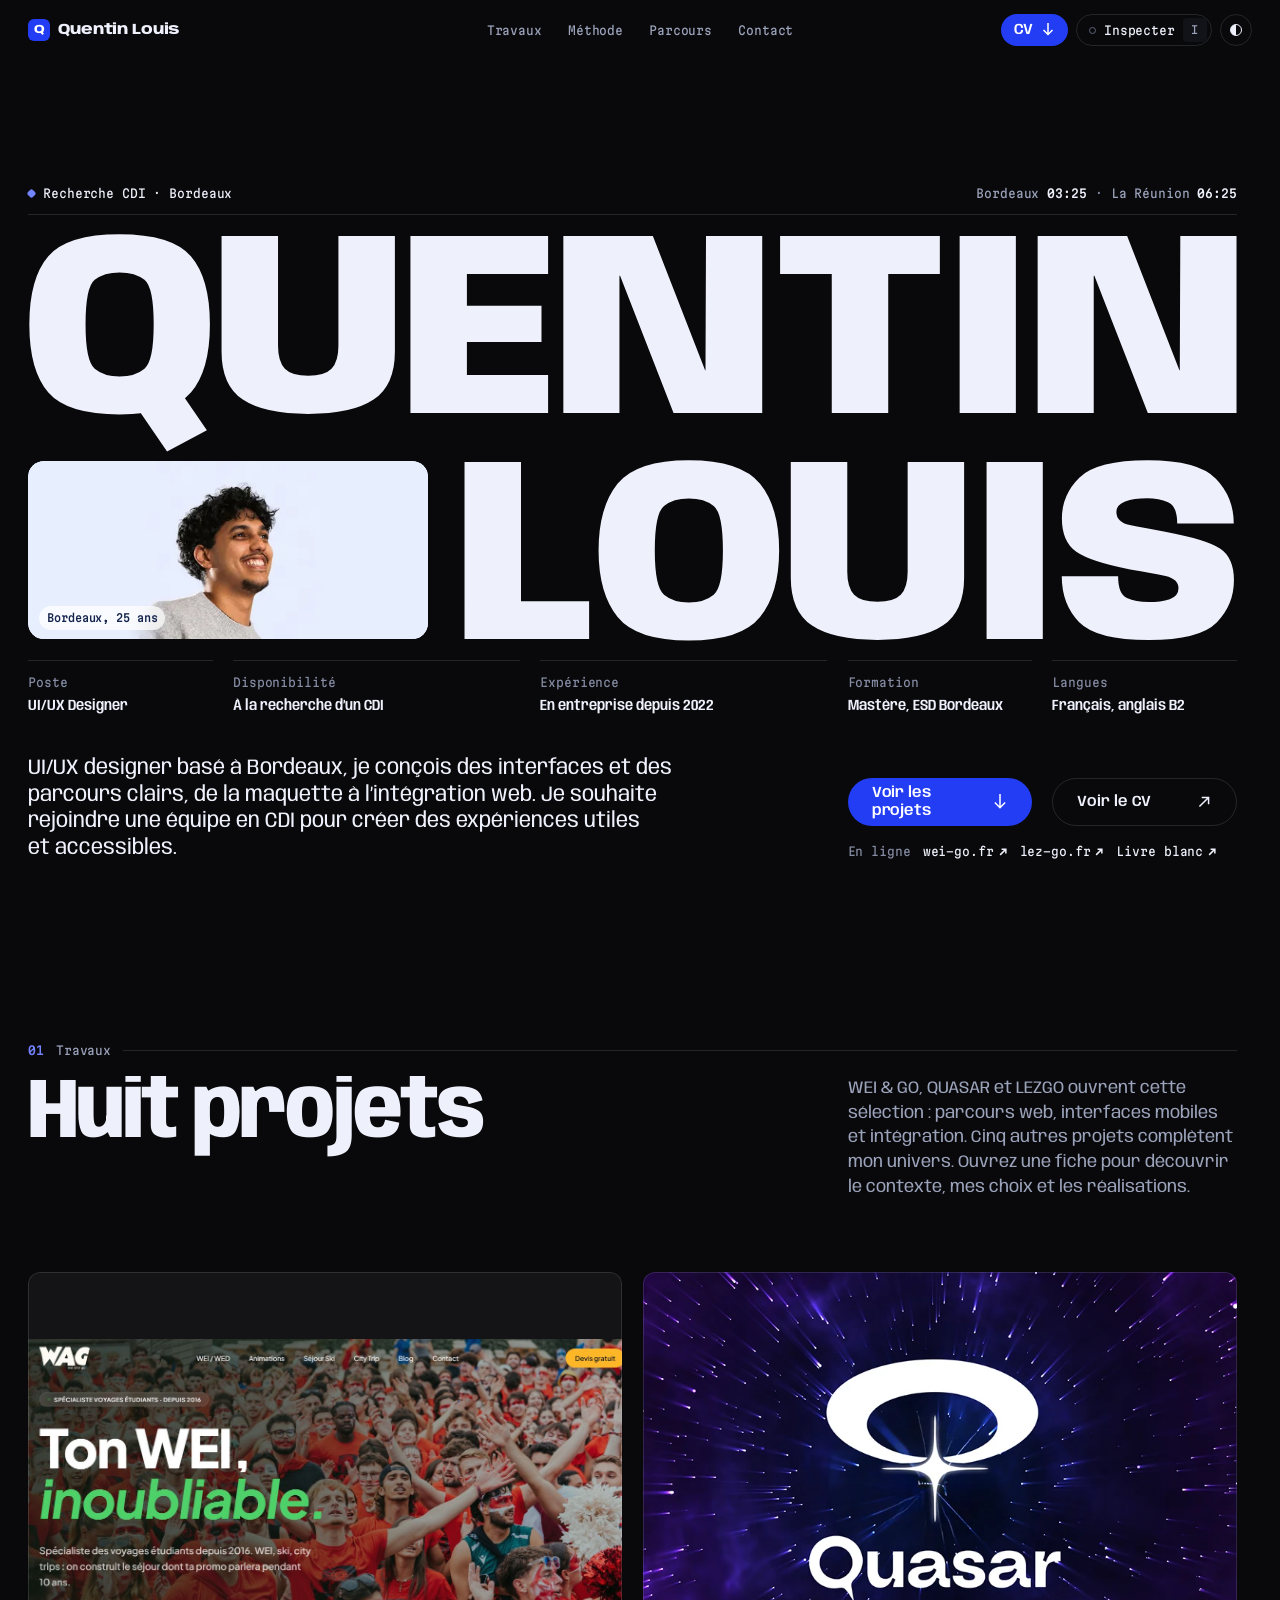
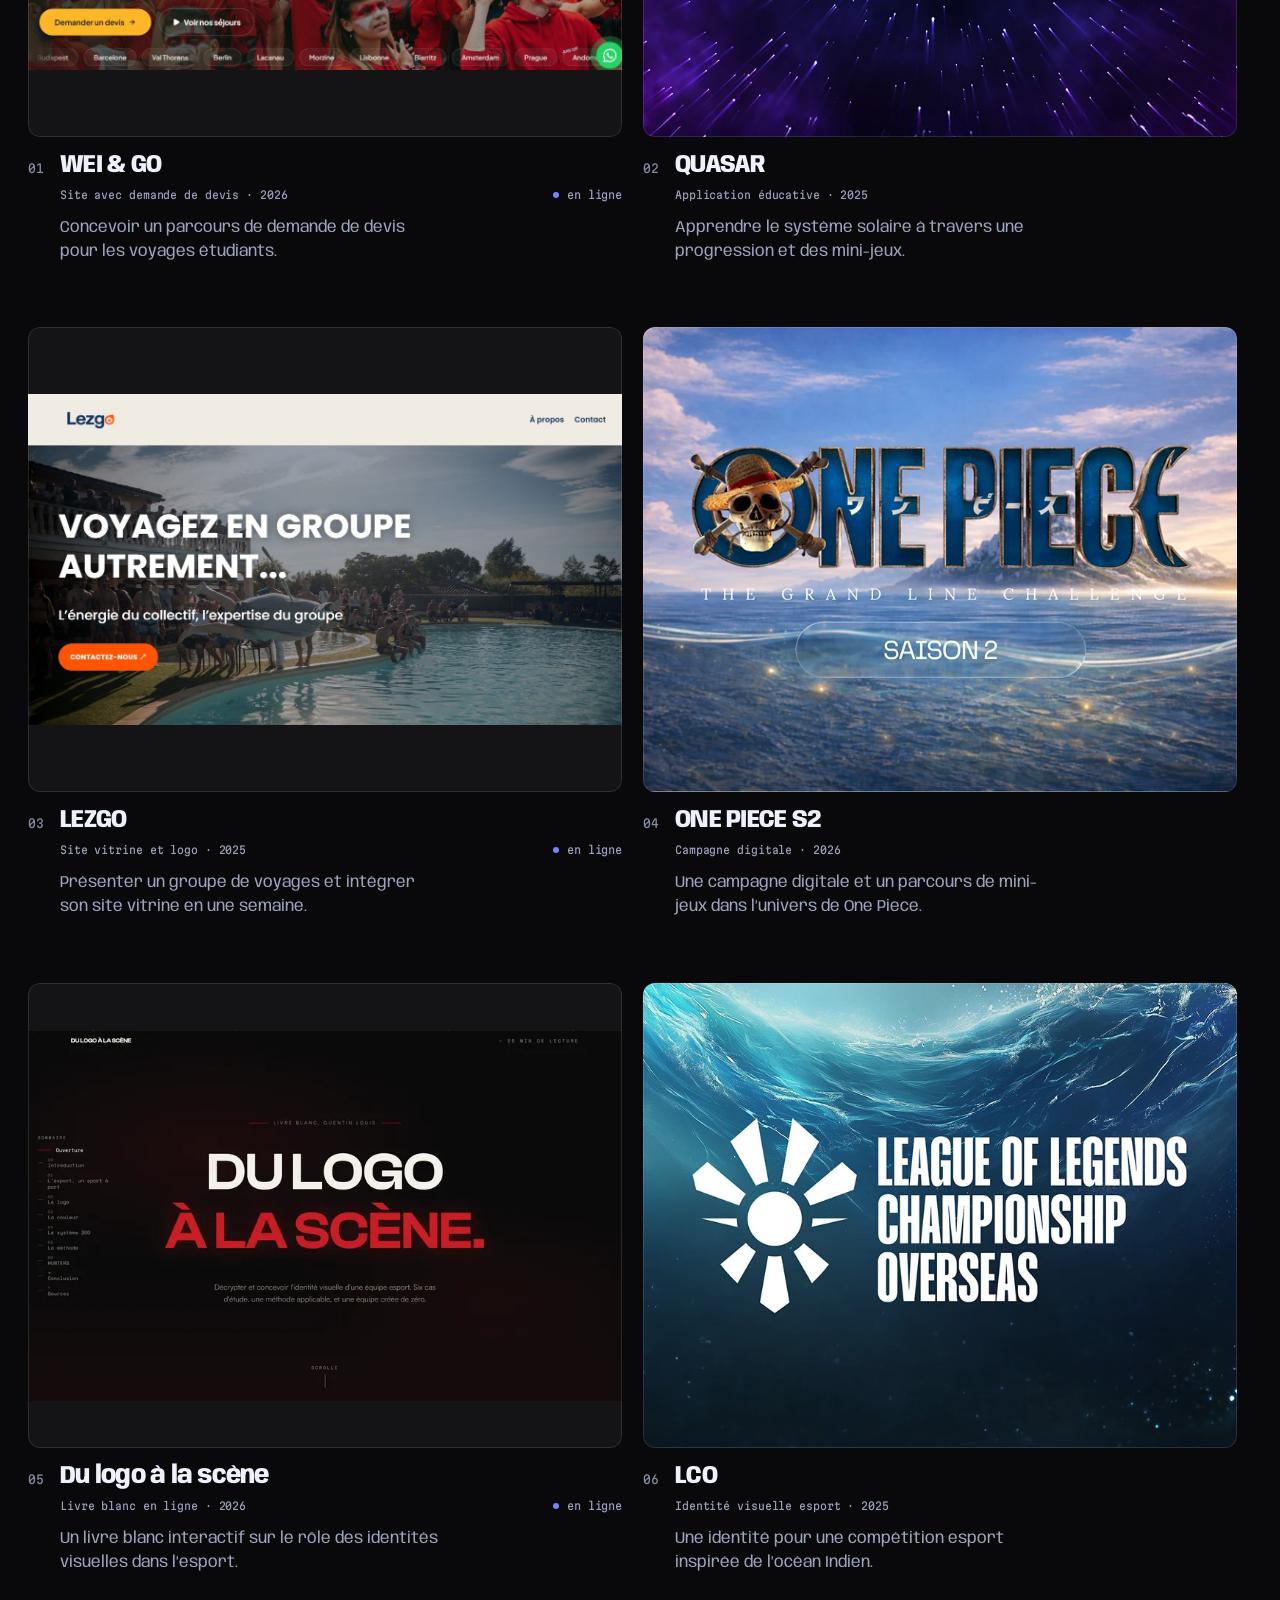
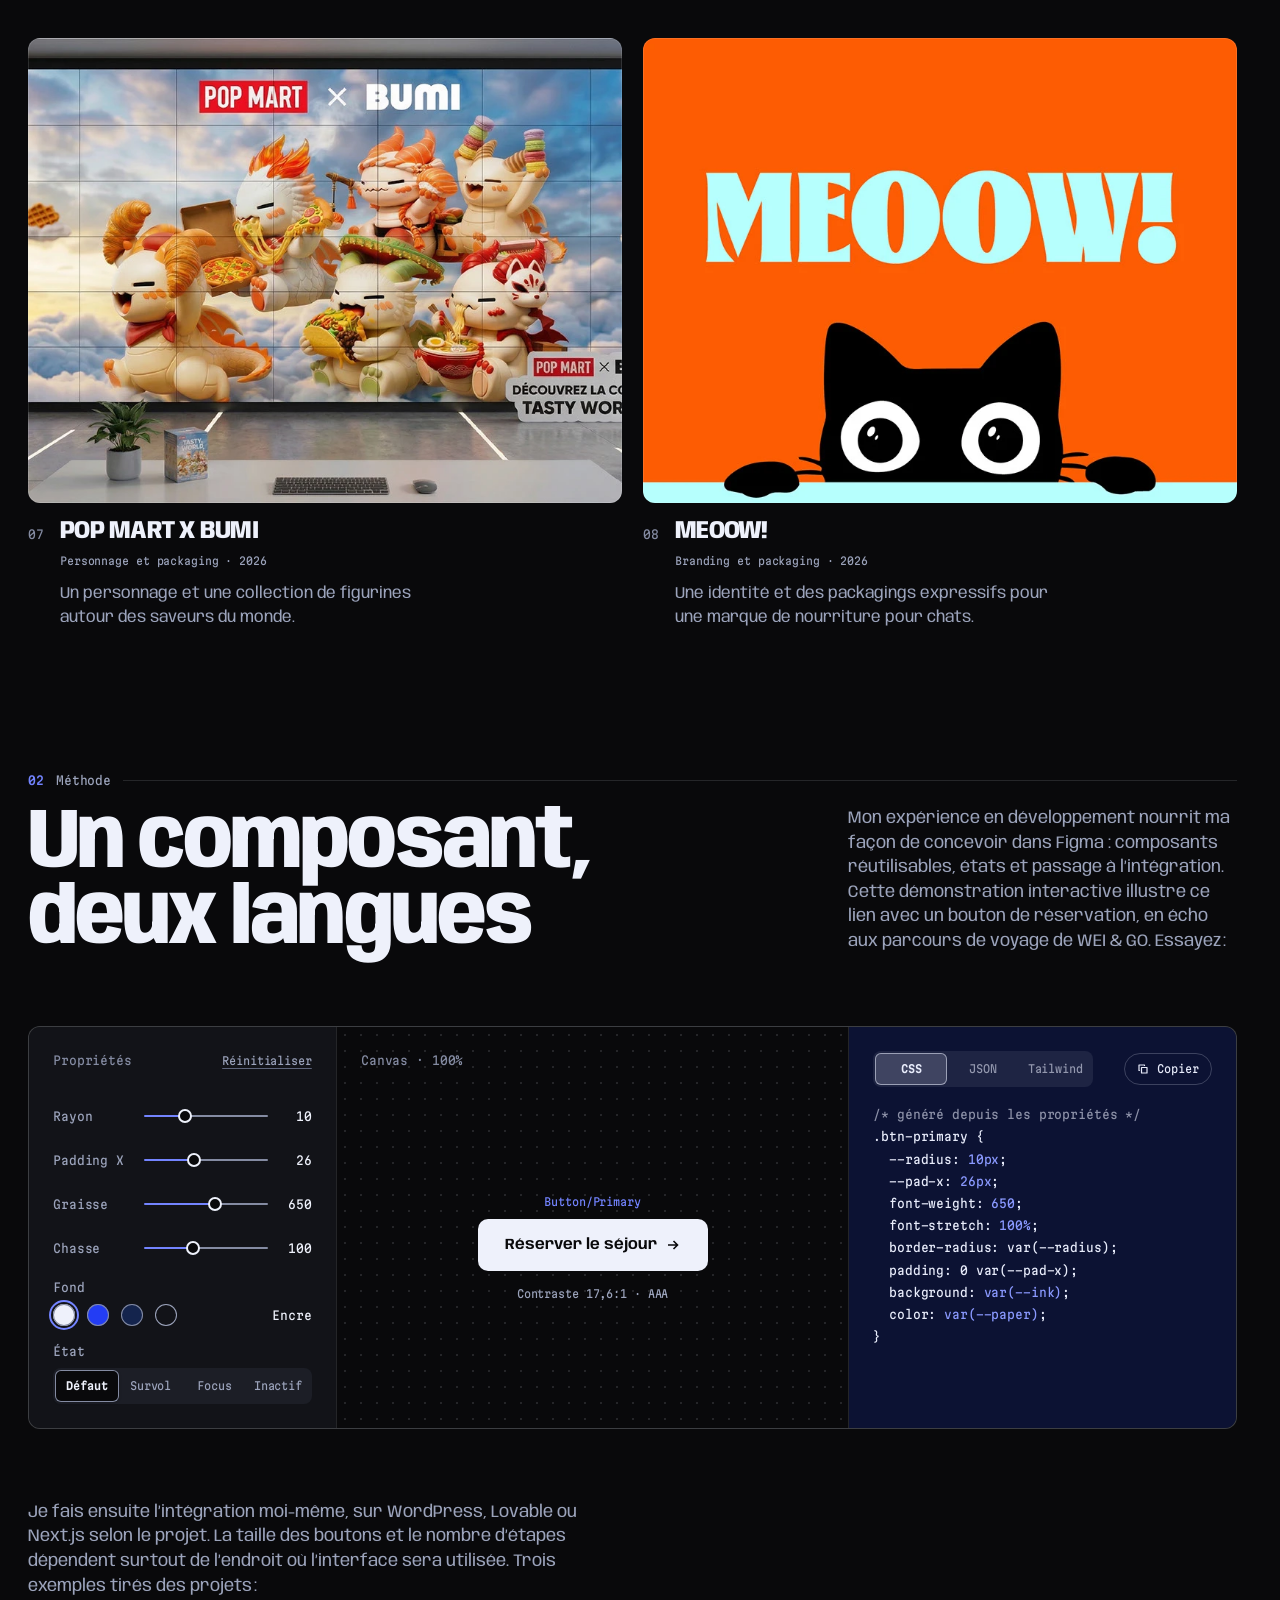
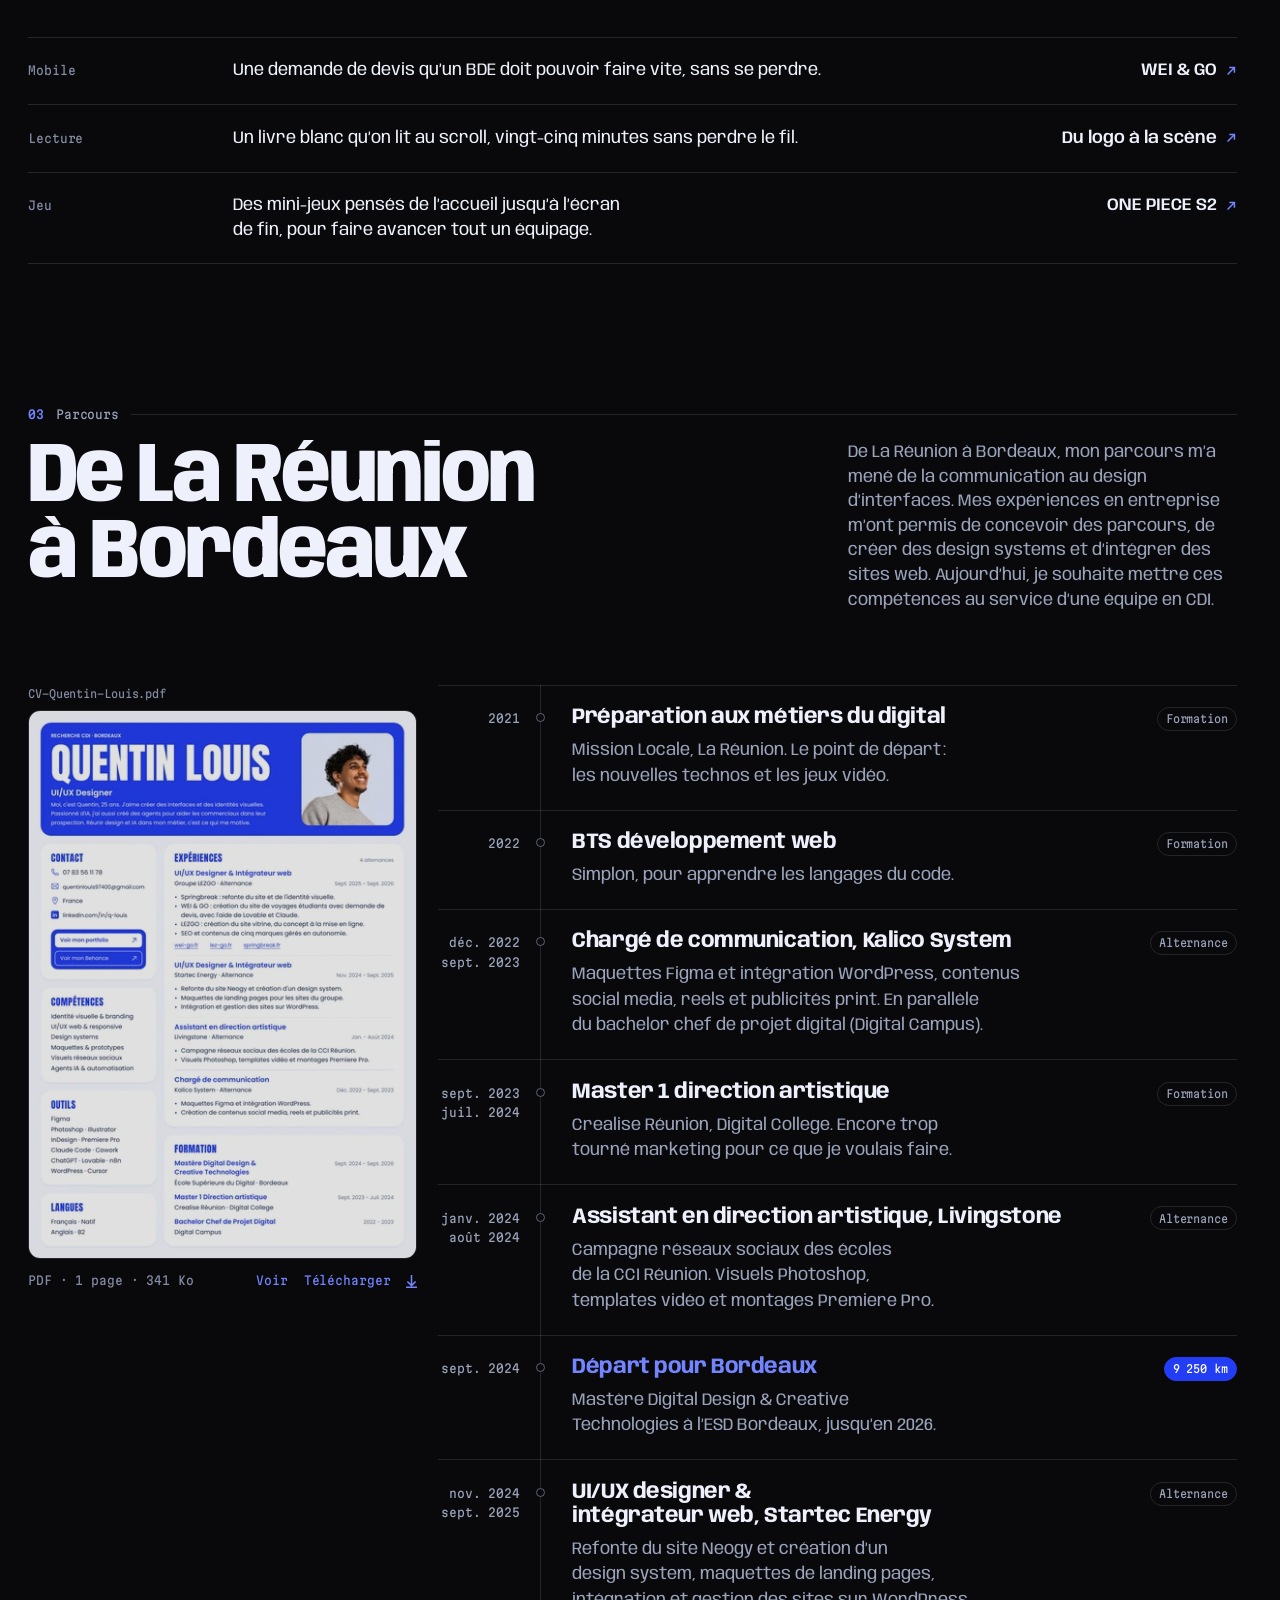
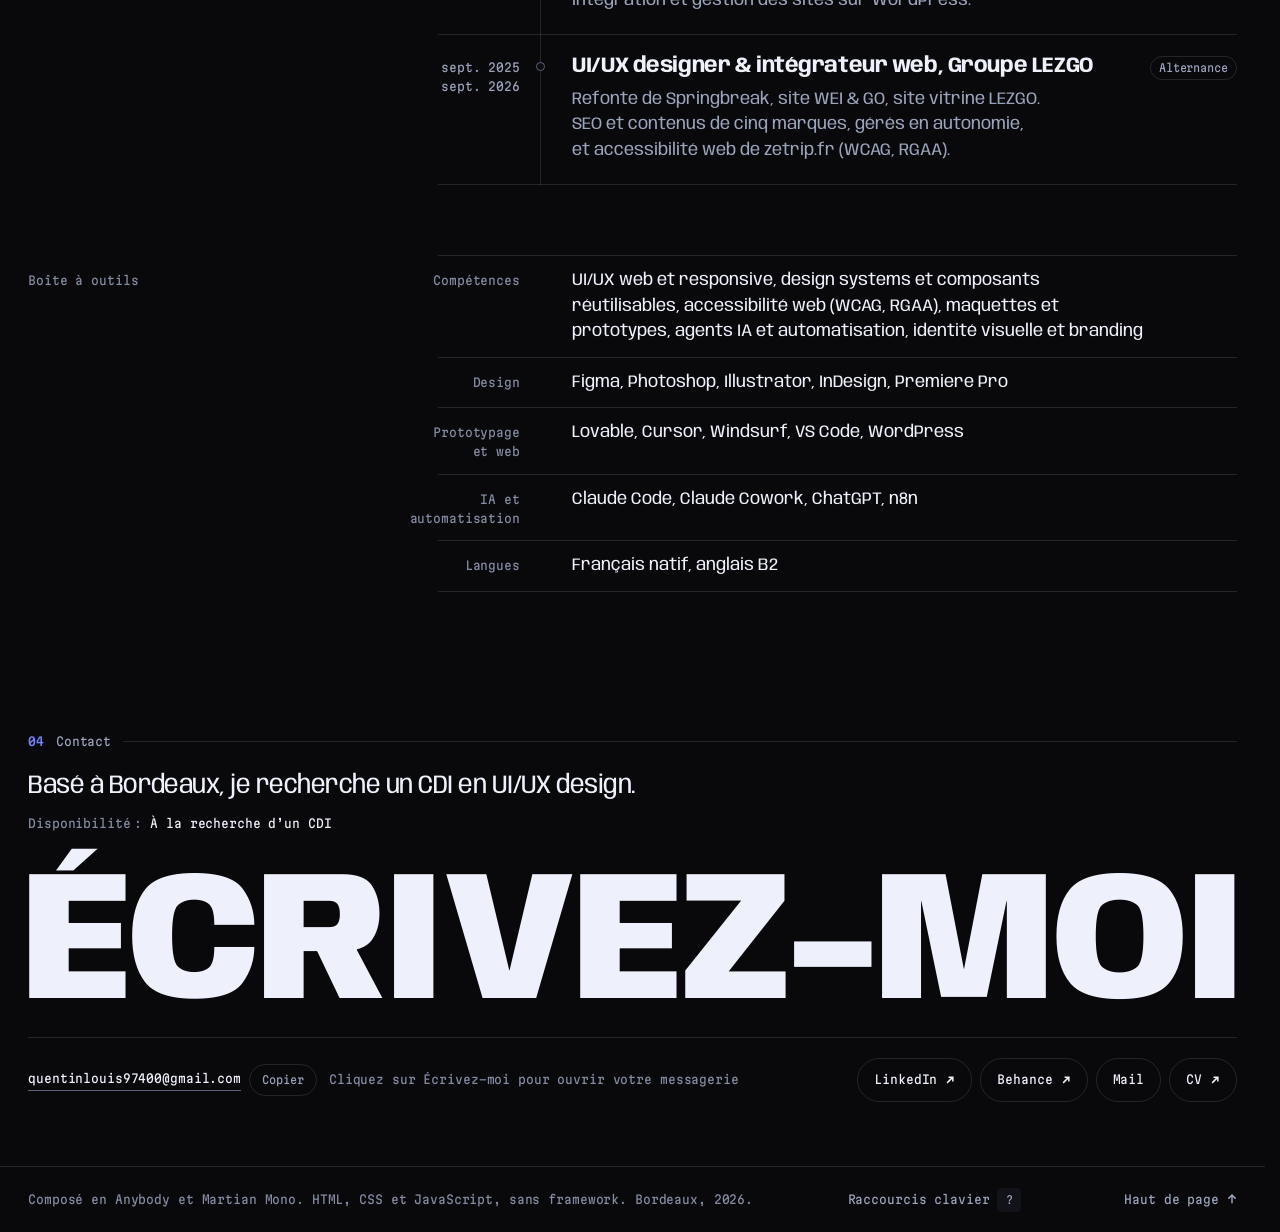
<file: index.html>
<!doctype html>
<html lang="fr">
<head>
<meta charset="utf-8">
<meta name="viewport" content="width=device-width, initial-scale=1, viewport-fit=cover">
<title>Quentin Louis, UI/UX Designer</title>
<meta name="description" content="Quentin Louis, UI/UX Designer basé à Bordeaux. Conception d’interfaces, design systems et intégration web. À la recherche d’un CDI en UI/UX design.">
<meta name="theme-color" content="#09090b">
<meta property="og:title" content="Quentin Louis, UI/UX Designer">
<meta property="og:description" content="Conception d’interfaces, design systems et intégration web. À la recherche d’un CDI en UI/UX design. Basé à Bordeaux.">
<meta property="og:type" content="profile">
<meta property="profile:first_name" content="Quentin">
<meta property="profile:last_name" content="Louis">
<meta property="og:locale" content="fr_FR">
<meta property="og:site_name" content="Quentin Louis">
<link rel="canonical" href="https://portfolio-quentin-louis.vercel.app/">
<meta property="og:url" content="https://portfolio-quentin-louis.vercel.app/">
<meta property="og:image" content="https://portfolio-quentin-louis.vercel.app/assets/og.jpg">
<meta property="og:image:width" content="1200">
<meta property="og:image:height" content="630">
<meta property="og:image:alt" content="Quentin Louis, UI/UX Designer à Bordeaux">
<meta name="twitter:card" content="summary_large_image">
<script type="application/ld+json">
{
  "@context": "https://schema.org",
  "@type": "Person",
  "url": "https://portfolio-quentin-louis.vercel.app/",
  "name": "Quentin Louis",
  "jobTitle": "UI/UX Designer",
  "address": { "@type": "PostalAddress", "addressLocality": "Bordeaux", "addressCountry": "FR" },
  "email": "mailto:quentinlouis97400@gmail.com",
  "sameAs": ["https://www.linkedin.com/in/q-louis", "https://www.behance.net/quentin_louis"],
  "knowsLanguage": ["fr", "en"],
  "alumniOf": { "@type": "EducationalOrganization", "name": "École Supérieure du Digital, Bordeaux" }
}
</script>
<link rel="icon" type="image/png" sizes="32x32" href="assets/favicon-32.png">
<link rel="apple-touch-icon" href="assets/apple-touch-icon.png">
<link rel="preload" as="font" type="font/woff2" href="assets/fonts/anybody-latin.woff2" crossorigin>
<link rel="preload" as="font" type="font/woff2" href="assets/fonts/martian-mono-latin.woff2" crossorigin>
<link rel="preload" as="image" type="image/webp" href="assets/quentin-band-1400.webp" imagesrcset="assets/quentin-band-800.webp 800w, assets/quentin-band-1400.webp 1400w" imagesizes="(max-width: 760px) 45vw, 48vw" fetchpriority="high">
<link rel="stylesheet" href="assets/vendor/lenis.css">
<link rel="stylesheet" href="style.css?v=20261014d">
<script>
// JS actif : les états de départ des animations s'appliquent. Si main.js n'a pas fini de s'initialiser en 4 s,
// ou si une erreur survient avant l'entrée du nom (is-named), tout s'affiche dans son état final,
// et la liste des travaux de secours (celle du noscript) est posée si la liste est restée vide.
document.documentElement.classList.add('js');
function qlShowAll() {
  var h = document.documentElement;
  if (h.classList.contains('is-named')) return;
  h.classList.remove('js');
  var ns = document.querySelector('#travaux noscript'), list = document.querySelector('.work-list');
  if (ns && !document.querySelector('.work-list--static') && !(list && list.children.length)) ns.insertAdjacentHTML('afterend', ns.textContent);
}
setTimeout(function () { if (!window.__qlBooted) qlShowAll(); }, 4000);
// erreur de script ou promesse rejetée sans suite (pas un fichier manquant : sans capture,
// window ne les reçoit pas)
addEventListener('error', qlShowAll);
addEventListener('unhandledrejection', qlShowAll);
try { var t = localStorage.getItem('ql-theme'); if (t) document.documentElement.dataset.theme = t; } catch (e) {}
// barre du navigateur mobile aux couleurs du thème (mise à jour par main.js au changement)
if (document.documentElement.dataset.theme === 'light') document.querySelector('meta[name="theme-color"]').content = '#f4f6ff';
</script>
</head>
<body>
<a class="skip" href="#top">Aller au contenu</a>
<a class="skip" href="#travaux">Aller aux projets</a>

<!-- Calques du mode Inspecter : grille, règles graduées (nombres posés par main.js),
     cadre de survol, sélection (8 poignées, taille dessous) et noms des blocs -->
<div class="grid-overlay" aria-hidden="true"><div class="wrap grid12"><span></span><span></span><span></span><span></span><span></span><span></span><span></span><span></span><span></span><span></span><span></span><span></span></div></div>
<div class="ruler ruler-x" aria-hidden="true"><div class="ruler-nums"></div><span class="ruler-mark"></span></div>
<div class="ruler ruler-y" aria-hidden="true"><div class="ruler-track"></div><span class="ruler-mark"></span></div>
<div class="probe" aria-hidden="true"><div class="probe-box"></div><div class="probe-tag"></div></div>
<div class="sel-box" aria-hidden="true"><span class="sel-h" style="--x:0;--y:0"></span><span class="sel-h" style="--x:.5;--y:0"></span><span class="sel-h" style="--x:1;--y:0"></span><span class="sel-h" style="--x:1;--y:.5"></span><span class="sel-h" style="--x:1;--y:1"></span><span class="sel-h" style="--x:.5;--y:1"></span><span class="sel-h" style="--x:0;--y:1"></span><span class="sel-h" style="--x:0;--y:.5"></span><span class="sel-size"></span></div>
<div class="spec-layer" aria-hidden="true"></div>

<header class="topbar">
  <div class="wrap topbar-in">
    <a href="#top" class="brand" data-spec="Logo · 15/22,5 · 780 · wdth 112"><span class="brand-mark" aria-hidden="true">Q</span>Quentin Louis</a>
    <nav class="nav" aria-label="Sections">
      <span class="nav-ind" aria-hidden="true"></span>
      <ul class="nav-list" role="list">
        <li><a href="#travaux">Travaux</a></li>
        <li><a href="#methode">Méthode</a></li>
        <li><a href="#parcours">Parcours</a></li>
        <li><a href="#contact">Contact</a></li>
      </ul>
    </nav>
    <div class="tools">
      <a class="btn btn--accent btn--sm" href="assets/CV-Quentin-Louis.pdf?v=20261014-cdi" download><span class="lbl">CV</span><span class="sr-only"> (télécharger le PDF)</span> <svg class="down" viewBox="0 0 12 14" aria-hidden="true"><path d="M6 0v11M1.5 7 6 11.5 10.5 7" fill="none" stroke="currentColor" stroke-width="1.6"/></svg></a>
      <button class="inspect-btn" type="button" aria-pressed="false" title="Afficher la grille et les specs (touche I)">
        <span class="dot"></span><span class="lbl">Inspecter</span><kbd>I</kbd>
      </button>
      <!-- au doigt (pas de touche I) : un carré à poignées, comme une sélection Figma -->
      <button class="inspect-touch only-touch" type="button" aria-pressed="false" aria-label="Mode Inspecter"><svg viewBox="0 0 14 14" aria-hidden="true"><rect x="2.5" y="2.5" width="9" height="9"/><path d="M1 1h3v3H1zM10 1h3v3h-3zM10 10h3v3h-3zM1 10h3v3H1z"/></svg></button>
      <button class="theme-btn" type="button" aria-label="Passer en thème clair"><span></span></button>
    </div>
  </div>
  <span class="progress" aria-hidden="true"></span>
</header>
<div class="inspect-chip mono"><span>Inspecter · touchez un élément</span><button type="button">Quitter</button></div>

<nav class="dock" aria-label="Sections">
  <span class="nav-ind" aria-hidden="true"></span>
  <ul class="nav-list" role="list">
    <li><a href="#travaux">Travaux</a></li>
    <li><a href="#methode">Méthode</a></li>
    <li><a href="#parcours">Parcours</a></li>
    <li><a href="#contact">Contact</a></li>
  </ul>
</nav>

<main id="top">

  <!-- HERO -->
  <section class="hero">
    <div class="wrap">
      <div class="hero-meta mono">
        <span class="status"><span aria-hidden="true"></span>Recherche CDI · Bordeaux</span>
        <span class="meta-clocks"><span class="sr-only">Heure locale à </span>Bordeaux <b data-clock="Europe/Paris">--:--</b><span class="meta-sep" aria-hidden="true">·</span><span class="sr-only">Heure locale à </span>La Réunion <b data-clock="Indian/Reunion">--:--</b></span>
      </div>

      <h1 class="name" data-spec="H1 · Anybody 850 · largeur ajustée au conteneur" data-spec-short="H1 · Anybody 850">
        <span class="name-lines" aria-hidden="true">
          <span class="name-line name-line--1"><span class="name-word" data-split>Quentin</span></span>
          <span class="name-line name-line--2">
            <span class="name-photo" data-spec="Photo · hauteur = capitales">
              <!-- image panoramique : fond prolongé sur les côtés, la tête reste entière dans le bandeau -->
              <picture>
                <source type="image/webp" srcset="assets/quentin-band-800.webp 800w, assets/quentin-band-1400.webp 1400w" sizes="(max-width: 760px) 45vw, 48vw">
                <img src="assets/quentin-band-1400.jpg" srcset="assets/quentin-band-800.jpg 800w, assets/quentin-band-1400.jpg 1400w" sizes="(max-width: 760px) 45vw, 48vw" alt="" width="1400" height="430" fetchpriority="high">
              </picture>
              <span class="name-photo-tag mono">Bordeaux, 25 ans</span>
            </span>
            <span class="name-word" data-split>Louis</span>
          </span>
        </span>
        <span class="sr-only">Quentin Louis</span>
      </h1>
      <p class="sr-only">Portrait de Quentin Louis. Bordeaux, 25 ans.</p>

      <dl class="brief grid12" data-spec="Composant/Candidat · 5 propriétés">
        <div class="brief-cell"><dt class="mono">Poste</dt><dd>UI/UX <span lang="en">Designer</span></dd></div>
        <div class="brief-cell"><dt class="mono">Disponibilité</dt><dd><span data-avail>À la recherche d’un CDI</span></dd></div>
        <div class="brief-cell"><dt class="mono">Expérience</dt><dd>En entreprise depuis 2022</dd></div>
        <div class="brief-cell"><dt class="mono">Formation</dt><dd>Mastère, ESD Bordeaux</dd></div>
        <div class="brief-cell"><dt class="mono">Langues</dt><dd>Français, anglais B2</dd></div>
      </dl>

      <div class="hero-foot grid12">
        <p class="lede" data-spec="Lede · clamp(20px, 1.667vw, 24px) / 1.25">
          UI/UX designer basé à Bordeaux, je conçois des interfaces et des parcours clairs, de la maquette à l’intégration web. Je souhaite rejoindre une équipe en CDI pour créer des expériences utiles et accessibles.
        </p>
        <div class="hero-side">
          <div class="cta-row">
            <a class="btn btn--accent" href="#travaux"><span class="lbl">Voir les projets</span> <svg class="down" viewBox="0 0 12 14" aria-hidden="true"><path d="M6 0v12M1.5 7.5 6 12l4.5-4.5" fill="none" stroke="currentColor" stroke-width="1.6"/></svg></a>
            <a class="btn btn--ghost" href="assets/CV-Quentin-Louis.pdf?v=20261014-cdi" target="_blank" rel="noopener"><span class="lbl">Voir le CV</span><span class="sr-only"> (PDF, nouvel onglet)</span> <svg class="out" viewBox="0 0 14 14" aria-hidden="true"><path d="M3 11 11 3M5 3h6v6" fill="none" stroke="currentColor" stroke-width="1.5"/></svg></a>
          </div>
          <!-- libellé puis liste : même rendu en ligne (flex), lu comme une liste de trois sites -->
          <div class="live mono"><p class="live-label">En ligne</p><ul class="live-list" role="list"><li><a href="https://wei-go.fr" target="_blank" rel="noopener">wei-go.fr<svg class="ic out" viewBox="0 0 14 14" aria-hidden="true" focusable="false"><path d="M3 11 11 3M5 3h6v6"/></svg><span class="sr-only"> (nouvel onglet)</span></a></li><li><a href="https://lez-go.fr" target="_blank" rel="noopener">lez-go.fr<svg class="ic out" viewBox="0 0 14 14" aria-hidden="true" focusable="false"><path d="M3 11 11 3M5 3h6v6"/></svg><span class="sr-only"> (nouvel onglet)</span></a></li><li><a href="https://du-logo-a-la-scene.vercel.app" target="_blank" rel="noopener">Livre blanc<span class="sr-only"> : du-logo-a-la-scene.vercel.app</span><svg class="ic out" viewBox="0 0 14 14" aria-hidden="true" focusable="false"><path d="M3 11 11 3M5 3h6v6"/></svg><span class="sr-only"> (nouvel onglet)</span></a></li></ul></div>
        </div>
      </div>
    </div>
  </section>

  <!-- TRAVAUX -->
  <section class="work" id="travaux">
    <div class="wrap">
      <header class="sec-head grid12">
        <p class="eyebrow mono reveal"><b>01</b> Travaux</p>
        <h2 class="sec-title" data-spec="H2 · clamp(44px, 6.6vw, 112px) / .9">Huit projets</h2>
        <p class="sec-note reveal">WEI &amp; GO, QUASAR et LEZGO ouvrent cette sélection : parcours web, interfaces mobiles et intégration. Cinq autres projets complètent mon univers.<span class="no-print"> Ouvrez une fiche pour découvrir le contexte, mes choix et les réalisations.</span></p>
      </header>

      <div class="work-head mono" aria-hidden="true">
        <span>N°</span><span>Projet</span><span>Type</span><span>Rôle</span><span>Année</span>
      </div>
      <ol class="work-list work-list--grid work-list--ux" data-spec="Sélection · huit projets · cartes avec aperçu"></ol>
      <noscript>
        <ol class="work-list work-list--static">
          <li class="work-row"><span class="n mono">01</span><span class="ttl"><a href="https://wei-go.fr" target="_blank" rel="noopener">WEI &amp; GO<span class="sr-only"> (nouvel onglet)</span></a></span><span class="kind mono">Site avec demande de devis</span><span class="yr mono">2026</span></li>
          <li class="work-row"><span class="n mono">02</span><span class="ttl"><a href="https://www.behance.net/gallery/227402211/QUASAR-Application-ducative" target="_blank" rel="noopener">QUASAR<span class="sr-only"> (nouvel onglet)</span></a></span><span class="kind mono">Application éducative</span><span class="yr mono">2025</span></li>
          <li class="work-row"><span class="n mono">03</span><span class="ttl"><a href="https://lez-go.fr" target="_blank" rel="noopener">LEZGO<span class="sr-only"> (nouvel onglet)</span></a></span><span class="kind mono">Site vitrine et logo</span><span class="yr mono">2025</span></li>
          <li class="work-row"><span class="n mono">04</span><span class="ttl"><a href="https://www.behance.net/gallery/242417537/DIGITAL-CAMPAIGN-ONE-PIECE-S2" target="_blank" rel="noopener">ONE PIECE S2<span class="sr-only"> (nouvel onglet)</span></a></span><span class="kind mono">Campagne digitale</span><span class="yr mono">2026</span></li>
          <li class="work-row"><span class="n mono">05</span><span class="ttl"><a href="https://du-logo-a-la-scene.vercel.app" target="_blank" rel="noopener">Du logo à la scène<span class="sr-only"> (nouvel onglet)</span></a></span><span class="kind mono">Livre blanc en ligne</span><span class="yr mono">2026</span></li>
          <li class="work-row"><span class="n mono">06</span><span class="ttl"><a href="https://www.behance.net/gallery/226161957/LCO-League-of-Legends-Championship-Overseas" target="_blank" rel="noopener">LCO<span class="sr-only"> (nouvel onglet)</span></a></span><span class="kind mono">Identité visuelle esport</span><span class="yr mono">2025</span></li>
          <li class="work-row"><span class="n mono">07</span><span class="ttl"><a href="https://www.behance.net/gallery/246152569/POP-MART-X-BUMI-BRANDING-2026" target="_blank" rel="noopener">POP MART X BUMI<span class="sr-only"> (nouvel onglet)</span></a></span><span class="kind mono">Personnage et packaging</span><span class="yr mono">2026</span></li>
          <li class="work-row"><span class="n mono">08</span><span class="ttl"><a href="https://www.behance.net/gallery/247879525/MEOOW-CAT-FOOD-BRANDING" target="_blank" rel="noopener">MEOOW!<span class="sr-only"> (nouvel onglet)</span></a></span><span class="kind mono">Branding et packaging</span><span class="yr mono">2026</span></li>
        </ol>
      </noscript>
    </div>
    <div class="peek" aria-hidden="true"><div class="peek-in"></div></div>
  </section>

  <!-- MÉTHODE -->
  <section class="method" id="methode">
    <div class="wrap">
      <header class="sec-head grid12">
        <p class="eyebrow mono reveal"><b>02</b> Méthode</p>
        <h2 class="sec-title">Un composant,<br>deux langues</h2>
        <p class="sec-note reveal">Mon expérience en développement nourrit ma façon de concevoir dans Figma : composants réutilisables, états et passage à l’intégration. Cette démonstration interactive illustre ce lien avec un bouton de réservation, en écho aux parcours de voyage de WEI &amp; GO.<span class="no-print"> Essayez :</span></p>
      </header>

      <div class="lab reveal" data-spec="Playground · 3 panneaux · gap 1px">
        <div class="lab-panel lab-props">
          <div class="lab-head">
            <h3 class="lab-label mono">Propriétés</h3>
            <button class="lab-reset mono" type="button">Réinitialiser</button>
          </div>
          <!-- un libellé par curseur ; la valeur visible est doublée par aria-valuetext (main.js) -->
          <div class="field"><label for="lab-radius">Rayon</label><input id="lab-radius" type="range" min="0" max="32" value="10" data-token="radius"><output for="lab-radius" aria-hidden="true">10</output></div>
          <div class="field"><label for="lab-padx">Padding X</label><input id="lab-padx" type="range" min="12" max="48" value="26" data-token="padx"><output for="lab-padx" aria-hidden="true">26</output></div>
          <div class="field"><label for="lab-weight">Graisse</label><input id="lab-weight" type="range" min="300" max="900" step="50" value="650" data-token="weight"><output for="lab-weight" aria-hidden="true">650</output></div>
          <div class="field"><label for="lab-wdth">Chasse</label><input id="lab-wdth" type="range" min="75" max="140" value="100" data-token="wdth"><output for="lab-wdth" aria-hidden="true">100</output></div>
          <div class="field field--seg">
            <span id="lab-fill">Fond</span>
            <div class="swatches" role="radiogroup" aria-labelledby="lab-fill">
              <span class="sw-ring" aria-hidden="true"></span>
              <button type="button" role="radio" aria-checked="true" tabindex="0" aria-label="Encre" data-fill="ink"></button>
              <button type="button" role="radio" aria-checked="false" tabindex="-1" aria-label="Bleu" data-fill="accent"></button>
              <button type="button" role="radio" aria-checked="false" tabindex="-1" aria-label="Marine" data-fill="navy"></button>
              <button type="button" role="radio" aria-checked="false" tabindex="-1" aria-label="Contour" data-fill="outline"></button>
              <span class="sw-name" aria-hidden="true">Encre</span>
            </div>
          </div>
          <div class="field field--seg">
            <span>État</span>
            <div class="seg" role="radiogroup" aria-label="État du bouton" style="--n:4">
              <span class="seg-ind" aria-hidden="true"></span>
              <button type="button" role="radio" aria-checked="true" tabindex="0" data-state="default">Défaut</button>
              <button type="button" role="radio" aria-checked="false" tabindex="-1" data-state="hover">Survol</button>
              <button type="button" role="radio" aria-checked="false" tabindex="-1" data-state="focus">Focus</button>
              <button type="button" role="radio" aria-checked="false" tabindex="-1" data-state="disabled">Inactif</button>
            </div>
          </div>
        </div>

        <div class="lab-panel lab-stage">
          <h3 class="lab-label mono"><span class="sr-only">Aperçu : </span>Canvas · 100%</h3>
          <div class="stage">
            <span class="stage-frame mono" id="demo-frame">Button/Primary</span><span class="sr-only" id="demo-note">Aperçu du composant, sans action</span>
            <button class="demo-btn" type="button" aria-describedby="demo-frame demo-note">Réserver le séjour <svg viewBox="0 0 16 16" aria-hidden="true"><path d="M3 8h9M8.5 4l4 4-4 4" fill="none" stroke="currentColor" stroke-width="1.6"/></svg></button>
            <p class="contrast mono" aria-live="polite"></p>
          </div>
        </div>

        <!-- code généré en trois formats ; replié sous 760 px (main.js) -->
        <div class="lab-panel lab-code">
          <details class="lab-details" open>
            <summary class="mono">Voir le code généré</summary>
            <div class="lab-head">
              <div class="seg seg--tabs mono" role="tablist" aria-label="Format du code" style="--n:3">
                <span class="seg-ind" aria-hidden="true"></span>
                <button type="button" role="tab" id="tab-css" aria-selected="true" aria-controls="lab-out" tabindex="0" data-fmt="css">CSS</button>
                <button type="button" role="tab" id="tab-json" aria-selected="false" aria-controls="lab-out" tabindex="-1" data-fmt="json">JSON</button>
                <button type="button" role="tab" id="tab-tw" aria-selected="false" aria-controls="lab-out" tabindex="-1" data-fmt="tw">Tailwind</button>
              </div>
              <button class="lab-copy mono" type="button"><svg viewBox="0 0 24 24" aria-hidden="true"><path class="i-copy" d="M9 9h11v11H9zM5 15H4V4h11v1"/><path class="i-check" pathLength="1" d="M4 12.5 9.5 18 20 6.5"/></svg><span class="lab-copy-lbl">Copier</span><span class="sr-only"> le code</span></button>
              <span class="sr-only" aria-live="polite"></span>
            </div>
<pre class="mono" id="lab-out" role="tabpanel" aria-labelledby="tab-css" tabindex="0" data-lenis-prevent><code><span class="c">/* généré depuis les propriétés */</span>
.btn-primary {
  --radius: <b>10px</b>;
  --pad-x: <b>26px</b>;
  font-weight: <b>650</b>;
  font-stretch: <b>100%</b>;
  border-radius: var(--radius);
  padding: 0 var(--pad-x);
  background: <b>var(--ink)</b>;
  color: <b>var(--paper)</b>;
}</code></pre>
          </details>
        </div>
      </div>

      <div class="method-intro grid12">
        <p class="method-note reveal">Je fais ensuite l’intégration moi-même, sur WordPress, Lovable ou Next.js selon le projet. La taille des boutons et le nombre d’étapes dépendent surtout de l’endroit où l’interface sera utilisée. Trois exemples tirés des projets :</p>
      </div>
      <ol class="contexts">
        <li class="grid12 reveal"><span class="mono">Mobile</span><p>Une demande de devis qu’un BDE doit pouvoir faire vite, sans se perdre.</p><button type="button" data-case="wei" aria-label="WEI &amp; GO, ouvrir la fiche">WEI &amp; GO <svg class="out" viewBox="0 0 14 14" aria-hidden="true"><path d="M3 11 11 3M5 3h6v6" fill="none" stroke="currentColor" stroke-width="1.5"/></svg></button></li>
        <li class="grid12 reveal" style="--d:80ms"><span class="mono">Lecture</span><p>Un livre blanc qu’on lit au scroll, vingt-cinq minutes sans perdre le fil.</p><button type="button" data-case="livre-blanc" aria-label="Du logo à la scène, ouvrir la fiche">Du logo à la scène <svg class="out" viewBox="0 0 14 14" aria-hidden="true"><path d="M3 11 11 3M5 3h6v6" fill="none" stroke="currentColor" stroke-width="1.5"/></svg></button></li>
        <li class="grid12 reveal" style="--d:160ms"><span class="mono">Jeu</span><p>Des mini-jeux pensés de l’accueil jusqu’à l’écran de fin, pour faire avancer tout un équipage.</p><button type="button" data-case="one-piece" aria-label="ONE PIECE S2, ouvrir la fiche">ONE PIECE S2 <svg class="out" viewBox="0 0 14 14" aria-hidden="true"><path d="M3 11 11 3M5 3h6v6" fill="none" stroke="currentColor" stroke-width="1.5"/></svg></button></li>
      </ol>
    </div>
  </section>

  <!-- PARCOURS -->
  <section class="path" id="parcours">
    <div class="wrap">
      <header class="sec-head grid12">
        <p class="eyebrow mono reveal"><b>03</b> Parcours</p>
        <h2 class="sec-title">De La Réunion<br>à Bordeaux</h2>
        <p class="sec-note reveal">De La Réunion à Bordeaux, mon parcours m’a mené de la communication au design d’interfaces. Mes expériences en entreprise m’ont permis de concevoir des parcours, de créer des design systems et d’intégrer des sites web. Aujourd’hui, je souhaite mettre ces compétences au service d’une équipe en CDI.</p>
      </header>

      <div class="path-grid grid12">
        <!-- le CV comme un cadre Figma : nom du fichier au-dessus, poids dessous (349 574 octets = 341 Ko, titre et langue du PDF compris) -->
        <div class="cv-card reveal" data-spec="CV · A4 · PDF">
          <p class="cv-label mono">CV-Quentin-Louis.pdf</p>
          <a class="cv-thumb" href="assets/CV-Quentin-Louis.pdf?v=20261014-cdi" target="_blank" rel="noopener"><picture><source type="image/webp" srcset="assets/cv-apercu-400.webp?v=20261014-cdi 400w, assets/cv-apercu-800.webp?v=20261014-cdi 800w" sizes="(max-width: 760px) 264px, 31vw"><img src="assets/cv-apercu-800.jpg?v=20261014-cdi" srcset="assets/cv-apercu-400.jpg?v=20261014-cdi 400w, assets/cv-apercu-800.jpg?v=20261014-cdi 800w" sizes="(max-width: 760px) 264px, 31vw" alt="Voir le CV" width="910" height="1287" loading="lazy" decoding="async"></picture><span class="sr-only"> (PDF, nouvel onglet)</span></a>
          <p class="cv-meta mono"><span>PDF · 1 page · 341 Ko</span><span class="cv-acts"><a href="assets/CV-Quentin-Louis.pdf?v=20261014-cdi" target="_blank" rel="noopener">Voir<span class="sr-only"> le CV (PDF, nouvel onglet)</span></a><a class="cv-dl" href="assets/CV-Quentin-Louis.pdf?v=20261014-cdi" download>Télécharger<span class="sr-only"> le CV (PDF, 341 Ko)</span> <svg viewBox="0 0 12 14" aria-hidden="true"><path d="M6 0v11M1.5 7 6 11.5 10.5 7M0 13.3h12" fill="none" stroke="currentColor" stroke-width="1.4"/></svg></a></span></p>
        </div>

        <div class="timeline">
          <span class="rail" aria-hidden="true"><span></span></span>
          <ol>
          <li class="reveal"><time class="mono" datetime="2021"><span>2021</span></time><div><h3>Préparation aux métiers du digital</h3><p>Mission Locale, La Réunion. Le point de départ : les nouvelles technos et les jeux vidéo.</p></div><span class="tag mono">Formation</span></li>
          <li class="reveal"><time class="mono" datetime="2022"><span>2022</span></time><div><h3>BTS développement web</h3><p>Simplon, pour apprendre les langages du code.</p></div><span class="tag mono">Formation</span></li>
          <li class="reveal"><time class="mono" datetime="2022-12"><span>déc. 2022</span><span class="sr-only"> à </span><span>sept. 2023</span></time><div><h3>Chargé de communication, Kalico System</h3><p>Maquettes Figma et intégration WordPress, contenus <span lang="en">social media</span>, reels et publicités print. En parallèle du bachelor chef de projet digital (Digital Campus).</p></div><span class="tag mono">Alternance</span></li>
          <li class="reveal"><time class="mono" datetime="2023-09"><span>sept. 2023</span><span class="sr-only"> à </span><span>juil. 2024</span></time><div><h3>Master 1 direction artistique</h3><p>Crealise Réunion, Digital College. Encore trop tourné marketing pour ce que je voulais faire.</p></div><span class="tag mono">Formation</span></li>
          <li class="reveal"><time class="mono" datetime="2024-01"><span>janv. 2024</span><span class="sr-only"> à </span><span>août 2024</span></time><div><h3>Assistant en direction artistique, Livingstone</h3><p>Campagne réseaux sociaux des écoles de la CCI Réunion. Visuels Photoshop, templates vidéo et montages Premiere Pro.</p></div><span class="tag mono">Alternance</span></li>
          <li class="reveal is-move"><time class="mono" datetime="2024-09"><span>sept. 2024</span></time><div><h3>Départ pour Bordeaux</h3><p>Mastère Digital Design &amp; Creative Technologies à l’ESD Bordeaux, jusqu’en 2026.</p></div><span class="tag mono">9 250 km</span></li>
          <li class="reveal"><time class="mono" datetime="2024-11"><span>nov. 2024</span><span class="sr-only"> à </span><span>sept. 2025</span></time><div><h3>UI/UX designer &amp; intégrateur web, Startec Energy</h3><p>Refonte du site Neogy et création d’un design system, maquettes de <span lang="en">landing pages</span>, intégration et gestion des sites sur WordPress.</p></div><span class="tag mono">Alternance</span></li>
          <li class="reveal"><time class="mono" datetime="2025-09"><span>sept. 2025</span><span class="sr-only"> à </span><span>sept. 2026</span></time><div><h3>UI/UX designer &amp; intégrateur web, Groupe LEZGO</h3><p>Refonte de Springbreak, site WEI &amp; GO, site vitrine LEZGO. SEO et contenus de cinq marques, gérés en autonomie, et accessibilité web de zetrip.fr (WCAG, RGAA).</p></div><span class="tag mono">Alternance</span></li>
          </ol>
        </div>
      </div>

      <!-- boîte à outils : un tableau de propriétés, comme les faits d’une fiche projet -->
      <div class="kit grid12">
        <h3 class="kit-title mono reveal">Boîte à outils</h3>
        <dl class="kit-table">
          <div class="reveal" style="--d:0ms"><dt class="mono">Compétences</dt><dd>UI/UX web et responsive, design systems et composants réutilisables, accessibilité web (WCAG, RGAA), maquettes et prototypes, agents IA et automatisation, identité visuelle et branding</dd></div>
          <div class="reveal" style="--d:60ms"><dt class="mono">Design</dt><dd>Figma, Photoshop, Illustrator, InDesign, Premiere Pro</dd></div>
          <div class="reveal" style="--d:120ms"><dt class="mono">Prototypage et web</dt><dd>Lovable, Cursor, Windsurf, VS Code, WordPress</dd></div>
          <div class="reveal" style="--d:180ms"><dt class="mono">IA et automatisation</dt><dd>Claude Code, Claude Cowork, ChatGPT, n8n</dd></div>
          <div class="reveal" style="--d:240ms"><dt class="mono">Langues</dt><dd>Français natif, anglais B2</dd></div>
        </dl>
      </div>
    </div>
  </section>

  <!-- CONTACT -->
  <section class="contact" id="contact">
    <div class="wrap">
      <p class="eyebrow mono reveal"><b>04</b> Contact</p>
      <h2 class="contact-kicker reveal">Basé à Bordeaux, je recherche un CDI en UI/UX design.</h2>
      <p class="contact-avail mono reveal">Disponibilité : <span>À la recherche d’un CDI</span></p>
      <!-- Contact direct ; le bouton Copier reste disponible à côté de l’adresse. -->
      <button class="mail" type="button" data-mail="quentinlouis97400@gmail.com" data-spec="CTA · ouvre la messagerie" aria-label="Écrivez-moi : écrire à quentinlouis97400@gmail.com">
        <span class="mail-txt" data-split>Écrivez-moi</span>
      </button>
      <div class="contact-row">
        <p class="mail-sub mono">
          <span class="mail-line"><a class="mail-addr" href="mailto:quentinlouis97400@gmail.com">quentinlouis97400@gmail.com</a><button class="mail-copy mono" type="button"><span>Copier</span><span class="sr-only"> l’adresse</span></button><span class="sr-only" aria-live="polite"></span></span>
          <span class="mail-hint">Cliquez sur Écrivez-moi pour ouvrir votre messagerie</span>
        </p>
        <ul class="links mono">
          <li><a href="https://www.linkedin.com/in/q-louis" target="_blank" rel="noopener">LinkedIn <svg class="ic out" viewBox="0 0 14 14" aria-hidden="true" focusable="false"><path d="M3 11 11 3M5 3h6v6"/></svg><span class="sr-only"> (nouvel onglet)</span></a></li>
          <li><a href="https://www.behance.net/quentin_louis" target="_blank" rel="noopener">Behance <svg class="ic out" viewBox="0 0 14 14" aria-hidden="true" focusable="false"><path d="M3 11 11 3M5 3h6v6"/></svg><span class="sr-only"> (nouvel onglet)</span></a></li>
          <li><a href="mailto:quentinlouis97400@gmail.com">Mail</a></li>
          <li><a href="assets/CV-Quentin-Louis.pdf?v=20261014-cdi" target="_blank" rel="noopener">CV <svg class="ic out" viewBox="0 0 14 14" aria-hidden="true" focusable="false"><path d="M3 11 11 3M5 3h6v6"/></svg><span class="sr-only"> (PDF, nouvel onglet)</span></a></li>
        </ul>
      </div>
    </div>
  </section>
</main>

<footer class="foot">
  <div class="wrap foot-in mono">
    <span>Composé en Anybody et Martian Mono. HTML, CSS et JavaScript, sans framework. Bordeaux, 2026.</span>
    <button class="foot-keys only-fine" type="button" aria-haspopup="dialog" aria-controls="keys" aria-expanded="false">Raccourcis clavier <kbd>?</kbd></button>
    <!-- Raccourcis clavier (touche ? ou bouton du pied de page, souris seulement) :
         seulement ceux qui marchent. L’interrupteur coupe les raccourcis à une touche
         (WCAG 2.1.4) ; les boutons, Échap et les flèches restent. -->
    <div class="keys" id="keys" role="dialog" aria-labelledby="keys-title" tabindex="-1">
      <h2 class="keys-title mono" id="keys-title">Raccourcis clavier</h2>
      <ul class="keys-list">
        <li class="is-single"><span>Mode Inspecter</span><span class="keys-k"><kbd data-k="i">I</kbd></span></li>
        <li><span>Fermer ou quitter</span><span class="keys-k"><kbd data-k="escape">Échap</kbd></span></li>
        <li><span>Fiche précédente ou suivante</span><span class="keys-k"><kbd data-k="arrowleft"><svg class="ic left" viewBox="0 0 14 14" aria-hidden="true" focusable="false"><path d="M13 7H1.5M6.5 2 1.5 7l5 5"/></svg><span class="sr-only">Flèche gauche</span></kbd><kbd data-k="arrowright"><svg class="ic right" viewBox="0 0 14 14" aria-hidden="true" focusable="false"><path d="M1 7h11.5M7.5 2l5 5-5 5"/></svg><span class="sr-only">Flèche droite</span></kbd></span></li>
        <li class="is-single"><span>Aller aux sections</span><span class="keys-k"><kbd data-k="1">1</kbd><kbd data-k="2">2</kbd><kbd data-k="3">3</kbd><kbd data-k="4">4</kbd></span></li>
        <li class="is-single"><span>Thème clair ou sombre</span><span class="keys-k"><kbd data-k="t">T</kbd></span></li>
        <li class="is-single"><span>Copier le CSS (mode Inspecter)</span><span class="keys-k"><kbd data-k="c">C</kbd></span></li>
        <li><span>Enfant ou parent (mode Inspecter)</span><span class="keys-k"><kbd data-k="enter">Entrée</kbd> / <kbd data-k="shift-enter">Maj</kbd> + <kbd data-k="shift-enter">Entrée</kbd></span></li>
        <li class="is-single"><span>Afficher cette aide</span><span class="keys-k"><kbd data-k="?">?</kbd></span></li>
      </ul>
      <button class="keys-switch" type="button" role="switch" aria-checked="true"><span>Raccourcis à une touche</span><span class="keys-toggle" aria-hidden="true"></span></button>
    </div>
    <a href="#top">Haut de page <svg class="ic up" viewBox="0 0 14 14" aria-hidden="true" focusable="false"><path d="M7 13V1.5M2 6.5l5-5 5 5"/></svg></a>
  </div>
</footer>

<!-- Fiche projet -->
<div class="case" role="dialog" aria-modal="true" aria-labelledby="case-title" hidden>
  <div class="case-scrim" data-close></div>
  <article class="case-sheet" data-lenis-prevent>
    <!-- barre : position, lien du site (ajouté par main.js), lien de la fiche, navigation ; glisser vers le bas pour fermer -->
    <header class="case-bar mono">
      <span class="case-idx"></span>
      <div class="case-nav">
        <button type="button" class="case-share"><svg viewBox="0 0 24 24" aria-hidden="true"><path class="i-link" d="M10 13a5 5 0 0 0 7.5.5l3-3a5 5 0 0 0-7-7l-1.7 1.7M14 11a5 5 0 0 0-7.5-.5l-3 3a5 5 0 0 0 7 7l1.7-1.7"/><path class="i-check" pathLength="1" d="M4 12.5 9.5 18 20 6.5"/></svg><span class="case-share-lbl">Lien</span><span class="sr-only case-share-sr"> : copier le lien vers ce projet</span></button>
        <button type="button" data-step="-1" aria-label="Projet précédent" title="Projet précédent (flèche gauche)"><svg class="ic left" viewBox="0 0 14 14" aria-hidden="true" focusable="false"><path d="M13 7H1.5M6.5 2 1.5 7l5 5"/></svg></button>
        <button type="button" data-step="1" aria-label="Projet suivant" title="Projet suivant (flèche droite)"><svg class="ic right" viewBox="0 0 14 14" aria-hidden="true" focusable="false"><path d="M1 7h11.5M7.5 2l5 5-5 5"/></svg></button>
        <button type="button" class="case-close" data-close>Fermer <kbd class="only-fine">Échap</kbd></button>
      </div>
      <span class="sr-only case-share-msg" aria-live="polite"></span>
      <!-- projet atteint par les flèches de la barre, quand le focus y reste (main.js) -->
      <span class="sr-only case-announce" aria-live="polite"></span>
    </header>
    <div class="case-body"></div>
  </article>
</div>

<!-- Mode Inspecter : propriétés de l’élément sélectionné (remplies par main.js) ;
     au doigt, un panneau qui monte du bas et se glisse vers le bas pour fermer -->
<aside class="inspect-panel mono" aria-label="Propriétés de l’élément sélectionné" data-lenis-prevent hidden>
  <div class="ip-head">
    <span class="ip-grab" aria-hidden="true"></span>
    <div class="ip-title"><p class="ip-name"></p><button type="button" class="ip-close" aria-label="Désélectionner"><svg viewBox="0 0 12 12" aria-hidden="true"><path d="M2 2l8 8M10 2l-8 8"/></svg></button></div>
    <ol class="ip-crumbs" aria-label="Parents"></ol>
  </div>
  <section class="ip-block"><h2 class="ip-eyebrow">Mise en page</h2><div class="ip-fields"></div></section>
  <section class="ip-block"><h2 class="ip-eyebrow">Espacement</h2><div class="ip-space"></div></section>
  <section class="ip-block ip-typo"><h2 class="ip-eyebrow">Typographie</h2><div class="ip-type"><span class="ip-ag" aria-hidden="true">Ag</span><dl class="ip-rows"></dl></div></section>
  <section class="ip-block"><h2 class="ip-eyebrow">Couleurs</h2><ul class="ip-colors"></ul></section>
  <section class="ip-block"><h2 class="ip-eyebrow">Code</h2><pre class="ip-code"></pre></section>
  <div class="ip-foot"><button type="button" class="ip-copy">Copier le CSS</button></div>
</aside>

<div class="toast mono" role="status" aria-live="polite"></div>
<span class="sr-only ip-live" aria-live="polite"></span>

<script src="assets/vendor/lenis.min.js"></script>
<script src="projects.js?v=20261014d"></script>
<script src="main.js?v=20261014d"></script>
</body>
</html>
</file>
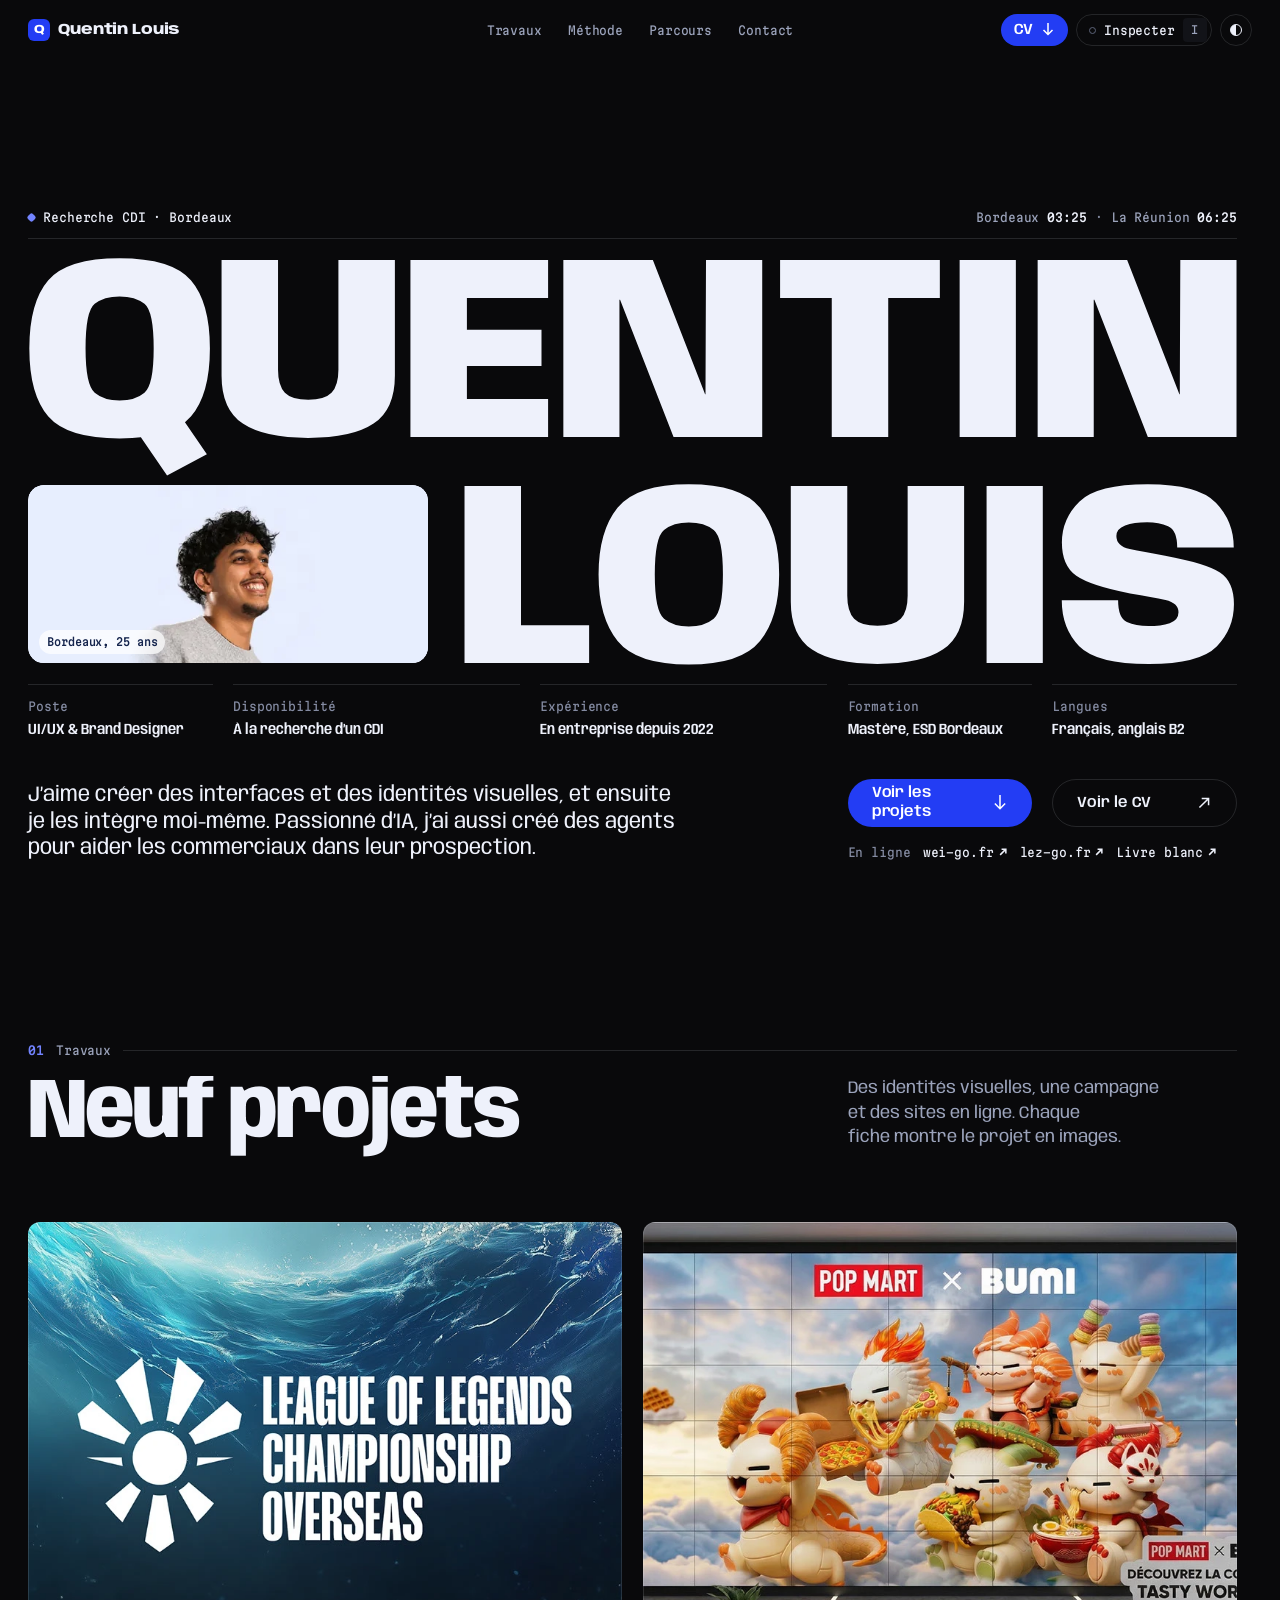
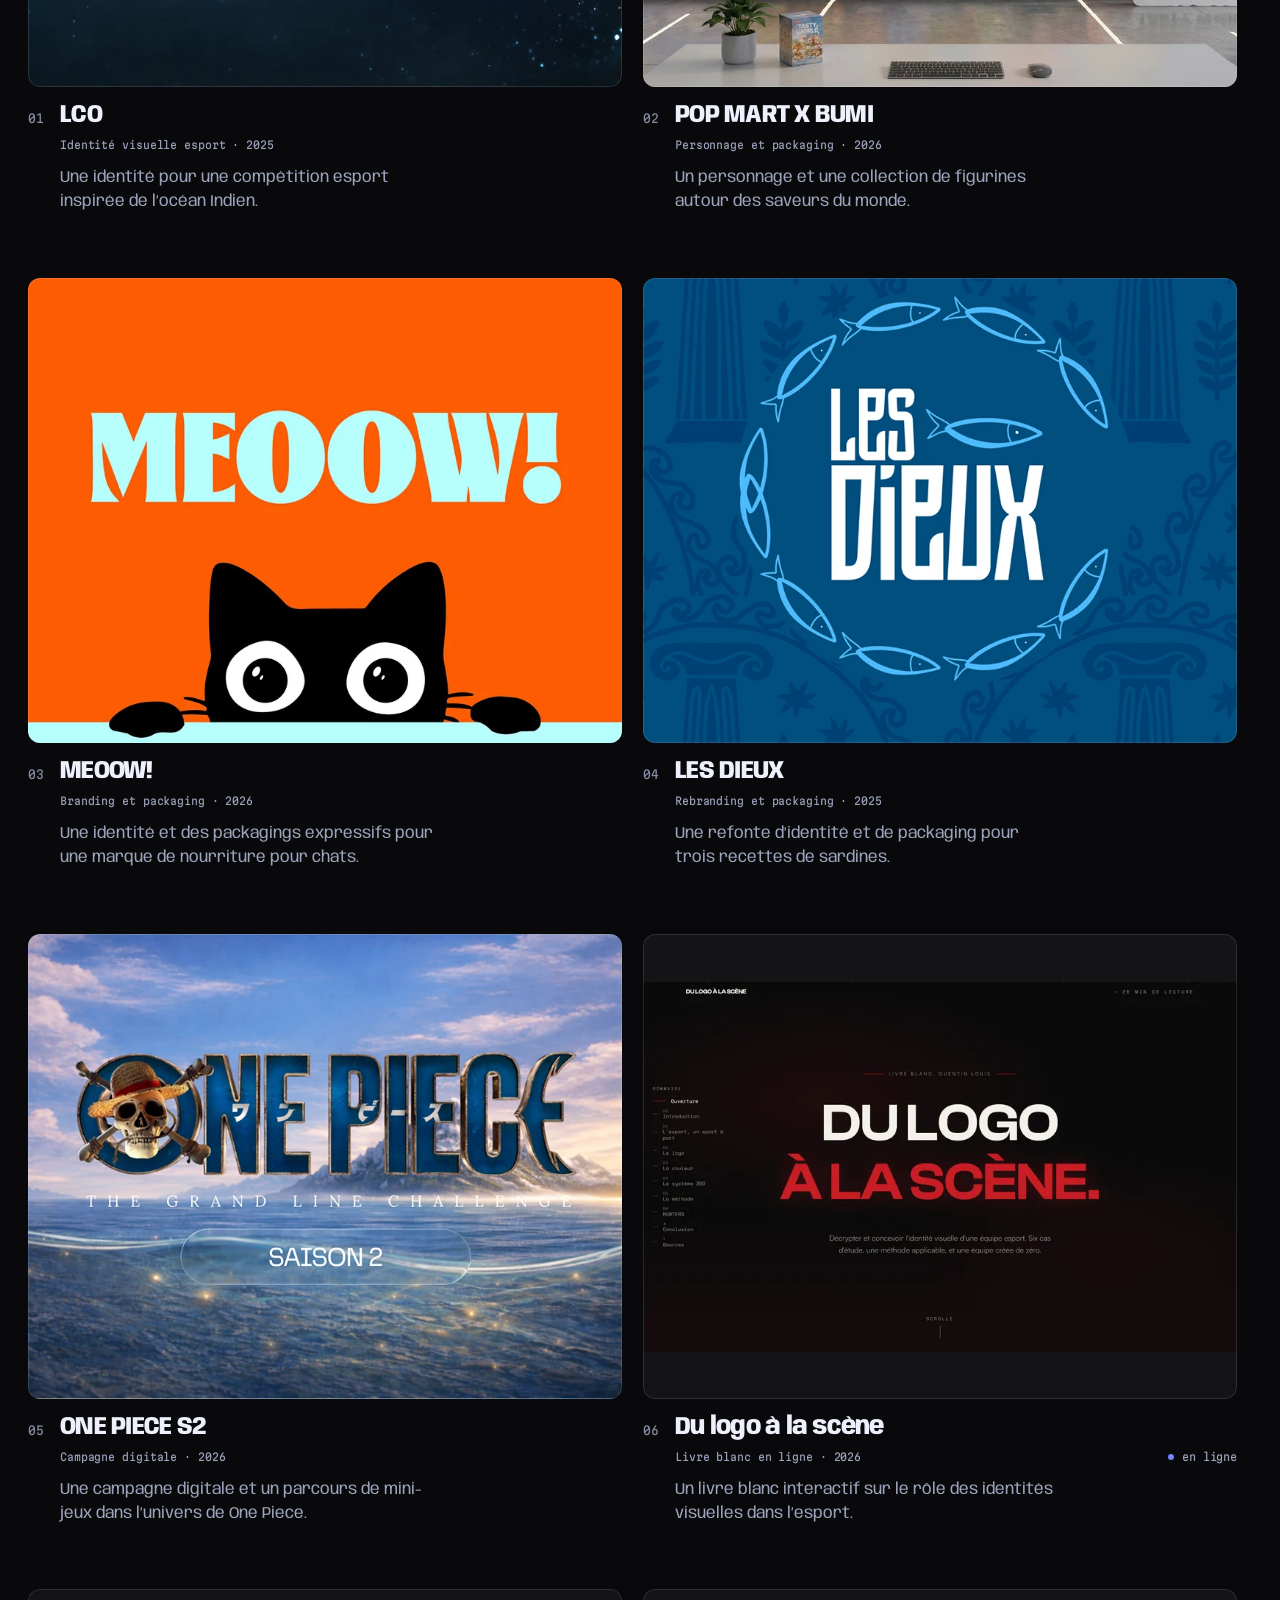
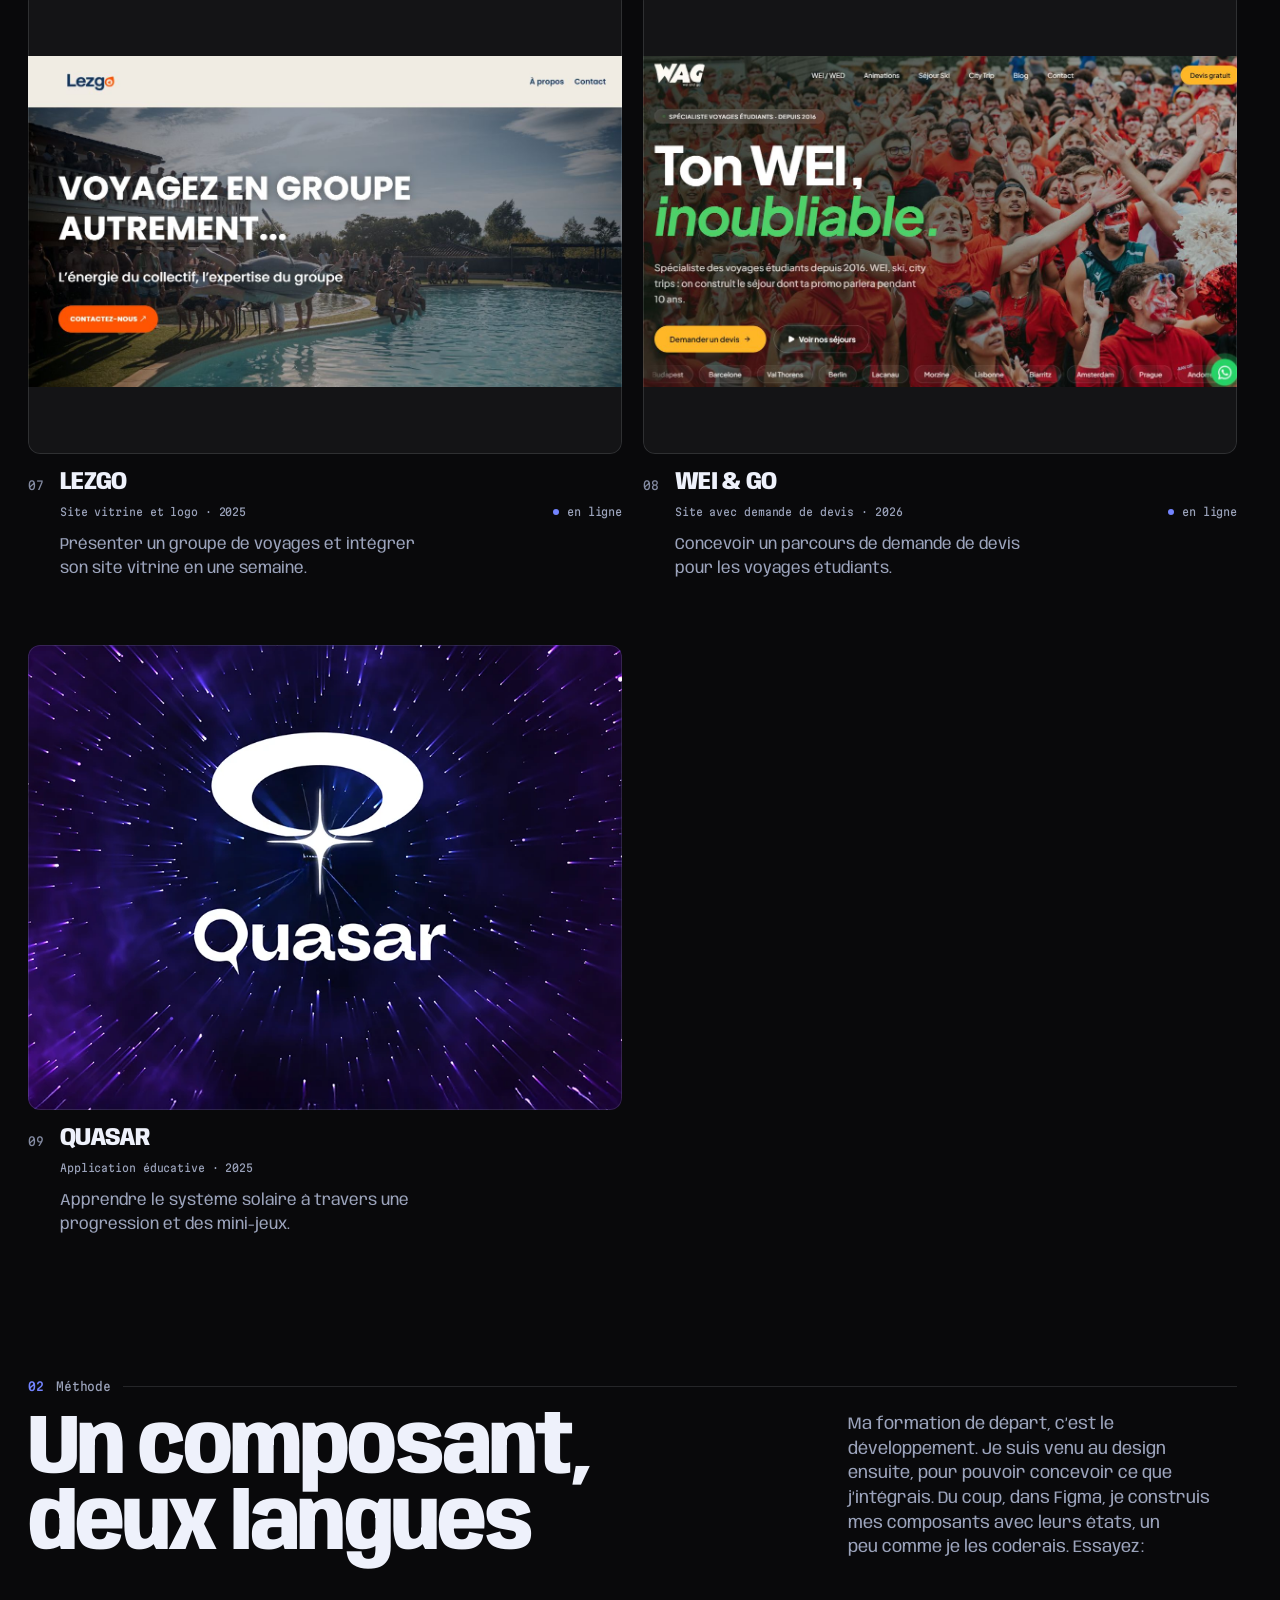
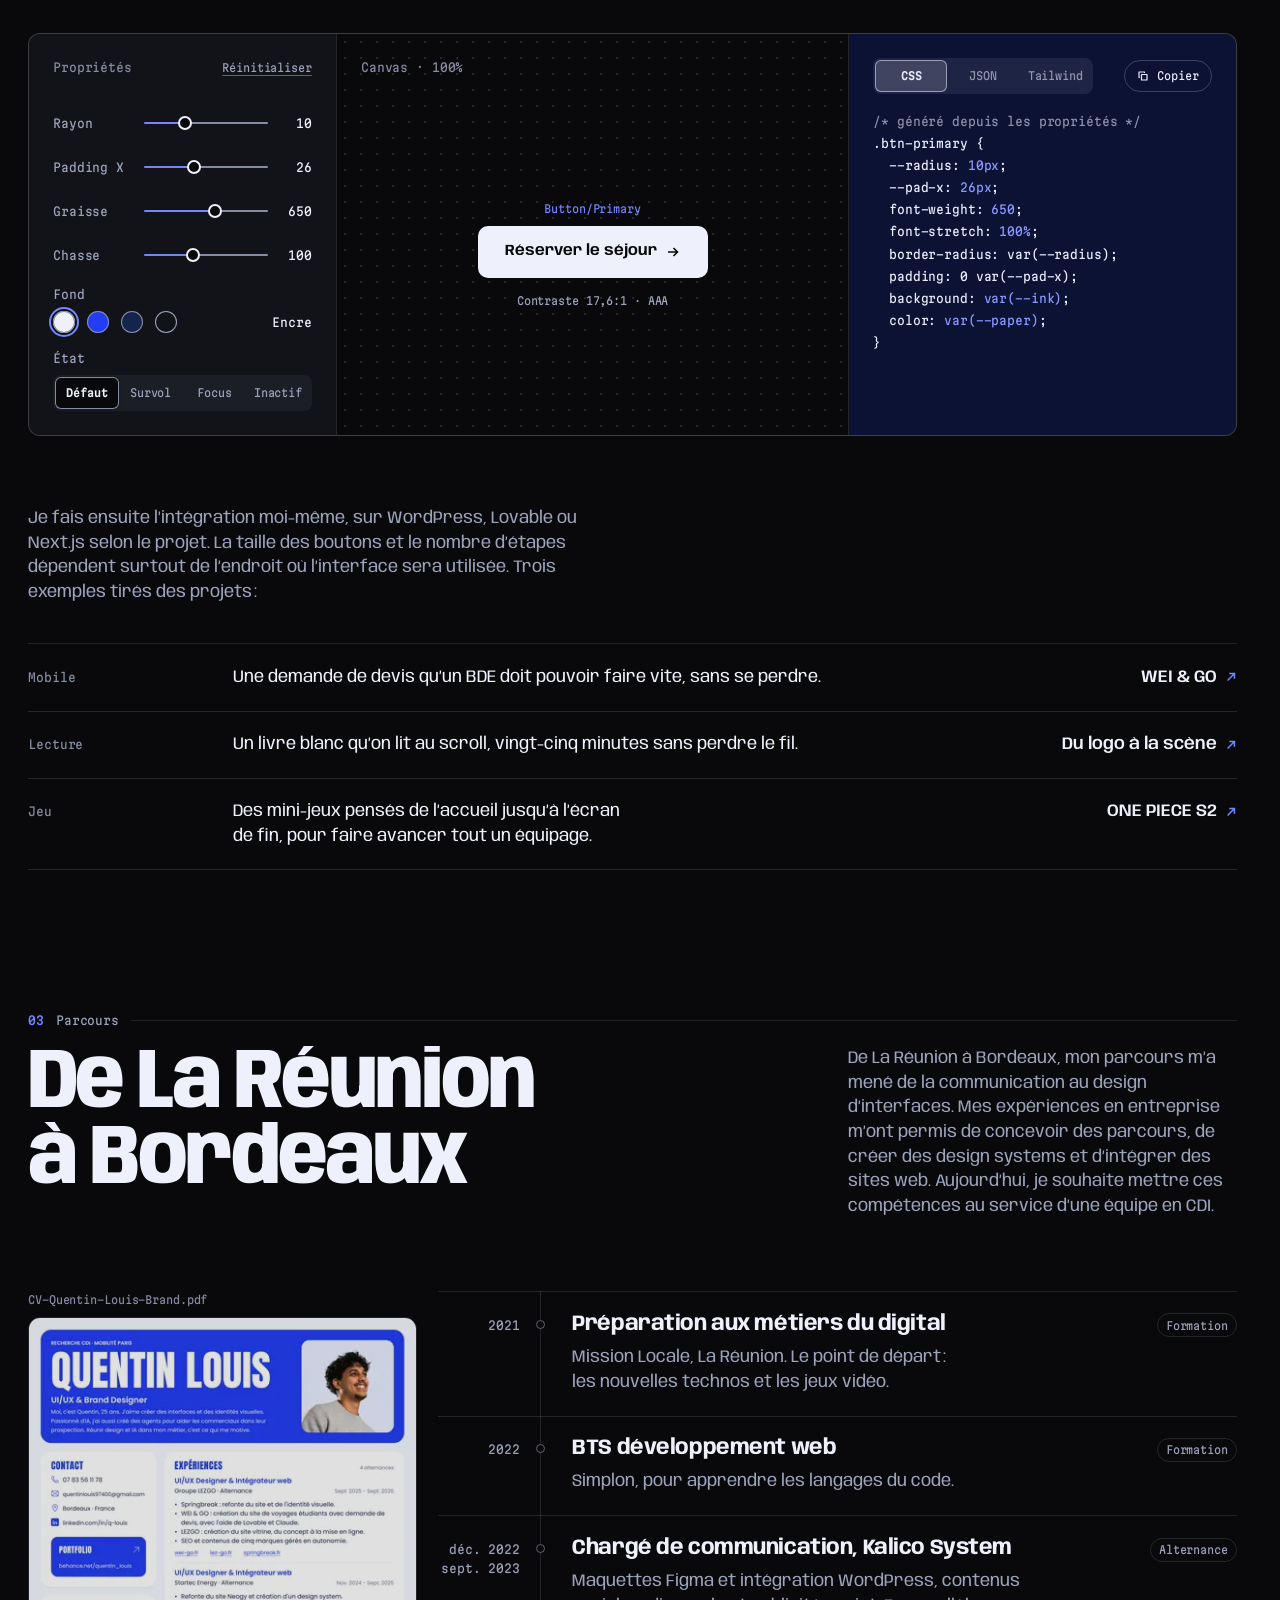
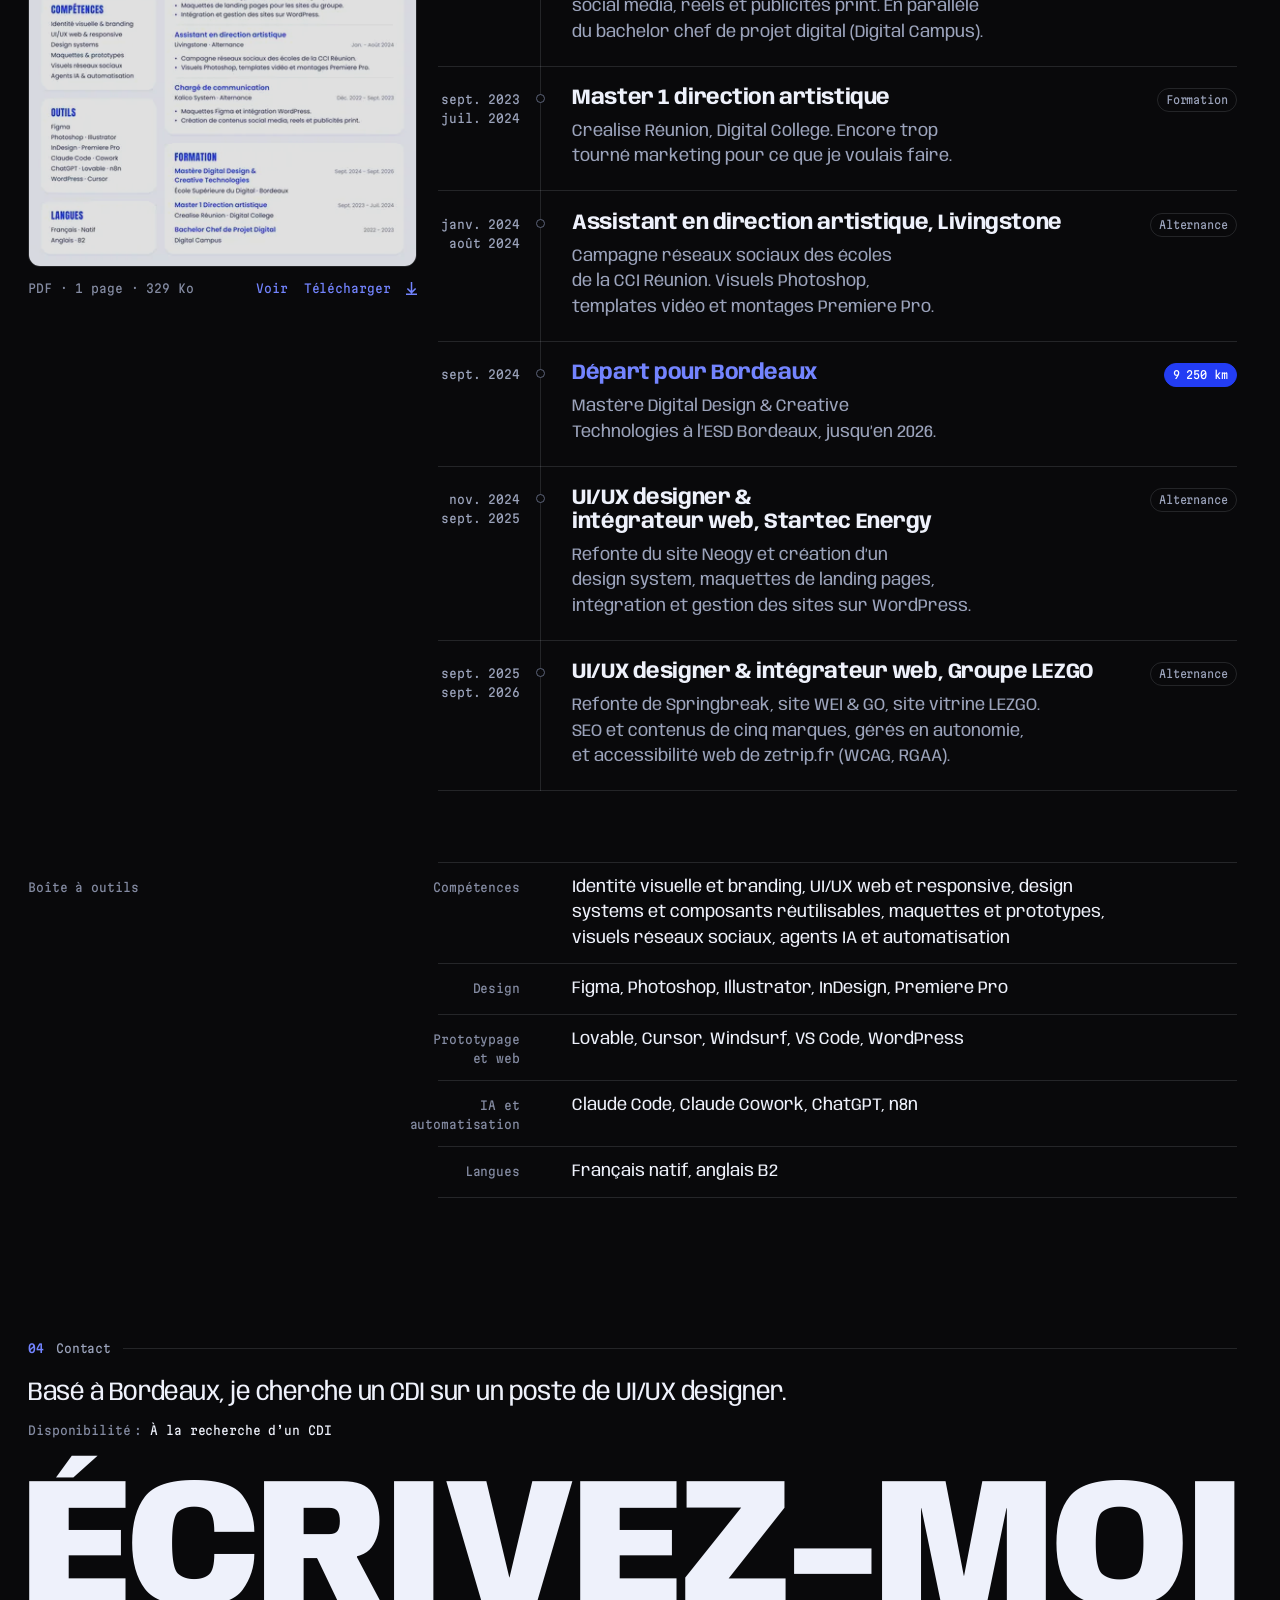
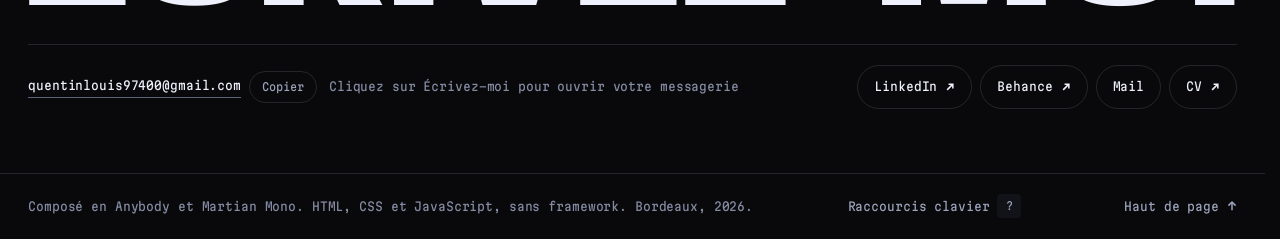
<file: brand/index.html>
<!doctype html>
<html lang="fr" data-edition="brand" data-root="/">
<head>
<meta charset="utf-8">
<meta name="viewport" content="width=device-width, initial-scale=1, viewport-fit=cover">
<title>Quentin Louis, UI/UX &amp; Brand Designer</title>
<meta name="description" content="Quentin Louis, UI/UX &amp; Brand Designer basé à Bordeaux. Interfaces, identités visuelles et intégration web. À la recherche d’un CDI en UI/UX design.">
<meta name="theme-color" content="#09090b">
<meta property="og:title" content="Quentin Louis, UI/UX &amp; Brand Designer">
<meta property="og:description" content="UI/UX &amp; Brand Designer basé à Bordeaux. Interfaces, identités visuelles et intégration web. À la recherche d’un CDI en UI/UX design.">
<meta property="og:type" content="profile">
<meta property="profile:first_name" content="Quentin">
<meta property="profile:last_name" content="Louis">
<meta property="og:locale" content="fr_FR">
<meta property="og:site_name" content="Quentin Louis">
<link rel="canonical" href="https://portfolio-quentin-louis.vercel.app/brand/">
<meta property="og:url" content="https://portfolio-quentin-louis.vercel.app/brand/">
<meta property="og:image" content="https://portfolio-quentin-louis.vercel.app/assets/og-brand.jpg">
<meta property="og:image:width" content="1200">
<meta property="og:image:height" content="630">
<meta property="og:image:alt" content="Quentin Louis, UI/UX &amp; Brand Designer à Bordeaux">
<meta name="twitter:card" content="summary_large_image">
<script type="application/ld+json">
{
  "@context": "https://schema.org",
  "@type": "Person",
  "url": "https://portfolio-quentin-louis.vercel.app/brand/",
  "name": "Quentin Louis",
  "jobTitle": "UI/UX & Brand Designer",
  "address": { "@type": "PostalAddress", "addressLocality": "Bordeaux", "addressCountry": "FR" },
  "email": "mailto:quentinlouis97400@gmail.com",
  "sameAs": ["https://www.linkedin.com/in/q-louis", "https://www.behance.net/quentin_louis"],
  "knowsLanguage": ["fr", "en"],
  "alumniOf": { "@type": "EducationalOrganization", "name": "École Supérieure du Digital, Bordeaux" }
}
</script>
<link rel="icon" type="image/png" sizes="32x32" href="/assets/favicon-32.png">
<link rel="apple-touch-icon" href="/assets/apple-touch-icon.png">
<link rel="preload" as="font" type="font/woff2" href="/assets/fonts/anybody-latin.woff2" crossorigin>
<link rel="preload" as="font" type="font/woff2" href="/assets/fonts/martian-mono-latin.woff2" crossorigin>
<link rel="preload" as="image" type="image/webp" href="/assets/quentin-band-1400.webp" imagesrcset="/assets/quentin-band-800.webp 800w, /assets/quentin-band-1400.webp 1400w" imagesizes="(max-width: 760px) 45vw, 48vw" fetchpriority="high">
<link rel="stylesheet" href="/assets/vendor/lenis.css">
<link rel="stylesheet" href="/style.css?v=20261014d">
<script>
// JS actif : les états de départ des animations s'appliquent. Si main.js n'a pas fini de s'initialiser en 4 s,
// ou si une erreur survient avant l'entrée du nom (is-named), tout s'affiche dans son état final,
// et la liste des travaux de secours (celle du noscript) est posée si la liste est restée vide.
document.documentElement.classList.add('js');
function qlShowAll() {
  var h = document.documentElement;
  if (h.classList.contains('is-named')) return;
  h.classList.remove('js');
  var ns = document.querySelector('#travaux noscript'), list = document.querySelector('.work-list');
  if (ns && !document.querySelector('.work-list--static') && !(list && list.children.length)) ns.insertAdjacentHTML('afterend', ns.textContent);
}
setTimeout(function () { if (!window.__qlBooted) qlShowAll(); }, 4000);
// erreur de script ou promesse rejetée sans suite (pas un fichier manquant : sans capture,
// window ne les reçoit pas)
addEventListener('error', qlShowAll);
addEventListener('unhandledrejection', qlShowAll);
try { var t = localStorage.getItem('ql-theme'); if (t) document.documentElement.dataset.theme = t; } catch (e) {}
// barre du navigateur mobile aux couleurs du thème (mise à jour par main.js au changement)
if (document.documentElement.dataset.theme === 'light') document.querySelector('meta[name="theme-color"]').content = '#f4f6ff';
</script>
</head>
<body>
<a class="skip" href="#top">Aller au contenu</a>
<a class="skip" href="#travaux">Aller aux projets</a>

<!-- Calques du mode Inspecter : grille, règles graduées (nombres posés par main.js),
     cadre de survol, sélection (8 poignées, taille dessous) et noms des blocs -->
<div class="grid-overlay" aria-hidden="true"><div class="wrap grid12"><span></span><span></span><span></span><span></span><span></span><span></span><span></span><span></span><span></span><span></span><span></span><span></span></div></div>
<div class="ruler ruler-x" aria-hidden="true"><div class="ruler-nums"></div><span class="ruler-mark"></span></div>
<div class="ruler ruler-y" aria-hidden="true"><div class="ruler-track"></div><span class="ruler-mark"></span></div>
<div class="probe" aria-hidden="true"><div class="probe-box"></div><div class="probe-tag"></div></div>
<div class="sel-box" aria-hidden="true"><span class="sel-h" style="--x:0;--y:0"></span><span class="sel-h" style="--x:.5;--y:0"></span><span class="sel-h" style="--x:1;--y:0"></span><span class="sel-h" style="--x:1;--y:.5"></span><span class="sel-h" style="--x:1;--y:1"></span><span class="sel-h" style="--x:.5;--y:1"></span><span class="sel-h" style="--x:0;--y:1"></span><span class="sel-h" style="--x:0;--y:.5"></span><span class="sel-size"></span></div>
<div class="spec-layer" aria-hidden="true"></div>

<header class="topbar">
  <div class="wrap topbar-in">
    <a href="#top" class="brand" data-spec="Logo · 15/22,5 · 780 · wdth 112"><span class="brand-mark" aria-hidden="true">Q</span>Quentin Louis</a>
    <nav class="nav" aria-label="Sections">
      <span class="nav-ind" aria-hidden="true"></span>
      <ul class="nav-list" role="list">
        <li><a href="#travaux">Travaux</a></li>
        <li><a href="#methode">Méthode</a></li>
        <li><a href="#parcours">Parcours</a></li>
        <li><a href="#contact">Contact</a></li>
      </ul>
    </nav>
    <div class="tools">
      <a class="btn btn--accent btn--sm" href="/assets/CV-Quentin-Louis-Brand.pdf" download><span class="lbl">CV</span><span class="sr-only"> (télécharger le PDF)</span> <svg class="down" viewBox="0 0 12 14" aria-hidden="true"><path d="M6 0v11M1.5 7 6 11.5 10.5 7" fill="none" stroke="currentColor" stroke-width="1.6"/></svg></a>
      <button class="inspect-btn" type="button" aria-pressed="false" title="Afficher la grille et les specs (touche I)">
        <span class="dot"></span><span class="lbl">Inspecter</span><kbd>I</kbd>
      </button>
      <!-- au doigt (pas de touche I) : un carré à poignées, comme une sélection Figma -->
      <button class="inspect-touch only-touch" type="button" aria-pressed="false" aria-label="Mode Inspecter"><svg viewBox="0 0 14 14" aria-hidden="true"><rect x="2.5" y="2.5" width="9" height="9"/><path d="M1 1h3v3H1zM10 1h3v3h-3zM10 10h3v3h-3zM1 10h3v3H1z"/></svg></button>
      <button class="theme-btn" type="button" aria-label="Passer en thème clair"><span></span></button>
    </div>
  </div>
  <span class="progress" aria-hidden="true"></span>
</header>
<div class="inspect-chip mono"><span>Inspecter · touchez un élément</span><button type="button">Quitter</button></div>

<nav class="dock" aria-label="Sections">
  <span class="nav-ind" aria-hidden="true"></span>
  <ul class="nav-list" role="list">
    <li><a href="#travaux">Travaux</a></li>
    <li><a href="#methode">Méthode</a></li>
    <li><a href="#parcours">Parcours</a></li>
    <li><a href="#contact">Contact</a></li>
  </ul>
</nav>

<main id="top">

  <!-- HERO -->
  <section class="hero">
    <div class="wrap">
      <div class="hero-meta mono">
        <span class="status"><span aria-hidden="true"></span>Recherche CDI · Bordeaux</span>
        <span class="meta-clocks"><span class="sr-only">Heure locale à </span>Bordeaux <b data-clock="Europe/Paris">--:--</b><span class="meta-sep" aria-hidden="true">·</span><span class="sr-only">Heure locale à </span>La Réunion <b data-clock="Indian/Reunion">--:--</b></span>
      </div>

      <h1 class="name" data-spec="H1 · Anybody 850 · largeur ajustée au conteneur" data-spec-short="H1 · Anybody 850">
        <span class="name-lines" aria-hidden="true">
          <span class="name-line name-line--1"><span class="name-word" data-split>Quentin</span></span>
          <span class="name-line name-line--2">
            <span class="name-photo" data-spec="Photo · hauteur = capitales">
              <!-- image panoramique : fond prolongé sur les côtés, la tête reste entière dans le bandeau -->
              <picture>
                <source type="image/webp" srcset="/assets/quentin-band-800.webp 800w, /assets/quentin-band-1400.webp 1400w" sizes="(max-width: 760px) 45vw, 48vw">
                <img src="/assets/quentin-band-1400.jpg" srcset="/assets/quentin-band-800.jpg 800w, /assets/quentin-band-1400.jpg 1400w" sizes="(max-width: 760px) 45vw, 48vw" alt="" width="1400" height="430" fetchpriority="high">
              </picture>
              <span class="name-photo-tag mono">Bordeaux, 25 ans</span>
            </span>
            <span class="name-word" data-split>Louis</span>
          </span>
        </span>
        <span class="sr-only">Quentin Louis</span>
      </h1>
      <p class="sr-only">Portrait de Quentin Louis. Bordeaux, 25 ans.</p>

      <dl class="brief grid12" data-spec="Composant/Candidat · 5 propriétés">
        <div class="brief-cell"><dt class="mono">Poste</dt><dd>UI/UX &amp; <span lang="en">Brand Designer</span></dd></div>
        <div class="brief-cell"><dt class="mono">Disponibilité</dt><dd><span data-avail>À la recherche d’un CDI</span></dd></div>
        <div class="brief-cell"><dt class="mono">Expérience</dt><dd>En entreprise depuis 2022</dd></div>
        <div class="brief-cell"><dt class="mono">Formation</dt><dd>Mastère, ESD Bordeaux</dd></div>
        <div class="brief-cell"><dt class="mono">Langues</dt><dd>Français, anglais B2</dd></div>
      </dl>

      <div class="hero-foot grid12">
        <p class="lede" data-spec="Lede · clamp(20px, 1.667vw, 24px) / 1.25">
          J’aime créer des interfaces et des identités visuelles, et ensuite je les intègre moi-même. Passionné d’IA, j’ai aussi créé des agents pour aider les commerciaux dans leur prospection.
        </p>
        <div class="hero-side">
          <div class="cta-row">
            <a class="btn btn--accent" href="#travaux"><span class="lbl">Voir les projets</span> <svg class="down" viewBox="0 0 12 14" aria-hidden="true"><path d="M6 0v12M1.5 7.5 6 12l4.5-4.5" fill="none" stroke="currentColor" stroke-width="1.6"/></svg></a>
            <a class="btn btn--ghost" href="/assets/CV-Quentin-Louis-Brand.pdf" target="_blank" rel="noopener"><span class="lbl">Voir le CV</span><span class="sr-only"> (PDF, nouvel onglet)</span> <svg class="out" viewBox="0 0 14 14" aria-hidden="true"><path d="M3 11 11 3M5 3h6v6" fill="none" stroke="currentColor" stroke-width="1.5"/></svg></a>
          </div>
          <!-- libellé puis liste : même rendu en ligne (flex), lu comme une liste de trois sites -->
          <div class="live mono"><p class="live-label">En ligne</p><ul class="live-list" role="list"><li><a href="https://wei-go.fr" target="_blank" rel="noopener">wei-go.fr<svg class="ic out" viewBox="0 0 14 14" aria-hidden="true" focusable="false"><path d="M3 11 11 3M5 3h6v6"/></svg><span class="sr-only"> (nouvel onglet)</span></a></li><li><a href="https://lez-go.fr" target="_blank" rel="noopener">lez-go.fr<svg class="ic out" viewBox="0 0 14 14" aria-hidden="true" focusable="false"><path d="M3 11 11 3M5 3h6v6"/></svg><span class="sr-only"> (nouvel onglet)</span></a></li><li><a href="https://du-logo-a-la-scene.vercel.app" target="_blank" rel="noopener">Livre blanc<span class="sr-only"> : du-logo-a-la-scene.vercel.app</span><svg class="ic out" viewBox="0 0 14 14" aria-hidden="true" focusable="false"><path d="M3 11 11 3M5 3h6v6"/></svg><span class="sr-only"> (nouvel onglet)</span></a></li></ul></div>
        </div>
      </div>
    </div>
  </section>

  <!-- TRAVAUX -->
  <section class="work" id="travaux">
    <div class="wrap">
      <header class="sec-head grid12">
        <p class="eyebrow mono reveal"><b>01</b> Travaux</p>
        <h2 class="sec-title" data-spec="H2 · clamp(44px, 6.6vw, 112px) / .9">Neuf projets</h2>
        <p class="sec-note reveal">Des identités visuelles, une campagne et des sites en ligne.<span class="no-print"> Chaque fiche montre le projet en images.</span></p>
      </header>

      <div class="work-head mono" aria-hidden="true">
        <span>N°</span><span>Projet</span><span>Type</span><span>Rôle</span><span>Année</span>
      </div>
      <ol class="work-list work-list--grid" data-spec="Grille · 3 colonnes · couvertures 4:5"></ol>
      <noscript>
        <ol class="work-list work-list--static">
          <li class="work-row"><span class="n mono">01</span><span class="ttl"><a href="https://www.behance.net/gallery/226161957/LCO-League-of-Legends-Championship-Overseas" target="_blank" rel="noopener">LCO<span class="sr-only"> (nouvel onglet)</span></a></span><span class="kind mono">Identité visuelle esport</span><span class="yr mono">2025</span></li>
          <li class="work-row"><span class="n mono">02</span><span class="ttl"><a href="https://www.behance.net/gallery/246152569/POP-MART-X-BUMI-BRANDING-2026" target="_blank" rel="noopener">POP MART X BUMI<span class="sr-only"> (nouvel onglet)</span></a></span><span class="kind mono">Personnage et packaging</span><span class="yr mono">2026</span></li>
          <li class="work-row"><span class="n mono">03</span><span class="ttl"><a href="https://www.behance.net/gallery/247879525/MEOOW-CAT-FOOD-BRANDING" target="_blank" rel="noopener">MEOOW!<span class="sr-only"> (nouvel onglet)</span></a></span><span class="kind mono">Branding et packaging</span><span class="yr mono">2026</span></li>
          <li class="work-row"><span class="n mono">04</span><span class="ttl"><a href="https://www.behance.net/gallery/216527627/REBRANDING-LES-DIEUX" target="_blank" rel="noopener">LES DIEUX<span class="sr-only"> (nouvel onglet)</span></a></span><span class="kind mono">Rebranding et packaging</span><span class="yr mono">2025</span></li>
          <li class="work-row"><span class="n mono">05</span><span class="ttl"><a href="https://www.behance.net/gallery/242417537/DIGITAL-CAMPAIGN-ONE-PIECE-S2" target="_blank" rel="noopener">ONE PIECE S2<span class="sr-only"> (nouvel onglet)</span></a></span><span class="kind mono">Campagne digitale</span><span class="yr mono">2026</span></li>
          <li class="work-row"><span class="n mono">06</span><span class="ttl"><a href="https://du-logo-a-la-scene.vercel.app" target="_blank" rel="noopener">Du logo à la scène<span class="sr-only"> (nouvel onglet)</span></a></span><span class="kind mono">Livre blanc en ligne</span><span class="yr mono">2026</span></li>
          <li class="work-row"><span class="n mono">07</span><span class="ttl"><a href="https://lez-go.fr" target="_blank" rel="noopener">LEZGO<span class="sr-only"> (nouvel onglet)</span></a></span><span class="kind mono">Site vitrine et logo</span><span class="yr mono">2025</span></li>
          <li class="work-row"><span class="n mono">08</span><span class="ttl"><a href="https://wei-go.fr" target="_blank" rel="noopener">WEI &amp; GO<span class="sr-only"> (nouvel onglet)</span></a></span><span class="kind mono">Site avec demande de devis</span><span class="yr mono">2026</span></li>
          <li class="work-row"><span class="n mono">09</span><span class="ttl"><a href="https://www.behance.net/gallery/227402211/QUASAR-Application-ducative" target="_blank" rel="noopener">QUASAR<span class="sr-only"> (nouvel onglet)</span></a></span><span class="kind mono">Application éducative</span><span class="yr mono">2025</span></li>
        </ol>
      </noscript>
    </div>
    <div class="peek" aria-hidden="true"><div class="peek-in"></div></div>
  </section>

  <!-- MÉTHODE -->
  <section class="method" id="methode">
    <div class="wrap">
      <header class="sec-head grid12">
        <p class="eyebrow mono reveal"><b>02</b> Méthode</p>
        <h2 class="sec-title">Un composant,<br>deux langues</h2>
        <p class="sec-note reveal">Ma formation de départ, c’est le développement. Je suis venu au design ensuite, pour pouvoir concevoir ce que j’intégrais. Du coup, dans Figma, je construis mes composants avec leurs états, un peu comme je les coderais.<span class="no-print"> Essayez :</span></p>
      </header>

      <div class="lab reveal" data-spec="Playground · 3 panneaux · gap 1px">
        <div class="lab-panel lab-props">
          <div class="lab-head">
            <h3 class="lab-label mono">Propriétés</h3>
            <button class="lab-reset mono" type="button">Réinitialiser</button>
          </div>
          <!-- un libellé par curseur ; la valeur visible est doublée par aria-valuetext (main.js) -->
          <div class="field"><label for="lab-radius">Rayon</label><input id="lab-radius" type="range" min="0" max="32" value="10" data-token="radius"><output for="lab-radius" aria-hidden="true">10</output></div>
          <div class="field"><label for="lab-padx">Padding X</label><input id="lab-padx" type="range" min="12" max="48" value="26" data-token="padx"><output for="lab-padx" aria-hidden="true">26</output></div>
          <div class="field"><label for="lab-weight">Graisse</label><input id="lab-weight" type="range" min="300" max="900" step="50" value="650" data-token="weight"><output for="lab-weight" aria-hidden="true">650</output></div>
          <div class="field"><label for="lab-wdth">Chasse</label><input id="lab-wdth" type="range" min="75" max="140" value="100" data-token="wdth"><output for="lab-wdth" aria-hidden="true">100</output></div>
          <div class="field field--seg">
            <span id="lab-fill">Fond</span>
            <div class="swatches" role="radiogroup" aria-labelledby="lab-fill">
              <span class="sw-ring" aria-hidden="true"></span>
              <button type="button" role="radio" aria-checked="true" tabindex="0" aria-label="Encre" data-fill="ink"></button>
              <button type="button" role="radio" aria-checked="false" tabindex="-1" aria-label="Bleu" data-fill="accent"></button>
              <button type="button" role="radio" aria-checked="false" tabindex="-1" aria-label="Marine" data-fill="navy"></button>
              <button type="button" role="radio" aria-checked="false" tabindex="-1" aria-label="Contour" data-fill="outline"></button>
              <span class="sw-name" aria-hidden="true">Encre</span>
            </div>
          </div>
          <div class="field field--seg">
            <span>État</span>
            <div class="seg" role="radiogroup" aria-label="État du bouton" style="--n:4">
              <span class="seg-ind" aria-hidden="true"></span>
              <button type="button" role="radio" aria-checked="true" tabindex="0" data-state="default">Défaut</button>
              <button type="button" role="radio" aria-checked="false" tabindex="-1" data-state="hover">Survol</button>
              <button type="button" role="radio" aria-checked="false" tabindex="-1" data-state="focus">Focus</button>
              <button type="button" role="radio" aria-checked="false" tabindex="-1" data-state="disabled">Inactif</button>
            </div>
          </div>
        </div>

        <div class="lab-panel lab-stage">
          <h3 class="lab-label mono"><span class="sr-only">Aperçu : </span>Canvas · 100%</h3>
          <div class="stage">
            <span class="stage-frame mono" id="demo-frame">Button/Primary</span><span class="sr-only" id="demo-note">Aperçu du composant, sans action</span>
            <button class="demo-btn" type="button" aria-describedby="demo-frame demo-note">Réserver le séjour <svg viewBox="0 0 16 16" aria-hidden="true"><path d="M3 8h9M8.5 4l4 4-4 4" fill="none" stroke="currentColor" stroke-width="1.6"/></svg></button>
            <p class="contrast mono" aria-live="polite"></p>
          </div>
        </div>

        <!-- code généré en trois formats ; replié sous 760 px (main.js) -->
        <div class="lab-panel lab-code">
          <details class="lab-details" open>
            <summary class="mono">Voir le code généré</summary>
            <div class="lab-head">
              <div class="seg seg--tabs mono" role="tablist" aria-label="Format du code" style="--n:3">
                <span class="seg-ind" aria-hidden="true"></span>
                <button type="button" role="tab" id="tab-css" aria-selected="true" aria-controls="lab-out" tabindex="0" data-fmt="css">CSS</button>
                <button type="button" role="tab" id="tab-json" aria-selected="false" aria-controls="lab-out" tabindex="-1" data-fmt="json">JSON</button>
                <button type="button" role="tab" id="tab-tw" aria-selected="false" aria-controls="lab-out" tabindex="-1" data-fmt="tw">Tailwind</button>
              </div>
              <button class="lab-copy mono" type="button"><svg viewBox="0 0 24 24" aria-hidden="true"><path class="i-copy" d="M9 9h11v11H9zM5 15H4V4h11v1"/><path class="i-check" pathLength="1" d="M4 12.5 9.5 18 20 6.5"/></svg><span class="lab-copy-lbl">Copier</span><span class="sr-only"> le code</span></button>
              <span class="sr-only" aria-live="polite"></span>
            </div>
<pre class="mono" id="lab-out" role="tabpanel" aria-labelledby="tab-css" tabindex="0" data-lenis-prevent><code><span class="c">/* généré depuis les propriétés */</span>
.btn-primary {
  --radius: <b>10px</b>;
  --pad-x: <b>26px</b>;
  font-weight: <b>650</b>;
  font-stretch: <b>100%</b>;
  border-radius: var(--radius);
  padding: 0 var(--pad-x);
  background: <b>var(--ink)</b>;
  color: <b>var(--paper)</b>;
}</code></pre>
          </details>
        </div>
      </div>

      <div class="method-intro grid12">
        <p class="method-note reveal">Je fais ensuite l’intégration moi-même, sur WordPress, Lovable ou Next.js selon le projet. La taille des boutons et le nombre d’étapes dépendent surtout de l’endroit où l’interface sera utilisée. Trois exemples tirés des projets :</p>
      </div>
      <ol class="contexts">
        <li class="grid12 reveal"><span class="mono">Mobile</span><p>Une demande de devis qu’un BDE doit pouvoir faire vite, sans se perdre.</p><button type="button" data-case="wei" aria-label="WEI &amp; GO, ouvrir la fiche">WEI &amp; GO <svg class="out" viewBox="0 0 14 14" aria-hidden="true"><path d="M3 11 11 3M5 3h6v6" fill="none" stroke="currentColor" stroke-width="1.5"/></svg></button></li>
        <li class="grid12 reveal" style="--d:80ms"><span class="mono">Lecture</span><p>Un livre blanc qu’on lit au scroll, vingt-cinq minutes sans perdre le fil.</p><button type="button" data-case="livre-blanc" aria-label="Du logo à la scène, ouvrir la fiche">Du logo à la scène <svg class="out" viewBox="0 0 14 14" aria-hidden="true"><path d="M3 11 11 3M5 3h6v6" fill="none" stroke="currentColor" stroke-width="1.5"/></svg></button></li>
        <li class="grid12 reveal" style="--d:160ms"><span class="mono">Jeu</span><p>Des mini-jeux pensés de l’accueil jusqu’à l’écran de fin, pour faire avancer tout un équipage.</p><button type="button" data-case="one-piece" aria-label="ONE PIECE S2, ouvrir la fiche">ONE PIECE S2 <svg class="out" viewBox="0 0 14 14" aria-hidden="true"><path d="M3 11 11 3M5 3h6v6" fill="none" stroke="currentColor" stroke-width="1.5"/></svg></button></li>
      </ol>
    </div>
  </section>

  <!-- PARCOURS -->
  <section class="path" id="parcours">
    <div class="wrap">
      <header class="sec-head grid12">
        <p class="eyebrow mono reveal"><b>03</b> Parcours</p>
        <h2 class="sec-title">De La Réunion<br>à Bordeaux</h2>
        <p class="sec-note reveal">De La Réunion à Bordeaux, mon parcours m’a mené de la communication au design d’interfaces. Mes expériences en entreprise m’ont permis de concevoir des parcours, de créer des design systems et d’intégrer des sites web. Aujourd’hui, je souhaite mettre ces compétences au service d’une équipe en CDI.</p>
      </header>

      <div class="path-grid grid12">
        <!-- le CV comme un cadre Figma : nom du fichier au-dessus, poids dessous (337 310 octets = 329 Ko, titre et langue du PDF compris) -->
        <div class="cv-card reveal" data-spec="CV · A4 · PDF">
          <p class="cv-label mono">CV-Quentin-Louis-Brand.pdf</p>
          <a class="cv-thumb" href="/assets/CV-Quentin-Louis-Brand.pdf" target="_blank" rel="noopener"><picture><source type="image/webp" srcset="/assets/cv-brand-apercu-400.webp 400w, /assets/cv-brand-apercu-800.webp 800w" sizes="(max-width: 760px) 264px, 31vw"><img src="/assets/cv-brand-apercu-800.jpg" srcset="/assets/cv-brand-apercu-400.jpg 400w, /assets/cv-brand-apercu-800.jpg 800w" sizes="(max-width: 760px) 264px, 31vw" alt="Voir le CV" width="910" height="1287" loading="lazy" decoding="async"></picture><span class="sr-only"> (PDF, nouvel onglet)</span></a>
          <p class="cv-meta mono"><span>PDF · 1 page · 329 Ko</span><span class="cv-acts"><a href="/assets/CV-Quentin-Louis-Brand.pdf" target="_blank" rel="noopener">Voir<span class="sr-only"> le CV (PDF, nouvel onglet)</span></a><a class="cv-dl" href="/assets/CV-Quentin-Louis-Brand.pdf" download>Télécharger<span class="sr-only"> le CV (PDF, 329 Ko)</span> <svg viewBox="0 0 12 14" aria-hidden="true"><path d="M6 0v11M1.5 7 6 11.5 10.5 7M0 13.3h12" fill="none" stroke="currentColor" stroke-width="1.4"/></svg></a></span></p>
        </div>

        <div class="timeline">
          <span class="rail" aria-hidden="true"><span></span></span>
          <ol>
          <li class="reveal"><time class="mono" datetime="2021"><span>2021</span></time><div><h3>Préparation aux métiers du digital</h3><p>Mission Locale, La Réunion. Le point de départ : les nouvelles technos et les jeux vidéo.</p></div><span class="tag mono">Formation</span></li>
          <li class="reveal"><time class="mono" datetime="2022"><span>2022</span></time><div><h3>BTS développement web</h3><p>Simplon, pour apprendre les langages du code.</p></div><span class="tag mono">Formation</span></li>
          <li class="reveal"><time class="mono" datetime="2022-12"><span>déc. 2022</span><span class="sr-only"> à </span><span>sept. 2023</span></time><div><h3>Chargé de communication, Kalico System</h3><p>Maquettes Figma et intégration WordPress, contenus <span lang="en">social media</span>, reels et publicités print. En parallèle du bachelor chef de projet digital (Digital Campus).</p></div><span class="tag mono">Alternance</span></li>
          <li class="reveal"><time class="mono" datetime="2023-09"><span>sept. 2023</span><span class="sr-only"> à </span><span>juil. 2024</span></time><div><h3>Master 1 direction artistique</h3><p>Crealise Réunion, Digital College. Encore trop tourné marketing pour ce que je voulais faire.</p></div><span class="tag mono">Formation</span></li>
          <li class="reveal"><time class="mono" datetime="2024-01"><span>janv. 2024</span><span class="sr-only"> à </span><span>août 2024</span></time><div><h3>Assistant en direction artistique, Livingstone</h3><p>Campagne réseaux sociaux des écoles de la CCI Réunion. Visuels Photoshop, templates vidéo et montages Premiere Pro.</p></div><span class="tag mono">Alternance</span></li>
          <li class="reveal is-move"><time class="mono" datetime="2024-09"><span>sept. 2024</span></time><div><h3>Départ pour Bordeaux</h3><p>Mastère Digital Design &amp; Creative Technologies à l’ESD Bordeaux, jusqu’en 2026.</p></div><span class="tag mono">9 250 km</span></li>
          <li class="reveal"><time class="mono" datetime="2024-11"><span>nov. 2024</span><span class="sr-only"> à </span><span>sept. 2025</span></time><div><h3>UI/UX designer &amp; intégrateur web, Startec Energy</h3><p>Refonte du site Neogy et création d’un design system, maquettes de <span lang="en">landing pages</span>, intégration et gestion des sites sur WordPress.</p></div><span class="tag mono">Alternance</span></li>
          <li class="reveal"><time class="mono" datetime="2025-09"><span>sept. 2025</span><span class="sr-only"> à </span><span>sept. 2026</span></time><div><h3>UI/UX designer &amp; intégrateur web, Groupe LEZGO</h3><p>Refonte de Springbreak, site WEI &amp; GO, site vitrine LEZGO. SEO et contenus de cinq marques, gérés en autonomie, et accessibilité web de zetrip.fr (WCAG, RGAA).</p></div><span class="tag mono">Alternance</span></li>
          </ol>
        </div>
      </div>

      <!-- boîte à outils : un tableau de propriétés, comme les faits d’une fiche projet -->
      <div class="kit grid12">
        <h3 class="kit-title mono reveal">Boîte à outils</h3>
        <dl class="kit-table">
          <div class="reveal" style="--d:0ms"><dt class="mono">Compétences</dt><dd>Identité visuelle et branding, UI/UX web et responsive, design systems et composants réutilisables, maquettes et prototypes, visuels réseaux sociaux, agents IA et automatisation</dd></div>
          <div class="reveal" style="--d:60ms"><dt class="mono">Design</dt><dd>Figma, Photoshop, Illustrator, InDesign, Premiere Pro</dd></div>
          <div class="reveal" style="--d:120ms"><dt class="mono">Prototypage et web</dt><dd>Lovable, Cursor, Windsurf, VS Code, WordPress</dd></div>
          <div class="reveal" style="--d:180ms"><dt class="mono">IA et automatisation</dt><dd>Claude Code, Claude Cowork, ChatGPT, n8n</dd></div>
          <div class="reveal" style="--d:240ms"><dt class="mono">Langues</dt><dd>Français natif, anglais B2</dd></div>
        </dl>
      </div>
    </div>
  </section>

  <!-- CONTACT -->
  <section class="contact" id="contact">
    <div class="wrap">
      <p class="eyebrow mono reveal"><b>04</b> Contact</p>
      <h2 class="contact-kicker reveal">Basé à Bordeaux, je cherche un CDI sur un poste de UI/UX designer.</h2>
      <p class="contact-avail mono reveal">Disponibilité : <span>À la recherche d’un CDI</span></p>
      <!-- Contact direct ; le bouton Copier reste disponible à côté de l’adresse. -->
      <button class="mail" type="button" data-mail="quentinlouis97400@gmail.com" data-spec="CTA · ouvre la messagerie" aria-label="Écrivez-moi : écrire à quentinlouis97400@gmail.com">
        <span class="mail-txt" data-split>Écrivez-moi</span>
      </button>
      <div class="contact-row">
        <p class="mail-sub mono">
          <span class="mail-line"><a class="mail-addr" href="mailto:quentinlouis97400@gmail.com">quentinlouis97400@gmail.com</a><button class="mail-copy mono" type="button"><span>Copier</span><span class="sr-only"> l’adresse</span></button><span class="sr-only" aria-live="polite"></span></span>
          <span class="mail-hint">Cliquez sur Écrivez-moi pour ouvrir votre messagerie</span>
        </p>
        <ul class="links mono">
          <li><a href="https://www.linkedin.com/in/q-louis" target="_blank" rel="noopener">LinkedIn <svg class="ic out" viewBox="0 0 14 14" aria-hidden="true" focusable="false"><path d="M3 11 11 3M5 3h6v6"/></svg><span class="sr-only"> (nouvel onglet)</span></a></li>
          <li><a href="https://www.behance.net/quentin_louis" target="_blank" rel="noopener">Behance <svg class="ic out" viewBox="0 0 14 14" aria-hidden="true" focusable="false"><path d="M3 11 11 3M5 3h6v6"/></svg><span class="sr-only"> (nouvel onglet)</span></a></li>
          <li><a href="mailto:quentinlouis97400@gmail.com">Mail</a></li>
          <li><a href="/assets/CV-Quentin-Louis-Brand.pdf" target="_blank" rel="noopener">CV <svg class="ic out" viewBox="0 0 14 14" aria-hidden="true" focusable="false"><path d="M3 11 11 3M5 3h6v6"/></svg><span class="sr-only"> (PDF, nouvel onglet)</span></a></li>
        </ul>
      </div>
    </div>
  </section>
</main>

<footer class="foot">
  <div class="wrap foot-in mono">
    <span>Composé en Anybody et Martian Mono. HTML, CSS et JavaScript, sans framework. Bordeaux, 2026.</span>
    <button class="foot-keys only-fine" type="button" aria-haspopup="dialog" aria-controls="keys" aria-expanded="false">Raccourcis clavier <kbd>?</kbd></button>
    <!-- Raccourcis clavier (touche ? ou bouton du pied de page, souris seulement) :
         seulement ceux qui marchent. L’interrupteur coupe les raccourcis à une touche
         (WCAG 2.1.4) ; les boutons, Échap et les flèches restent. -->
    <div class="keys" id="keys" role="dialog" aria-labelledby="keys-title" tabindex="-1">
      <h2 class="keys-title mono" id="keys-title">Raccourcis clavier</h2>
      <ul class="keys-list">
        <li class="is-single"><span>Mode Inspecter</span><span class="keys-k"><kbd data-k="i">I</kbd></span></li>
        <li><span>Fermer ou quitter</span><span class="keys-k"><kbd data-k="escape">Échap</kbd></span></li>
        <li><span>Fiche précédente ou suivante</span><span class="keys-k"><kbd data-k="arrowleft"><svg class="ic left" viewBox="0 0 14 14" aria-hidden="true" focusable="false"><path d="M13 7H1.5M6.5 2 1.5 7l5 5"/></svg><span class="sr-only">Flèche gauche</span></kbd><kbd data-k="arrowright"><svg class="ic right" viewBox="0 0 14 14" aria-hidden="true" focusable="false"><path d="M1 7h11.5M7.5 2l5 5-5 5"/></svg><span class="sr-only">Flèche droite</span></kbd></span></li>
        <li class="is-single"><span>Aller aux sections</span><span class="keys-k"><kbd data-k="1">1</kbd><kbd data-k="2">2</kbd><kbd data-k="3">3</kbd><kbd data-k="4">4</kbd></span></li>
        <li class="is-single"><span>Thème clair ou sombre</span><span class="keys-k"><kbd data-k="t">T</kbd></span></li>
        <li class="is-single"><span>Copier le CSS (mode Inspecter)</span><span class="keys-k"><kbd data-k="c">C</kbd></span></li>
        <li><span>Enfant ou parent (mode Inspecter)</span><span class="keys-k"><kbd data-k="enter">Entrée</kbd> / <kbd data-k="shift-enter">Maj</kbd> + <kbd data-k="shift-enter">Entrée</kbd></span></li>
        <li class="is-single"><span>Afficher cette aide</span><span class="keys-k"><kbd data-k="?">?</kbd></span></li>
      </ul>
      <button class="keys-switch" type="button" role="switch" aria-checked="true"><span>Raccourcis à une touche</span><span class="keys-toggle" aria-hidden="true"></span></button>
    </div>
    <a href="#top">Haut de page <svg class="ic up" viewBox="0 0 14 14" aria-hidden="true" focusable="false"><path d="M7 13V1.5M2 6.5l5-5 5 5"/></svg></a>
  </div>
</footer>

<!-- Fiche projet -->
<div class="case" role="dialog" aria-modal="true" aria-labelledby="case-title" hidden>
  <div class="case-scrim" data-close></div>
  <article class="case-sheet" data-lenis-prevent>
    <!-- barre : position, lien du site (ajouté par main.js), lien de la fiche, navigation ; glisser vers le bas pour fermer -->
    <header class="case-bar mono">
      <span class="case-idx"></span>
      <div class="case-nav">
        <button type="button" class="case-share"><svg viewBox="0 0 24 24" aria-hidden="true"><path class="i-link" d="M10 13a5 5 0 0 0 7.5.5l3-3a5 5 0 0 0-7-7l-1.7 1.7M14 11a5 5 0 0 0-7.5-.5l-3 3a5 5 0 0 0 7 7l1.7-1.7"/><path class="i-check" pathLength="1" d="M4 12.5 9.5 18 20 6.5"/></svg><span class="case-share-lbl">Lien</span><span class="sr-only case-share-sr"> : copier le lien vers ce projet</span></button>
        <button type="button" data-step="-1" aria-label="Projet précédent" title="Projet précédent (flèche gauche)"><svg class="ic left" viewBox="0 0 14 14" aria-hidden="true" focusable="false"><path d="M13 7H1.5M6.5 2 1.5 7l5 5"/></svg></button>
        <button type="button" data-step="1" aria-label="Projet suivant" title="Projet suivant (flèche droite)"><svg class="ic right" viewBox="0 0 14 14" aria-hidden="true" focusable="false"><path d="M1 7h11.5M7.5 2l5 5-5 5"/></svg></button>
        <button type="button" class="case-close" data-close>Fermer <kbd class="only-fine">Échap</kbd></button>
      </div>
      <span class="sr-only case-share-msg" aria-live="polite"></span>
      <!-- projet atteint par les flèches de la barre, quand le focus y reste (main.js) -->
      <span class="sr-only case-announce" aria-live="polite"></span>
    </header>
    <div class="case-body"></div>
  </article>
</div>

<!-- Mode Inspecter : propriétés de l’élément sélectionné (remplies par main.js) ;
     au doigt, un panneau qui monte du bas et se glisse vers le bas pour fermer -->
<aside class="inspect-panel mono" aria-label="Propriétés de l’élément sélectionné" data-lenis-prevent hidden>
  <div class="ip-head">
    <span class="ip-grab" aria-hidden="true"></span>
    <div class="ip-title"><p class="ip-name"></p><button type="button" class="ip-close" aria-label="Désélectionner"><svg viewBox="0 0 12 12" aria-hidden="true"><path d="M2 2l8 8M10 2l-8 8"/></svg></button></div>
    <ol class="ip-crumbs" aria-label="Parents"></ol>
  </div>
  <section class="ip-block"><h2 class="ip-eyebrow">Mise en page</h2><div class="ip-fields"></div></section>
  <section class="ip-block"><h2 class="ip-eyebrow">Espacement</h2><div class="ip-space"></div></section>
  <section class="ip-block ip-typo"><h2 class="ip-eyebrow">Typographie</h2><div class="ip-type"><span class="ip-ag" aria-hidden="true">Ag</span><dl class="ip-rows"></dl></div></section>
  <section class="ip-block"><h2 class="ip-eyebrow">Couleurs</h2><ul class="ip-colors"></ul></section>
  <section class="ip-block"><h2 class="ip-eyebrow">Code</h2><pre class="ip-code"></pre></section>
  <div class="ip-foot"><button type="button" class="ip-copy">Copier le CSS</button></div>
</aside>

<div class="toast mono" role="status" aria-live="polite"></div>
<span class="sr-only ip-live" aria-live="polite"></span>

<script src="/assets/vendor/lenis.min.js"></script>
<script src="/projects.js?v=20261014d"></script>
<script src="/main.js?v=20261014d"></script>
</body>
</html>
</file>
<file: assets/vendor/lenis.css>
html.lenis,
html.lenis body {
  height: auto;
}

.lenis.lenis-smooth {
  scroll-behavior: auto !important;
}

.lenis.lenis-smooth [data-lenis-prevent] {
  overscroll-behavior: contain;
}

.lenis.lenis-stopped {
  overflow: hidden;
}

.lenis.lenis-smooth iframe {
  pointer-events: none;
}
</file>
<file: style.css>
/* ============ Polices ============ */
/* Auto-hébergées (licence OFL, fichiers et licences dans assets/fonts) : aucune requête
   vers Google, rien qu’un bloqueur de pisteurs puisse couper, l’axe wdth partout. */
@font-face { font-family: "Anybody"; src: url("assets/fonts/anybody-latin.woff2") format("woff2"); font-weight: 100 900; font-stretch: 50% 150%; font-style: normal; font-display: swap; unicode-range: U+0000-00FF, U+0131, U+0152-0153, U+02BB-02BC, U+02C6, U+02DA, U+02DC, U+0304, U+0308, U+0329, U+2000-206F, U+20AC, U+2122, U+2191, U+2193, U+2212, U+2215, U+FEFF, U+FFFD; }
@font-face { font-family: "Anybody"; src: url("assets/fonts/anybody-latin-ext.woff2") format("woff2"); font-weight: 100 900; font-stretch: 50% 150%; font-style: normal; font-display: swap; unicode-range: U+0100-02BA, U+02BD-02C5, U+02C7-02CC, U+02CE-02D7, U+02DD-02FF, U+0304, U+0308, U+0329, U+1D00-1DBF, U+1E00-1E9F, U+1EF2-1EFF, U+2020, U+20A0-20AB, U+20AD-20C0, U+2113, U+2C60-2C7F, U+A720-A7FF; }
@font-face { font-family: "Martian Mono"; src: url("assets/fonts/martian-mono-latin.woff2") format("woff2"); font-weight: 300 700; font-stretch: 75% 112.5%; font-style: normal; font-display: swap; unicode-range: U+0000-00FF, U+0131, U+0152-0153, U+02BB-02BC, U+02C6, U+02DA, U+02DC, U+0304, U+0308, U+0329, U+2000-206F, U+20AC, U+2122, U+2191, U+2193, U+2212, U+2215, U+FEFF, U+FFFD; }
@font-face { font-family: "Martian Mono"; src: url("assets/fonts/martian-mono-latin-ext.woff2") format("woff2"); font-weight: 300 700; font-stretch: 75% 112.5%; font-style: normal; font-display: swap; unicode-range: U+0100-02BA, U+02BD-02C5, U+02C7-02CC, U+02CE-02D7, U+02DD-02FF, U+0304, U+0308, U+0329, U+1D00-1DBF, U+1E00-1E9F, U+1EF2-1EFF, U+2020, U+20A0-20AB, U+20AD-20C0, U+2113, U+2C60-2C7F, U+A720-A7FF; }

/* ============ Tokens ============ */
/* « × » (1080 × 1920) : celui d'Anybody est un petit carré à mi-hauteur qui se
   lit comme une puce ; ce seul caractère vient d'une police système. Même nom
   de famille, déclaré après les fichiers d’Anybody : il passe devant pour U+00D7 seulement
   (le mode Inspecter affiche toujours « Anybody ») ; sans police locale, rendu d'avant */
@font-face { font-family: "Anybody"; src: local("Arial"), local("Helvetica Neue"), local("Helvetica"), local("Roboto"); font-weight: 100 900; font-stretch: 50% 150%; font-style: normal; unicode-range: U+00D7; }
/* Largeur animée par les transitions CSS : entière, pour ne pas relancer
   la mise en page de la police à chaque fraction de largeur */
@property --tw { syntax: '<integer>'; inherits: false; initial-value: 100; }
/* Survol des contrôles : libellé des boutons (Anybody, entier) et pastilles
   mono (Martian Mono, 87,5 au repos) */
@property --bw { syntax: '<integer>'; inherits: true; initial-value: 100; }
@property --mw { syntax: '<number>'; inherits: true; initial-value: 87.5; }
/* Largeurs liées au scroll : titres de section et ÉCRIVEZ-MOI */
@property --swd { syntax: '<integer>'; inherits: true; initial-value: 86; }
@property --wb { syntax: '<integer>'; inherits: true; initial-value: 100; }
/* Couleurs du thème déclarées comme <color> (valeurs typées, lisibles en JS).
   Le changement de thème est un fondu de toute la page (View Transitions, main.js) */
@property --paper { syntax: '<color>'; inherits: true; initial-value: #09090b; }
@property --paper-2 { syntax: '<color>'; inherits: true; initial-value: #121318; }
@property --paper-3 { syntax: '<color>'; inherits: true; initial-value: #1c1e26; }
@property --ink { syntax: '<color>'; inherits: true; initial-value: #eef1fb; }
@property --ink-2 { syntax: '<color>'; inherits: true; initial-value: #9ba3bb; }
@property --ink-3 { syntax: '<color>'; inherits: true; initial-value: #848ba2; }
@property --ink-4 { syntax: '<color>'; inherits: true; initial-value: #5d647a; }
@property --line { syntax: '<color>'; inherits: true; initial-value: rgba(238, 241, 251, .12); }
@property --accent-t { syntax: '<color>'; inherits: true; initial-value: #7384ff; }
@property --spec { syntax: '<color>'; inherits: true; initial-value: #7384ff; }

/* Palette reprise du CV : bleu #233df4, marine #14244d. Noir par défaut. */
:root {
  --paper: #09090b;
  --paper-2: #121318;
  --paper-3: #1c1e26;
  --ink: #eef1fb;
  --ink-2: #9ba3bb;
  --ink-3: #848ba2;       /* texte discret : AA sur les trois fonds */
  --ink-4: #5d647a;       /* traits et repères seulement, jamais du texte */
  --line: rgba(238, 241, 251, .12);
  --accent: #233df4;      /* aplats, boutons */
  --accent-t: #7384ff;    /* texte et traits accent sur fond noir */
  --on-accent: #fff;
  --spec: var(--accent-t);
  --code-bg: #0c1233;

  --r-2xs: 2px;          /* détails : poignées, repères de code */
  --r-xs: 4px;
  --r-sm: 8px;
  --r-md: 12px;
  --r-lg: 16px;
  --r-pill: 999px;

  /* Typographie. Mono : deux tailles, micro (étiquettes, touches ; 11,5 px au
     téléphone) et libellés. Anybody : --t-*, plus bas. Graisses : 400 texte,
     600 UI, 700 h3, 780 titres et liste, 850 pour le nom et ÉCRIVEZ-MOI */
  --mono-xs: 11px;
  --mono-s: 12px;

  /* Espacement : une seule échelle. Composants : --s-1 à --s-6 ; lignes sous
     filet : --s-3 (tableaux denses) ou --gap-row ; groupes dans un bloc :
     --gap-group ; titre de section -> contenu : --head-gap ; sous-blocs d'une
     section : --block ; entre sections : --section */
  --s-1: 4px;
  --s-2: 8px;
  --s-3: 12px;
  --s-4: 16px;
  --s-5: 24px;
  --s-6: 32px;
  --gap-row: clamp(16px, 1.6vw, 24px);
  --gap-group: clamp(24px, 3vw, 48px);
  /* hauteurs des contrôles : pastilles, petits contrôles, cibles, boutons */
  --h-xs: 24px;
  --h-s: 32px;
  --h-m: 44px;
  --h-l: 48px;
  /* mouvement : couleur et opacité / survol avec déplacement / panneaux,
     aperçu, voile, fiche / révélations, nom, titres */
  --dur-1: .15s;
  --dur-2: .3s;
  --dur-3: .6s;
  --dur-4: 1.1s;
  /* tailles Anybody, exactes à 1440 px : UI 15, corps 17, intros 19, chapeaux 24,
     accroche du contact 29 ; les titres d'affichage gardent leurs tailles. Après
     l'espacement : le mode Inspecter lit 24 px comme --s-5, pas comme --t-lead */
  --t-ui: 15px;
  --t-body: 17px;
  --t-intro: clamp(17px, 1.32vw, 19px);
  --t-lead: clamp(20px, 1.667vw, 24px);
  --t-kicker: clamp(20px, 2.014vw, 29px);

  --gutter: clamp(16px, 2.2vw, 32px);
  /* marges latérales : jamais sous l'encoche d'un téléphone tenu à l'horizontale */
  --pad-l: max(var(--gutter), env(safe-area-inset-left, 0px));
  --pad-r: max(var(--gutter), env(safe-area-inset-right, 0px));
  --col-gap: clamp(12px, 1.6vw, 24px);
  --max: 1680px;
  --section: clamp(96px, 11vw, 176px);   /* espace entre sections */
  --head-gap: clamp(40px, 5vw, 80px);    /* titre de section -> contenu */
  --block: max(48px, calc(var(--section) / 2));   /* sous-blocs d'une section */
  --topbar: 60px;
  /* place prise par la barre du haut : sa hauteur, plus l'encoche d'un téléphone en portrait
     (la barre descend sous la zone sûre, son contenu garde --topbar) */
  --safe-t: env(safe-area-inset-top, 0px);
  --top-h: calc(var(--topbar) + var(--safe-t));
  --ease: cubic-bezier(.22, 1, .36, 1);
  --ease-in-out: cubic-bezier(.65, 0, .35, 1);

  --f-sans: "Anybody", ui-sans-serif, system-ui, sans-serif;
  --f-mono: "Martian Mono", ui-monospace, "SFMono-Regular", Menlo, monospace;
  color-scheme: dark;
}
:root[data-theme="light"] {
  --paper: #f4f6ff;
  --paper-2: #e9effd;
  --paper-3: #dce4fa;
  --ink: #14244d;
  --ink-2: #434f78;
  --ink-3: #58648b;
  --ink-4: #8b96b6;
  --line: rgba(20, 36, 77, .14);
  --accent-t: #233df4;
  --spec: #233df4;
  --code-bg: #14244d;
  color-scheme: light;
}

/* ============ Base ============ */
*, *::before, *::after { box-sizing: border-box; }
html { -webkit-text-size-adjust: 100%; overflow-x: clip; scrollbar-gutter: stable; -webkit-tap-highlight-color: transparent; }
/* un élément atteint au clavier s'arrête sous la barre du haut (et, au téléphone,
   au-dessus de la barre du bas). Les sauts d'ancre passent par goTo() : non concernés */
html { scroll-padding-top: calc(var(--top-h) + var(--s-3)); }
body {
  margin: 0;
  background: var(--paper);
  color: var(--ink);
  font-family: var(--f-sans);
  font-size: var(--t-body);
  line-height: 1.5;
  font-variation-settings: "wdth" 100;
  -webkit-font-smoothing: antialiased;
  text-rendering: optimizeLegibility;
  overflow-x: clip;
}
img { display: block; max-width: 100%; height: auto; }
/* <picture> (WebP, JPEG en secours) ne fait pas de boîte : les règles des images restent celles de l'<img> */
picture { display: contents; }
a { color: inherit; text-decoration: none; }
button { font: inherit; letter-spacing: inherit; color: inherit; background: none; border: 0; padding: 0; cursor: pointer; }
/* code : la police mono du site (sinon la monospace du système, et sa taille réduite) */
code { font: inherit; }
pre, kbd, samp { font-family: inherit; font-size: inherit; }
h1, h2, h3, p, ol, ul, dl, dd, figure { margin: 0; padding: 0; }
ol, ul { list-style: none; }
::selection { background: var(--accent); color: var(--on-accent); }
:focus-visible { outline: 2px solid var(--accent-t); outline-offset: 3px; border-radius: var(--r-xs); }
/* cibles de focus posées par le script (section atteinte par un lien, titre de la fiche) : pas d'anneau */
[tabindex="-1"]:focus-visible { outline: none; }
.sr-only { position: absolute; width: 1px; height: 1px; margin: -1px; padding: 0; border: 0; overflow: hidden; clip-path: inset(50%); white-space: nowrap; }
/* textes propres à l'appareil : au doigt (.only-touch) ou à la souris (.only-fine) */
/* !important : ces utilitaires l'emportent sur le display du composant (kbd de la fiche…) */
@media (hover: hover) { .only-touch { display: none !important; } }
@media (hover: none) { .only-fine { display: none !important; } }

.wrap { width: 100%; max-width: var(--max); margin: 0 auto; padding: 0 var(--pad-r) 0 var(--pad-l); }
.grid12 { display: grid; grid-template-columns: repeat(12, minmax(0, 1fr)); column-gap: var(--col-gap); }
.mono {
  font-family: var(--f-mono);
  font-size: var(--mono-s);
  line-height: 1.6;
  letter-spacing: -.01em;
  font-variation-settings: "wdth" 87.5;
}
.skip { position: absolute; left: 16px; top: -60px; z-index: 100; padding: var(--s-3) var(--s-4); border-radius: var(--r-sm); background: var(--accent); color: #fff; transition: top var(--dur-2) var(--ease); }
.skip:focus { top: 12px; }
.skip + .skip { left: calc(16px + var(--s-2)); }   /* second lien d'évitement : décalé, pour qu'on voie qu'il en suit un autre */

/* ============ Icônes ============
   Une seule famille : flèches de 14 × 14 (main.js, icon()), trait de 1,5 px à toutes
   les tailles. 10 px dans le texte mono, 14 px dans les pastilles de 32 px, 16 px
   dans les boutons de 48 px. Toujours aria-hidden : le texte dit où va le lien */
.ic, svg.out, svg.down, .cv-dl svg { flex: none; }
.ic path, svg.out path, svg.down path, .cv-dl svg path { fill: none; stroke: currentColor; stroke-width: 1.5px; vector-effect: non-scaling-stroke; }
.ic { display: inline-block; width: 10px; height: 10px; vertical-align: -.02em; }

/* ============ Boutons ============ */
/* Au survol ou au focus, le libellé s'élargit (axe wdth) et la flèche avance
   de 3 px dans son sens. Le bouton garde la largeur de son état survolé
   (min-width posé par main.js) : rien ne bouge autour. */
/* hauteur minimale, libellé qui peut passer à la ligne : rien ne déborde quand
   l'espacement du texte est forcé (WCAG 1.4.12) */
.btn {
  --h: var(--h-l);
  position: relative; display: inline-flex; align-items: center; justify-content: center; gap: var(--s-2);
  min-height: var(--h); padding: var(--s-1) var(--s-5); border-radius: var(--r-pill);
  font-weight: 600; font-size: var(--t-ui); line-height: 1.25; letter-spacing: -.005em; white-space: normal;
  overflow: hidden; isolation: isolate;
  transition: color var(--dur-2) var(--ease), border-color var(--dur-2) var(--ease), scale var(--dur-1) var(--ease);
}
.btn .lbl { font-variation-settings: "wdth" var(--bw); transition: --bw var(--dur-2) var(--ease); }
.btn svg { width: 16px; height: 16px; flex: none; transition: transform var(--dur-2) var(--ease); }
.btn--sm svg { width: 14px; height: 14px; }
.btn:focus-visible .lbl { --bw: 112; }
.btn:focus-visible svg.down { transform: translateY(3px); }
.btn:focus-visible svg.right { transform: translateX(3px); }
.btn:focus-visible svg.out { transform: translate(2px, -2px); }
.btn::before {
  content: ""; position: absolute; inset: 0; z-index: -1; border-radius: inherit;
  transform: translateY(101%); transition: transform var(--dur-3) var(--ease);
}
.btn--accent { background: var(--accent); color: #fff; }
.btn--accent::before { background: var(--ink); }
.btn--ghost { border: 1px solid var(--line); }
.btn--ghost::before { background: var(--paper-3); }
.btn--sm { --h: var(--h-s); padding: var(--s-1) var(--s-3); }
@media (hover: hover) {
  .btn--accent:hover { color: var(--paper); }
  .btn:hover::before { transform: none; }
  .btn:hover .lbl { --bw: 112; }
  .btn:hover svg.down { transform: translateY(3px); }
  .btn:hover svg.right { transform: translateX(3px); }
  .btn:hover svg.out { transform: translate(2px, -2px); }
}
/* mesure de la largeur survolée (lockWidths, main.js) : .is-measure pose
   l'état survolé, .is-still coupe les transitions le temps de la mesure et
   du retour au repos, pour qu'aucune ne se lance */
.is-measure { --mw: 100; }
.is-measure .lbl { --bw: 112; }
.is-still, .is-still .lbl { transition: none !important; }
/* au doigt : un appui court et net, rien ne reste allumé après le tap */
@media (hover: none) {
  .btn:active { scale: .97; }
  .btn:active .lbl { --bw: 106; }
  .btn:active::before { transform: none; transition-duration: var(--dur-1); }
}

/* ============ Top bar ============ */
.topbar { position: fixed; inset: 0 0 auto; z-index: 50; height: var(--top-h); padding-top: var(--safe-t); transition: transform var(--dur-3) var(--ease); }
/* fiche ouverte : la barre du haut remonte (toutes largeurs), rien de l'interface
   ne se voit au-dessus de la fiche. - 4 px : la barre de progression (2 px sous la barre) part aussi */
.no-scroll .topbar { transform: translateY(calc(-100% - 4px)); }
.topbar::before {
  content: ""; position: absolute; inset: 0;
  background: var(--paper);
  border-bottom: 1px solid var(--line);
  opacity: 0; transition: opacity var(--dur-2) var(--ease);
}
.is-scrolled .topbar::before { opacity: 1; }
/* sans script, rien ne pose is-scrolled : fond de barre toujours opaque, le texte ne passe jamais dessous à nu */
html:not(.js) .topbar::before { opacity: 1; }
.progress {
  position: absolute; left: 0; right: 0; bottom: -1px; height: 2px;
  background: var(--accent-t); transform-origin: 0 50%; transform: scaleX(var(--p, 0));
  opacity: 0; transition: opacity var(--dur-2) var(--ease);
}
.is-scrolled .progress { opacity: 1; }
.topbar-in { position: relative; height: 100%; display: grid; grid-template-columns: 1fr auto 1fr; align-items: center; }
.brand { justify-self: start; display: inline-flex; align-items: center; gap: var(--s-2); white-space: nowrap; font-weight: 780; font-size: var(--t-ui); letter-spacing: -.01em; font-variation-settings: "wdth" 112; }
.brand-mark { width: 22px; height: 22px; border-radius: calc(var(--r-sm) - 2px); background: var(--accent); color: #fff; display: grid; place-items: center; font-size: 12px; font-weight: 780; font-variation-settings: "wdth" 120; transition: transform var(--dur-3) var(--ease); }

.nav { position: relative; display: flex; gap: 2px; padding: 3px; border-radius: var(--r-pill); }
/* liens en liste (RGAA 9.3) : la liste reprend la rangée et l'écart de la barre */
.nav-list { display: flex; gap: inherit; margin: 0; padding: 0; list-style: none; }
.nav-list > li { display: flex; }
.nav a {
  position: relative; z-index: 1;
  font-family: var(--f-mono); font-size: var(--mono-s); letter-spacing: -.01em; font-variation-settings: "wdth" 87.5;
  /* pilule : 3 + 26 + 3 = --h-s */
  display: flex; align-items: center; height: calc(var(--h-s) - 6px); padding: 0 var(--s-3); border-radius: var(--r-pill); color: var(--ink-2);
  transition: color var(--dur-2) var(--ease);
}
.nav a.is-active { color: var(--ink); }
/* pastille : glisse d’un lien à l’autre (bords gauche et droit, élément absolu sans
   enfant : seule sa boîte se recalcule), coins arrondis par la découpe (clip-path) */
.nav-ind {
  position: absolute; top: 3px; bottom: 3px; left: 0; right: 100%;
  background: var(--paper-3); opacity: 0;
  clip-path: inset(0 0 0 0 round var(--r-pill));
  transition: left var(--dur-3) var(--ease-in-out), right var(--dur-3) var(--ease-in-out), clip-path var(--dur-3) var(--ease-in-out), opacity var(--dur-2) var(--ease-in-out);
}
.tools { justify-self: end; display: flex; align-items: center; gap: var(--s-2); }

.inspect-btn {
  display: inline-flex; align-items: center; gap: var(--s-2);
  height: var(--h-s); padding: 0 var(--s-1) 0 var(--s-3);   /* la touche (24 px) à 4 px du bord : même centre que la pilule */
  border: 1px solid var(--line); border-radius: var(--r-pill);
  font-family: var(--f-mono); font-size: var(--mono-s); letter-spacing: -.01em; font-variation-settings: "wdth" 87.5;
  transition: background-color var(--dur-1) var(--ease), color var(--dur-1) var(--ease), border-color var(--dur-1) var(--ease);
}
.inspect-btn .dot { width: 7px; height: 7px; border-radius: 50%; border: 1.5px solid var(--ink-4); transition: all var(--dur-2) var(--ease); }
.inspect-btn kbd, .case-bar kbd, .keys kbd, .foot-keys kbd {
  font-family: inherit; font-size: var(--mono-xs); letter-spacing: -.01em;
  min-width: var(--h-xs); height: var(--h-xs); padding: 0 var(--s-2);
  display: inline-grid; place-items: center;
  border-radius: var(--r-xs); background: var(--paper-2); color: var(--ink-2);
}
.inspect-btn[aria-pressed="true"] { background: var(--accent); border-color: var(--accent); color: #fff; }
.inspect-btn[aria-pressed="true"] .dot { background: #fff; border-color: #fff; }
.inspect-btn[aria-pressed="true"] kbd { background: rgba(255,255,255,.18); color: #fff; }   /* 4,88:1, même voile que la pastille au doigt */

.theme-btn { width: var(--h-s); height: var(--h-s); border-radius: 50%; border: 1px solid var(--line); display: grid; place-items: center; transition: border-color var(--dur-1) var(--ease), background-color var(--dur-1) var(--ease); }
.theme-btn span { width: 12px; height: 12px; border-radius: 50%; background: linear-gradient(90deg, var(--ink) 50%, transparent 50%); border: 1.5px solid var(--ink); transition: transform var(--dur-3) var(--ease-in-out); }
@media (hover: hover) {
  .brand:hover .brand-mark { transform: rotate(-90deg); }
  .nav a:hover { color: var(--ink); }
  .inspect-btn:hover, .theme-btn:hover { border-color: var(--ink-4); }
  .theme-btn:hover span { transform: rotate(180deg); }
}
/* fenêtre étroite à la souris (320 px : zoom à 400 %) : « Inspecter » réduit à sa
   pastille, un rond de 32 px comme le thème, pour que les trois outils restent dans
   l'écran. Le libellé reste lu (nom accessible), le title sert d'infobulle */
@media (max-width: 460px) {
  .inspect-btn { position: relative; width: var(--h-s); padding: 0; justify-content: center; }
  .inspect-btn .lbl { position: absolute; width: 1px; height: 1px; overflow: hidden; clip-path: inset(50%); white-space: nowrap; }
  .inspect-btn kbd { display: none; }
}

/* Barre de navigation mobile */
.dock { display: none; }

/* ============ Hero ============ */
.hero {
  position: relative;
  /* écrans hauts (tablette en portrait) : le hero s'arrête à la hauteur de sa composition */
  min-height: min(100svh, calc(31vw + 540px));
  display: flex; flex-direction: column; justify-content: flex-end;
  padding: calc(var(--top-h) + var(--s-5)) 0 var(--gap-group);
}
.hero-meta {
  position: relative;
  display: flex; justify-content: space-between; gap: var(--s-4); flex-wrap: wrap;
  color: var(--ink-2);
  padding-bottom: var(--s-3);
  margin-bottom: var(--gap-row);
}
/* filet sous les métadonnées : tracé depuis la gauche à l'entrée */
.hero-meta::after { content: ""; position: absolute; left: 0; right: 0; bottom: 0; height: 1px; background: var(--line); transform-origin: 0 50%; }
.js .hero-meta > * { opacity: 0; }
.js .hero-meta::after { transform: scaleX(0); }
.is-named .hero-meta > * { opacity: 1; transition: opacity var(--dur-2) var(--ease); }
.is-named .hero-meta::after { transform: scaleX(1); transition: transform var(--dur-4) var(--ease); }
.status { display: inline-flex; align-items: center; gap: var(--s-2); color: var(--ink); }
.status > span { width: 7px; height: 7px; border-radius: var(--r-2xs); transform: rotate(45deg); background: var(--accent-t); animation: none; }

.hero .wrap, .contact .wrap { container-type: inline-size; }
/* Le nom est caché jusqu'à son entrée : le texte avant découpage et le passage
   de la police de secours à Anybody ne se voient pas. La fiche candidat,
   l'accroche et les boutons s'affichent dès la première image, sans attendre
   main.js ni la police (ce sont eux que le visiteur lit en premier). */
.js .hero .name { visibility: hidden; }
.is-named .hero .name { visibility: visible; }
.name {
  font-weight: 850;
  font-size: var(--fs, 15vw);           /* ajusté en JS pour remplir la largeur */
  font-size: var(--fs, 21.68cqi);       /* avant le JS : même rapport (ajusté sur l'encre), mesuré dans Edge */
  line-height: .8;
  letter-spacing: -.02em;
  text-transform: uppercase;
  user-select: none;
}
.name-lines { display: block; }   /* les deux lignes visuelles, cachées aux lecteurs d'écran */
.name-line {
  display: flex; align-items: baseline; white-space: nowrap;
  position: relative; overflow: hidden;       /* repère des centres de lettres (JS) */
  padding: .06em 0 .09em; margin: -.06em 0 -.09em;  /* laisse respirer la queue du Q */
  contain: layout paint;
  will-change: transform;
}
.name-line + .name-line { margin-top: -.07em; }
/* ligne de base de LOUIS -> filet de la fiche candidat : --gap-row, comme du filet
   des métadonnées aux capitales (.215em : ce que la boîte garde sous la ligne de base) */
.name-line--2 { margin-bottom: calc(var(--gap-row) - .215em); }
/* alignement optique (main.js) : QUENTIN est ajusté sur son dessin, la ligne recule
   de l'approche du Q et déborde de celle du N ; .05em de plus à droite, que la ligne
   garde visibles, pour l'étirement au curseur. LOUIS partage la taille : seule
   l'approche du S sort de la colonne. Valeurs par défaut : mesures d'Anybody 850 */
.name-line--1 { padding-right: .05em; margin-left: calc(-1 * var(--lsb, .02em)); margin-right: calc(-1 * var(--rsb, .03em) - .05em); }
.name-line--2 { margin-right: calc(-1 * var(--rsb2, .0135em)); max-width: var(--l1w, none); }
.name-word { display: flex; }
/* Largeur mesurée au repos par fitAll(), recalculée au redimensionnement.
   L’animation typographique reste à l’intérieur de cet espace réservé. */
.name-line--2 .name-word { flex: none; }
.name .ch { display: inline-block; font-variation-settings: "wdth" var(--w, 100); }
/* Entrée (depuis is-named) : QUENTIN à 80 ms, LOUIS à 380 ms, 35 ms entre deux lettres.
   Départ à 100% + .3em : aucun bout de lettre ne dépasse sous le masque. */
.name-line--1 { --d0: 80ms; }
.name-line--2 { --d0: 380ms; }
.js .name .ch { transform: translateY(calc(100% + .3em)); }
.is-named .name .ch { transform: none; transition: transform var(--dur-4) var(--ease) calc(var(--d0) + var(--i) * 35ms); }

/* La photo occupe l'espace libre à gauche de LOUIS, à la hauteur des capitales :
   LOUIS garde la même largeur de repos que QUENTIN. Image panoramique (3,25:1, fond
   prolongé sans raccord) : le bandeau, moins large, ne coupe que du fond, jamais la tête. */
.name-photo {
  position: relative; flex: 1 1 auto; min-width: 0;
  height: var(--cap, .7em);
  margin-right: .1em;
  --ph-r: clamp(6px, .06em, 16px);
  border-radius: var(--ph-r); overflow: hidden;
  background: #e7edfe;   /* fond de la photo */
  container-type: size;
}
/* thème clair : le fond de la photo (#e7edfe) touche presque la page, un filet dessine le bandeau.
   Posé au-dessus de l'image (une ombre intérieure du bandeau passerait dessous) */
:root[data-theme="light"] .name-photo::after { content: ""; position: absolute; inset: 0; border-radius: inherit; box-shadow: inset 0 0 0 1px var(--line); pointer-events: none; }
.js .name-photo { clip-path: inset(0 0 0 100% round var(--ph-r)); }
.is-named .name-photo { clip-path: inset(0 0 0 0 round var(--ph-r)); transition: clip-path var(--dur-4) var(--ease) var(--dur-2); }
.name-photo img {
  width: 100%; height: 100%; object-fit: cover; object-position: 50% 50%;
  transform: scale(var(--ps, 1)); transform-origin: 50% 60%;
}
/* bandeau plus étiré que l'image (téléphone à l'horizontale) : image entière, même fond autour */
@container (min-aspect-ratio: 13 / 4) {
  .name-photo img { object-fit: contain; object-position: 50% 100%; }
}
.js .name-photo img { --ps: 1.12; }
.is-named .name-photo img { --ps: 1; transition: transform 1.6s var(--ease) var(--dur-2); }
.name-photo-tag {
  position: absolute; left: .7rem; bottom: .6rem;
  display: inline-flex; align-items: center; height: var(--h-xs);
  font-size: var(--mono-xs); line-height: 1; color: #14244d; letter-spacing: -.01em; text-transform: none; font-weight: 500;
  padding: 0 var(--s-2); border-radius: var(--r-pill); background: rgba(255,255,255,.72);
  backdrop-filter: blur(6px); -webkit-backdrop-filter: blur(6px);
}

/* bandeau bas (téléphone à l'horizontale) : l'étiquette cacherait le visage */
@container (max-height: 80px) {
  .name-photo-tag { display: none; }
}

.meta-clocks { display: inline-flex; gap: var(--s-2); align-items: baseline; }
.meta-clocks b { font-weight: 500; color: var(--ink); }
.meta-clocks .meta-sep { color: var(--ink-3); }

/* Fiche candidat : les réponses au premier tri d'un recruteur, sous le nom */
.brief { row-gap: var(--s-3); margin-top: 0; }   /* écart au nom : marge du bas de LOUIS */
.brief-cell { grid-column: span var(--span, 2); border-top: 1px solid var(--line); padding-top: var(--s-3); }
.brief-cell:nth-child(2), .brief-cell:nth-child(3) { --span: 3; }   /* les deux réponses les plus longues ; Formation reste en colonne 9, comme les boutons */
.brief dt { color: var(--ink-3); font-size: var(--mono-s); }
.brief dd { margin-top: var(--s-1); font-size: var(--t-ui); font-weight: 600; font-variation-settings: "wdth" 100; line-height: 1.35; color: var(--ink); }

.hero-foot { margin-top: var(--gap-group); align-items: end; row-gap: var(--s-5); }   /* serré : à 1440 × 900, tout le hero tient dans l'écran */
.lede {
  grid-column: 1 / span 7;
  font-size: var(--t-lead);
  line-height: 1.25;
  letter-spacing: 0;
  font-weight: 400;
  font-variation-settings: "wdth" 96;
  max-width: 31em;   /* 7 colonnes, 70 signes par ligne au plus (1440 px et plus larges) */
  text-wrap: pretty;
}
/* écrans peu hauts (1366 × 768, 1536 × 864) : les boutons et « En ligne » restent dans le premier écran */
@media (min-width: 761px) and (max-height: 800px) {
  .hero-foot { margin-top: var(--gap-row); }
}
/* fiche candidat de 761 à 1439 px : chaque réponse tient sur une ligne. Jusqu'à
   1100 px, Poste et Disponibilité sur une rangée, les trois autres dessous (cinq
   cellules d'une rangée y couperaient trois réponses) ; l'accroche prend alors
   8 colonnes, comme les boutons, une ligne de moins. Plus large, la chasse se
   resserre juste assez pour les cinq cellules d'une rangée (1101 px : 157 px dans 160) */
@media (min-width: 761px) and (max-width: 1100px) {
  .brief-cell:nth-child(n) { --span: 4; }   /* :nth-child(n) : passe devant la règle des colonnes 2 et 3 */
  .brief-cell:nth-child(-n+2) { --span: 6; }
  .lede { grid-column: 1 / span 8; }
}
@media (min-width: 1101px) and (max-width: 1439px) {
  .brief dd { font-variation-settings: "wdth" 88; }
}
/* colonne de droite calée sur la grille : colonnes 9 à 12 */
.hero-side { grid-column: 9 / -1; display: grid; gap: var(--s-4); align-self: end; }
.cta-row { display: grid; grid-template-columns: 1fr 1fr; gap: var(--col-gap); justify-self: stretch; }
.cta-row .btn { justify-content: space-between; }
/* les trois sites en ligne, à un clic */
.live { display: flex; flex-wrap: wrap; gap: var(--s-1) var(--s-3); color: var(--ink-3); }
.live-list { display: flex; flex-wrap: wrap; gap: inherit; margin: 0; padding: 0; list-style: none; }
.live-list > li { display: flex; }   /* le lien reste un élément flex : sa largeur verrouillée (lockWidths, main.js) s'applique */
.live a { color: var(--ink); font-variation-settings: "wdth" var(--mw); background: linear-gradient(currentColor, currentColor) 0 100% / 0 1px no-repeat; transition: background-size var(--dur-2) var(--ease), --mw var(--dur-2) var(--ease); }
.live .ic { margin-left: var(--s-1); }   /* à la place de l'espace : la rangée tient sur une ligne (4 colonnes à 1366 px) */
.live a:focus-visible { background-size: 100% 1px; --mw: 100; }
@media (hover: hover) { .live a:hover { background-size: 100% 1px; --mw: 100; } }

/* ============ Sections ============ */
main > section { position: relative; }
.work, .method, .path { padding-top: var(--section); }
.sec-head { align-items: end; row-gap: var(--s-4); margin-bottom: var(--head-gap); }
.eyebrow { grid-column: 1 / -1; display: flex; align-items: center; gap: var(--s-3); color: var(--ink-2); }
.eyebrow b { font-weight: 500; color: var(--accent-t); }
.eyebrow::after { content: ""; flex: 1; height: 1px; background: var(--line); transform-origin: 0 50%; transform: scaleX(1); }   /* scaleX(1) plutôt que none : pas de nouvelle mise en page */
.js .eyebrow::after { transform: scaleX(0); transition: transform var(--dur-4) var(--ease) var(--dur-1); }
.js .eyebrow.is-in::after { transform: scaleX(1); }
.sec-title {
  grid-column: 1 / span 8;
  align-self: start;   /* note plus haute que le titre : le titre reste à 16 px du sur-titre */
  font-size: clamp(44px, 6.6vw, 112px);
  line-height: .9;
  letter-spacing: -.035em;
  font-weight: 780;
  font-variation-settings: "wdth" 86;
}
.sec-note {
  grid-column: 9 / -1; padding-bottom: .5em;   /* .5em : ligne de base côte à côte avec le titre */
  font-family: var(--f-sans); font-size: var(--t-intro); line-height: 1.45; font-weight: 400;
  font-variation-settings: "wdth" 100; letter-spacing: 0;
  color: var(--ink-2); max-width: none;
  text-wrap: balance;   /* calée sur la grille : des lignes de longueur égale, jamais un mot seul */
}
/* 1101 à 1279 px : le titre cède une colonne, la note garde des lignes de 40 signes et plus */
@media (min-width: 1101px) and (max-width: 1279px) {
  .sec-title { grid-column: 1 / span 7; }
  .sec-note { grid-column: 8 / -1; }
}

/* ============ Travaux ============ */
.work-head, .work-row { display: grid; grid-template-columns: repeat(12, minmax(0, 1fr)); column-gap: var(--col-gap); align-items: center; }
.work-head { color: var(--ink-3); padding-bottom: var(--s-3); }
.work-head span:nth-child(1), .work-row .n { grid-column: 1; }
.work-head span:nth-child(2), .work-row .ttl { grid-column: 2 / span 6; }
.work-head span:nth-child(3), .work-row .kind { grid-column: 8 / span 2; }
.work-head span:nth-child(4), .work-row .role { grid-column: 10 / span 2; }
.work-head span:nth-child(5), .work-row .yr { grid-column: 12; text-align: right; }
.work-list { border-top: 1px solid var(--ink); }
.work-list:empty { display: none; }   /* sans JS : seule la liste statique (noscript) s'affiche */
.work-list--static a { text-decoration: underline; text-decoration-thickness: 1px; text-underline-offset: .12em; }
/* liste de secours posée par main.js ou par le garde du <head> : visible sans l'entrée animée */
.js .work-list--static .work-row { opacity: 1; transform: none; }
.work-row {
  position: relative; width: 100%; text-align: left;
  padding: clamp(18px, 2vw, 28px) 0;   /* seule exception à l'échelle : la liste respire plus que --gap-row */
  border-bottom: 1px solid var(--line);
  isolation: isolate;
}
.work-row::before {
  content: ""; position: absolute; inset: 0 calc(var(--pad-r) * -1) 0 calc(var(--pad-l) * -1); z-index: -1;
  background: var(--accent);
  transform: scaleY(0); transform-origin: 50% 0;
  transition: transform var(--dur-3) var(--ease);
}
/* la bande entre et sort par le bord que la souris a franchi (data-from, main.js) */
.work-row[data-from="bottom"]::before { transform-origin: 50% 100%; }
.work-row .n, .work-row .kind, .work-row .role, .work-row .yr { color: var(--ink-2); transition: color var(--dur-2) var(--ease), opacity var(--dur-2) var(--ease); }
.work-row .ttl {
  font-size: clamp(28px, 3.8vw, 64px);
  line-height: 1; font-weight: 780; letter-spacing: -.03em;
  --tw: 90; font-variation-settings: "wdth" var(--tw);
  text-wrap: balance;
  transition: --tw var(--dur-3) var(--ease), color var(--dur-2) var(--ease), transform var(--dur-3) var(--ease);
}
/* à la souris, un titre reste sur une ligne : sa chasse au survol est bornée
   par --tw-max (main.js), la liste ne bouge pas (data-wrap : trop long au repos) */
@media screen and (hover: hover) and (min-width: 761px) {
  .work-list:not(.work-list--thumbs) .ttl:not([data-wrap]) { white-space: nowrap; }
}
/* seule mention sur un titre : le site est en ligne */
.live-tag {
  display: inline-flex; align-items: center; gap: var(--s-2); vertical-align: top; margin: .3em 0 0 .6em;
  font-style: normal; font-family: var(--f-mono); font-size: var(--mono-xs); font-weight: 400; letter-spacing: -.01em;
  font-variation-settings: "wdth" 87.5; color: var(--ink-2);
  transition: color var(--dur-2) var(--ease);
}
.live-tag > span { width: 6px; height: 6px; border-radius: 50%; background: var(--accent-t); transition: background-color var(--dur-2) var(--ease); }
.work-row .yr { position: relative; transition: color var(--dur-2) var(--ease), padding var(--dur-3) var(--ease); }
.work-row .yr svg { position: absolute; right: 0; top: 50%; translate: 0 -50%; width: 14px; height: 14px; opacity: 0; transform: translateX(-10px); transition: opacity var(--dur-2) var(--ease), transform var(--dur-3) var(--ease); }
/* focus clavier : exactement l'état survolé. En mode Inspecter, ni bande ni
   aperçu : la liste garde ses couleurs et l'anneau de focus ordinaire. */
html:not(.is-inspect) .work-row:focus-visible::before { transform: scaleY(1); box-shadow: inset 0 0 0 2px rgba(255,255,255,.85); }
/* l'anneau suit la bande pleine largeur ; transparent, il reste dessiné en contraste forcé */
html:not(.is-inspect) .work-row:focus-visible { outline-color: transparent; }
html:not(.is-inspect) .work-row:focus-visible .ttl, html:not(.is-inspect) .work-row:focus-visible .live-tag { color: #fff; }
html:not(.is-inspect) .work-row:focus-visible .live-tag > span { background: #fff; }
html:not(.is-inspect) .work-row:focus-visible .ttl { --tw: min(118, var(--tw-max, 118)); transform: translateX(.12em); }
html:not(.is-inspect) .work-row:focus-visible .n, html:not(.is-inspect) .work-row:focus-visible .kind, html:not(.is-inspect) .work-row:focus-visible .role, html:not(.is-inspect) .work-row:focus-visible .yr { color: rgba(255,255,255,.78); }
/* type et rôle s'effacent sous l'aperçu (colonnes 9 à 11) : liés à l'aperçu
   (is-peeked, main.js), ils reviennent quand Échap le ferme */
.work-row.is-peeked .kind, .work-row.is-peeked .role { opacity: 0; }
html:not(.is-inspect) .work-row:focus-visible .yr { padding-right: var(--s-5); }
html:not(.is-inspect) .work-row:focus-visible .yr svg { opacity: 1; transform: none; }
/* pendant un défilement doux (Lenis), les lignes ne réagissent pas au survol :
   la largeur animée relancerait la mise en page à chaque image du scroll */
@media (hover: hover) {
  html:not(.lenis-scrolling):not(.is-inspect) .work-row:hover::before { transform: scaleY(1); }
  html:not(.lenis-scrolling):not(.is-inspect) .work-row:hover .ttl, html:not(.lenis-scrolling):not(.is-inspect) .work-row:hover .live-tag { color: #fff; }
  html:not(.lenis-scrolling):not(.is-inspect) .work-row:hover .live-tag > span { background: #fff; }
  html:not(.lenis-scrolling):not(.is-inspect) .work-row:hover .ttl { --tw: min(118, var(--tw-max, 118)); transform: translateX(.12em); }
  html:not(.lenis-scrolling):not(.is-inspect) .work-row:hover .n, html:not(.lenis-scrolling):not(.is-inspect) .work-row:hover .kind, html:not(.lenis-scrolling):not(.is-inspect) .work-row:hover .role, html:not(.lenis-scrolling):not(.is-inspect) .work-row:hover .yr { color: rgba(255,255,255,.78); }
  html:not(.lenis-scrolling):not(.is-inspect) .work-row:hover .yr { padding-right: var(--s-5); }
  html:not(.lenis-scrolling):not(.is-inspect) .work-row:hover .yr svg { opacity: 1; transform: none; }
}
/* Liste rendue pour le doigt (work-list--thumbs, main.js, quand le survol
   n'existe pas) : numéro, titre, « type · année » et une vignette à droite.
   La ligne au centre de l'écran (is-focus) passe en accent et sa vignette
   grossit ; pendant l'appui (règles suivantes), le texte reste blanc. */
/* rangées 1fr autour du texte : quand la vignette est plus haute, titre et
   « type · année » restent groupés au milieu */
.work-list--thumbs .work-row { --thumb-w: 96px; grid-template-columns: 30px 1fr var(--thumb-w); grid-template-rows: 1fr auto auto 1fr; row-gap: 0; }
.work-list--thumbs .work-row .n { grid-column: 1; grid-row: 2; align-self: start; padding-top: .45em; }
.work-list--thumbs .work-row .ttl { grid-column: 2; grid-row: 2; }
.work-list--thumbs .work-row > .meta { grid-column: 2; grid-row: 3; margin-top: var(--s-2); color: var(--ink-2); transition: color var(--dur-2) var(--ease); }
.work-list--thumbs .work-row .thumb {
  grid-column: 3; grid-row: 1 / -1; align-self: center;
  position: relative;
  width: var(--thumb-w); aspect-ratio: 4 / 5; border-radius: var(--r-sm); overflow: hidden;
}
.work-list--thumbs .work-row .thumb img { display: block; width: 100%; height: 100%; object-fit: cover; }
/* comme l'aperçu : un bord sur fond de même couleur (LEZGO, thème clair). Un contour
   (outline) serait peint sous le visuel positionné : filet posé au-dessus */
.work-list--thumbs .work-row .thumb::after, .peek-in::after {
  content: ""; position: absolute; inset: 0; z-index: 1; border-radius: inherit;
  box-shadow: inset 0 0 0 1px var(--line); pointer-events: none;
}
.work-list--thumbs .is-focus .n, .work-list--thumbs .is-focus .live-tag { color: var(--accent-t); }
.work-list--thumbs .is-focus .thumb { transform: scale(1.06); }
/* au doigt : la bande bleue pendant l'appui ; pas d'en-tête de colonnes */
@media (hover: none) {
  .work-head { display: none; }
  .work-row:active::before { transform: scaleY(1); transition-duration: var(--dur-1); }
  .work-row:active .ttl, .work-row:active .n, .work-row:active > .meta, .work-row:active .live-tag { color: #fff; }
}

/* Aperçu (souris) : colonnes 9 à 11, en 4:5, face à la ligne. Largeur,
   position et glissement vertical posés par main.js ; les visuels forment
   une bande verticale qui défile d'un cran par ligne (--pi). */
.peek {
  position: fixed; left: 0; top: 0; z-index: 40;
  aspect-ratio: 4 / 5;
  pointer-events: none; translate: 0 -50%;
}
.peek-in {
  width: 100%; height: 100%; border-radius: var(--r-md); overflow: hidden;
  contain: paint; container-type: inline-size;
  clip-path: inset(50% 50% 50% 50% round var(--r-md));
  transition: clip-path var(--dur-3) var(--ease);
  box-shadow: 0 30px 60px -20px rgba(0,0,0,.5);   /* bord visible quand le visuel a la couleur du fond : ::after, voir les vignettes */
}
.peek.is-on .peek-in { clip-path: inset(0 0 0 0 round var(--r-md)); }
/* bord de l'aperçu lisible sur la bande bleue : un filet couleur page, dans la découpe
   (il s'ouvre avec le visuel), puis le filet des vignettes ; l'ombre, hors de la découpe,
   arrive en fondu */
.peek-in::after { box-shadow: inset 0 0 0 1px var(--paper), inset 0 0 0 2px var(--line); }
.peek::before {
  content: ""; position: absolute; inset: 0; z-index: -1; border-radius: var(--r-md);
  box-shadow: 0 24px 48px -24px rgba(0, 0, 0, .6);
  opacity: 0; transition: opacity var(--dur-1) var(--ease);
}
.peek.is-on::before { opacity: 1; transition: opacity var(--dur-3) var(--ease) var(--dur-1); }
:root[data-theme="light"] .peek::before { box-shadow: 0 24px 48px -24px rgba(20, 36, 77, .25); }
.peek-track { display: flex; flex-direction: column; height: 100%; transform: translateY(calc(var(--pi, 0) * -100%)); transition: transform var(--dur-3) var(--ease); }
.peek-track > img { flex: none; display: block; width: 100%; height: 100%; object-fit: cover; }

/* ============ Travaux en grille (édition brand) ============
   work-list--grid (brand/index.html) : les mêmes boutons .work-row (ouverture,
   clavier, entrée, mode Inspecter), posés en cartes. Trois colonnes calées sur
   la grille de 12 (4 colonnes chacune), deux sous 1101 px, une sous 761 px.
   Couverture 4:5, puis numéro, titre et « type · année ». Survol et focus : le
   visuel grossit à peine, le titre s'élargit (--tw) et passe en accent ; sa
   taille suit la carte (cqi) pour qu'à 118 il tienne encore sur sa ligne. */
.work-head:has(+ .work-list--grid) { display: none; }
.work-list--grid { display: grid; grid-template-columns: repeat(2, minmax(0, 1fr)); gap: clamp(40px, 5vw, 80px) var(--col-gap); border-top: 0; }
.work-list--grid > li { min-width: 0; }
.work-list--grid .work-row {
  display: flex; flex-direction: column; align-items: stretch; gap: var(--s-4); height: 100%;
  padding: 0; border: 0; border-radius: var(--r-md);
  container-type: inline-size;
}
.work-list--grid .work-row::before { display: none; }
.work-list--grid .card-cover { position: relative; display: block; aspect-ratio: 808 / 632; border-radius: var(--r-md); overflow: hidden; }
.work-list--grid .card-cover img { display: block; width: 100%; height: 100%; object-fit: cover; transition: transform var(--dur-3) var(--ease); }
/* filet au-dessus du visuel, comme les vignettes : bord lisible quand la couverture a la couleur du fond */
.work-list--grid .card-cover::after { content: ""; position: absolute; inset: 0; z-index: 1; border-radius: inherit; box-shadow: inset 0 0 0 1px var(--line); pointer-events: none; }
.work-list--grid .card-txt { display: grid; grid-template-columns: 32px minmax(0, 1fr) auto; row-gap: var(--s-2); align-items: start; }
.work-list--grid .work-row .n { grid-column: 1; grid-row: 1; align-self: start; padding-top: .55em; color: var(--ink-3); }
/* 11,6 : largeur du plus long titre (« Du logo à la scène ») à la chasse 118, par pixel de corps, avec une marge */
.work-list--grid .work-row .ttl { grid-column: 2 / -1; grid-row: 1; font-size: min(clamp(26px, 2.5vw, 40px), calc((100cqi - 32px) / 11.6)); }
.work-list--grid .work-row .ttl:not([data-wrap]) { white-space: normal; }
.work-list--grid .work-row .meta { grid-column: 2; grid-row: 2; color: var(--ink-2); transition: color var(--dur-2) var(--ease); }
.work-list--grid .live-tag { grid-column: 3; grid-row: 2; margin: 0 0 0 var(--s-3); align-self: center; }
/* focus clavier : l'anneau du site autour de la carte, et l'état survolé */
html:not(.is-inspect) .work-list--grid .work-row:focus-visible { outline: 2px solid var(--accent-t); outline-offset: 6px; }
html:not(.is-inspect) .work-list--grid .work-row:focus-visible .ttl { --tw: 118; color: var(--accent-t); transform: none; }
html:not(.is-inspect) .work-list--grid .work-row:focus-visible .n { color: var(--accent-t); }
html:not(.is-inspect) .work-list--grid .work-row:focus-visible .live-tag { color: var(--ink-2); }
html:not(.is-inspect) .work-list--grid .work-row:focus-visible .live-tag > span { background: var(--accent-t); }
html:not(.is-inspect) .work-list--grid .work-row:focus-visible .card-cover img { transform: scale(1.04); }
@media (hover: hover) {
  html:not(.lenis-scrolling):not(.is-inspect) .work-list--grid .work-row:hover .ttl { --tw: 118; color: var(--accent-t); transform: none; }
  html:not(.lenis-scrolling):not(.is-inspect) .work-list--grid .work-row:hover .n { color: var(--accent-t); }
  html:not(.lenis-scrolling):not(.is-inspect) .work-list--grid .work-row:hover .live-tag { color: var(--ink-2); }
  html:not(.lenis-scrolling):not(.is-inspect) .work-list--grid .work-row:hover .live-tag > span { background: var(--accent-t); }
  html:not(.lenis-scrolling):not(.is-inspect) .work-list--grid .work-row:hover .card-cover img { transform: scale(1.04); }
}
/* au doigt : pendant l'appui, le titre passe en accent (pas de bande bleue) */
@media (hover: none) {
  .work-list--grid .work-row:active .ttl, .work-list--grid .work-row:active .n { color: var(--accent-t); }
  .work-list--grid .work-row:active .live-tag { color: var(--ink-2); }
}
/* La carte anime déjà son opacité et sa position : pas de second masque animé. */
.js .work-list--grid .card-cover { clip-path: none; }

@media (max-width: 1100px) {
  .work-list--grid { grid-template-columns: repeat(2, minmax(0, 1fr)); }
}
@media (max-width: 760px) {
  .work-list--grid { grid-template-columns: minmax(0, 1fr); gap: var(--block); }
  .work-list--grid .work-row { gap: var(--s-3); }
  .work-list--grid .card-txt { grid-template-columns: 30px minmax(0, 1fr) auto; }
}

/* Même hiérarchie pour chaque projet, indépendamment de sa discipline. */
.work-list--grid .card-summary { grid-column: 2 / -1; margin-top: 4px; max-width: 48ch; font-size: 16px; line-height: 1.5; color: var(--ink-2); }
.work-list--grid .card-cover { background: #141416; }
.work-list--grid .card-cover img { object-fit: contain; transform: none !important; }
.work-list--grid .card-cover--web { display: flex; align-items: center; }
.work-list--grid .card-cover--web img { width: 100%; height: auto; }
.work-list--grid .work-row .ttl { font-size: clamp(24px, 4.2cqi, 38px); }
.work-list--grid .work-row .meta { font-size: clamp(10px, 1.8cqi, 12px); }


/* ============ Fiche projet ============ */
.case { position: fixed; inset: 0; z-index: 80; }
.case[hidden] { display: none; }
/* en train de se fermer : les clics passent déjà à la page (une autre ligne peut rouvrir la fiche) */
.case:not(.is-open) { pointer-events: none; }
.case-scrim { position: absolute; inset: 0; background: rgba(4,5,10,.6); opacity: 0; transition: opacity var(--dur-3) var(--ease); }
/* thème clair : voile marine (celui du CV), pas un gris sale sur le fond bleuté */
:root[data-theme="light"] .case-scrim { background: rgba(20, 36, 77, .42); }
.case-sheet {
  position: absolute; left: 0; right: 0; bottom: 0; top: calc(var(--s-4) + var(--safe-t));   /* sous l'encoche en portrait */
  background: var(--paper);
  border-radius: var(--r-lg) var(--r-lg) 0 0;
  overflow-y: auto; overflow-x: hidden; overscroll-behavior: contain;
  transform: translateY(100%);
  transition: transform var(--dur-3) var(--ease);   /* panneau : --dur-3, comme le voile */
}
.case.is-open .case-scrim { opacity: 1; }
/* bord de la fiche lisible sur le voile (thème sombre : fiche et voile presque de même valeur) */
.case-sheet { box-shadow: 0 -1px 0 var(--line); }
/* gouttière de la barre de défilement (scrollbar-gutter: stable), hors du voile fixe :
   peinte par la racine à la couleur du fond sous le voile (rgba(4,5,10,.6)) */
html { transition: background-color var(--dur-3) var(--ease); }
html:has(> body.no-scroll) { background-color: color-mix(in srgb, var(--paper) 40%, rgb(4, 5, 10)); }
:root[data-theme="light"]:has(> body.no-scroll) { background-color: color-mix(in srgb, var(--paper) 58%, rgb(20, 36, 77)); }
.case.is-open .case-sheet { transform: none; }
/* barre : position, lien du site, lien de la fiche, navigation. Elle se glisse
   vers le bas pour fermer (main.js) : pas de défilement ni de sélection au doigt. */
.case-bar {
  position: sticky; top: 0; z-index: 2;
  display: flex; justify-content: space-between; align-items: center; gap: var(--s-3);
  padding: var(--s-3) var(--pad-r) var(--s-3) var(--pad-l);
  background: var(--paper);
  border-bottom: 1px solid var(--line);
  color: var(--ink-2);
  touch-action: none; user-select: none; -webkit-user-select: none; cursor: grab;
}
.case-bar.is-drag { cursor: grabbing; }
/* progression de la lecture, posée sur le filet du bas (--cp écrit par main.js) */
.case-bar::after {
  content: ""; position: absolute; left: 0; right: 0; bottom: -1px; height: 2px;
  background: var(--accent-t); transform-origin: left; transform: scaleX(var(--cp, 0));
}
.case-idx { white-space: nowrap; }
.case-kind { color: var(--ink-3); }
.case-nav { display: flex; gap: var(--s-2); }
.case-nav > * {
  display: inline-flex; align-items: center; gap: var(--s-2); height: var(--h-s); padding: 0 var(--s-3);
  border: 1px solid var(--line); border-radius: var(--r-pill);
  font-family: var(--f-mono); font-size: var(--mono-s); letter-spacing: -.01em; font-variation-settings: "wdth" var(--mw); color: var(--ink);
  white-space: nowrap; cursor: pointer;
  transition: background-color var(--dur-1) var(--ease), border-color var(--dur-1) var(--ease), --mw var(--dur-2) var(--ease);
}
/* lien du site et « Lien » : la chasse s'ouvre au survol, comme les boutons */
.case-site:focus-visible, .case-share:focus-visible { --mw: 100; }
.case-nav [data-step] { width: var(--h-s); padding: 0; justify-content: center; }
.case-nav [data-step] .ic { width: 14px; height: 14px; }
.case-site > .ic { color: var(--accent-t); }   /* la flèche ; pas le sigle Bē */
.case-site-sm { display: none; }
/* icône lien (ou copie, dans le playground), remplacée par une coche tracée une fois copié */
.case-share svg, .lab-copy svg { width: 12px; height: 12px; flex: none; fill: none; stroke: currentColor; stroke-width: 2.4; stroke-linecap: round; stroke-linejoin: round; }
.case-share .i-link, .lab-copy .i-copy { transition: opacity var(--dur-1) var(--ease); }
.case-share .i-check, .lab-copy .i-check { stroke-dasharray: 1; stroke-dashoffset: 1; transition: stroke-dashoffset var(--dur-2) var(--ease); }
.is-done .i-link, .is-done .i-copy { opacity: 0; }
.is-done .i-check { stroke-dashoffset: 0; }
.case-share-lbl { display: inline-block; min-width: 5ch; text-align: center; }   /* « Lien » puis « Copié » : même largeur */
@media (hover: hover) {
  .case-nav > :hover { background: var(--paper-3); border-color: var(--ink-4); }
  .case-site:hover, .case-share:hover { --mw: 100; }
}
.case-body { max-width: var(--max); margin: 0 auto; padding: var(--s-6) var(--pad-r) calc(var(--section) + env(safe-area-inset-bottom, 0px)) var(--pad-l); }
/* taille maximale et chasse de départ ; main.js resserre la chasse, puis la taille, si un mot déborde */
.case-title {
  font-size: clamp(52px, 10vw, 180px);
  line-height: .86; letter-spacing: -.04em; font-weight: 780;
  font-variation-settings: "wdth" 116;
  text-transform: uppercase; text-wrap: balance;
}
.case-title .ln { display: block; overflow: hidden; padding: .2em 0 .04em; margin-top: -.2em; }   /* place pour les accents (Ô, É) sans changer l'interligne */
.case-title .ln > span { display: block; transform: translateY(calc(100% + .3em)); transition: transform var(--dur-4) var(--ease) var(--dur-1); }
.case-body.is-in .case-title .ln > span { transform: none; }
/* le contenu monte en cascade ; après une flèche (.is-step), il arrive de côté, plus tôt */
.case-body > :not(.case-title) { opacity: 0; transform: translateY(24px); transition: opacity var(--dur-4) var(--ease), transform var(--dur-4) var(--ease); transition-delay: calc(var(--dur-2) + var(--k, 0) * 80ms); }
.case-body.is-step > :not(.case-title) { transform: translateX(calc(var(--dir, 1) * 3%)); transition-delay: calc(var(--dur-1) + var(--k, 0) * 60ms); }
.case-body.is-step .case-title .ln > span { transition-delay: 50ms; }
.case-body.is-in > :not(.case-title) { opacity: 1; transform: none; }
.case-sub { margin-top: var(--s-4); font-size: var(--mono-s); color: var(--ink-2); }
/* fiche technique : 4 cellules par rangée (3 colonnes de la grille chacune), 3 quand il y en a 6 ; filet au-dessus */
.case-meta { margin-top: var(--s-6); display: grid; grid-template-columns: repeat(var(--mc, 4), minmax(0, 1fr)); column-gap: var(--col-gap); row-gap: var(--s-4); }
.case-meta > div { display: grid; row-gap: var(--s-1); align-content: start; border-top: 1px solid var(--line); padding-top: var(--s-3); }
.case-meta dt { font-size: var(--mono-xs); color: var(--ink-3); }
.case-meta dd { font-size: var(--mono-s); color: var(--ink); text-wrap: balance; overflow-wrap: anywhere; }
.case-meta dd a { text-decoration: underline 1px var(--ink-4); text-underline-offset: .3em; transition: color var(--dur-1) var(--ease), text-decoration-color var(--dur-1) var(--ease); }
@media (hover: hover) { .case-meta dd a:hover { color: var(--accent-t); text-decoration-color: currentColor; } }
/* le visuel du haut : un cadre légendé comme dans Figma (nom au-dessus à gauche,
   dimensions en dessous à droite, écrites par main.js). Image : à son ratio (--ar).
   Site : fenêtre de navigateur sur un canevas à points, en 16:9 */
.case-hero { position: relative; margin-top: var(--gap-group); }
.case-hero .frame {
  position: relative; width: 100%; aspect-ratio: var(--ar, 16 / 9);
  border-radius: var(--r-md); overflow: hidden; outline: 1px solid var(--line);
  background: var(--paper-2);
}
.case-hero .frame > img, .case-hero .frame > .g-anim, .case-hero .frame > .g-anim > img { display: block; width: 100%; height: 100%; object-fit: cover; }
.frame.is-canvas { background: var(--paper-2); }
.hero-desk { position: absolute; inset: clamp(24px, 4cqi, 64px); display: flex; justify-content: center; }
.hero-desk .browser { height: 100%; aspect-ratio: 1.54; max-width: 100%; display: flex; flex-direction: column; }
.hero-desk .browser > img { flex: 1; min-height: 0; height: auto; object-fit: cover; object-position: top; }
.hero-mob { display: none; position: absolute; inset: 7% 0; justify-content: center; }
.hero-mob .phone { height: 100%; aspect-ratio: .478; }
.hero-mob .phone > img { height: 100%; object-fit: cover; object-position: top; }
.frame-label { position: absolute; inset: 0; pointer-events: none; font-size: var(--mono-xs); line-height: 1; color: var(--spec); }
.frame-label span { position: absolute; white-space: nowrap; }
.frame-label span:first-child { left: 0; bottom: 100%; margin-bottom: var(--s-2); }
.frame-size { right: 0; top: 100%; margin-top: var(--s-2); }
/* pitch sur les colonnes 4 à 11 : l'alignement éditorial ne bouge pas d'une fiche à l'autre */
.case-intro { margin-top: var(--block); }
.case-intro .pitch { grid-column: 4 / span 8; font-size: var(--t-lead); line-height: 1.25; letter-spacing: -.015em; text-wrap: pretty; }
.case-cols { margin-top: var(--block); row-gap: var(--gap-group); }
.case-cols section { grid-column: span 4; padding-top: var(--gap-row); border-top: 1px solid var(--line); }
.case-cols--2 section, .case-cols--4 section { grid-column: span 6; }
.case-cols h3, .case-gallery > h3 { font-family: var(--f-mono); font-weight: 400; font-size: var(--mono-s); letter-spacing: -.01em; font-variation-settings: "wdth" 87.5; color: var(--accent-t); margin-bottom: var(--s-3); }
.case-cols p { font-size: var(--t-intro); line-height: 1.45; color: var(--ink-2); text-wrap: pretty; max-width: 42ch; }
.case-cols--2 p, .case-cols--4 p { max-width: 50ch; }

/* ---- Galerie : grille de 12 colonnes, une figure légendée par groupe ---- */
.case-gallery { margin-top: var(--block); }
.case-gallery > h3 { margin-bottom: var(--gap-row); }
.g-grid { display: grid; grid-template-columns: repeat(12, minmax(0, 1fr)); column-gap: var(--col-gap); row-gap: var(--gap-group); align-items: start; }
.g-item { grid-column: 1 / -1; margin: 0; min-width: 0; }
.g-inset { grid-column: 2 / span 10; }
.g-row { display: grid; gap: var(--gap-row); }
.g-pair .g-row { grid-template-columns: 1fr 1fr; column-gap: var(--col-gap); align-items: start; }
.g-item img { display: block; width: 100%; height: auto; border-radius: var(--r-md); background-color: var(--paper-2); }
.g-item figcaption { margin-top: var(--s-2); font-size: var(--mono-xs); color: var(--ink-3); letter-spacing: -.01em; text-wrap: balance; }
/* image et texte côte à côte : légende en texte courant, en bas de la colonne */
.g-aside { display: grid; grid-template-columns: repeat(12, minmax(0, 1fr)); column-gap: var(--col-gap); align-items: end; }
.g-aside .g-row { grid-column: 1 / span 7; }
.g-aside figcaption { grid-column: 9 / span 4; margin: 0; }
.g-aside .g-cap { display: block; color: var(--ink-3); }
.g-aside .g-txt { display: block; margin-top: var(--s-3); font-family: var(--f-sans); font-size: var(--t-intro); line-height: 1.45; letter-spacing: 0; color: var(--ink-2); text-wrap: pretty; }
/* titres de chapitre : taille de la liste, chasse liée au scroll comme les titres de section */
.g-head {
  grid-column: 1 / -1; margin: var(--gap-group) 0 calc(var(--s-5) - var(--gap-group));   /* 24 px jusqu'à la figure qui suit */
  font-size: clamp(28px, 3.8vw, 64px); line-height: 1; font-weight: 780; letter-spacing: -.03em;
  font-variation-settings: "wdth" var(--swd); text-wrap: balance;
}
/* canevas à points : fenêtres de navigateur et téléphones */
.g-canvas {
  display: grid; justify-items: center; gap: var(--gap-group);
  padding: clamp(16px, 4vw, 80px); border-radius: var(--r-md);
  background: radial-gradient(circle, var(--line) 1px, transparent 1.2px) 0 0 / 16px 16px, var(--paper-2);
}
.g-browser .browser { width: 100%; max-width: 1100px; }
.g-browser-pair .g-canvas { grid-template-columns: 1fr 1fr; align-items: start; }
.g-browser-pair .browser { width: 100%; }
.g-phone-row { display: flex; justify-content: center; gap: clamp(16px, 4vw, 64px); }
.g-phone-row .phone { flex: none; width: clamp(160px, 20vw, 300px); }
/* cadres d'appareil en CSS : aucun faux contenu d'interface */
.browser { border-radius: var(--r-md); overflow: hidden; background: var(--paper-3); box-shadow: 0 0 0 1px var(--line), 0 30px 60px -30px rgba(0, 0, 0, .5); }
:root[data-theme="light"] .browser { box-shadow: 0 0 0 1px var(--line), 0 30px 60px -30px rgba(20, 36, 77, .25); }
.browser-bar { height: var(--h-s); flex: none; display: grid; grid-template-columns: 42px 1fr 42px; align-items: center; padding: 0 var(--s-3); }
.browser-dots { display: flex; gap: 6px; }
.browser-dots i { width: 8px; height: 8px; border-radius: 50%; background: var(--ink-4); }
.browser-url { justify-self: center; max-width: 100%; overflow: hidden; text-overflow: ellipsis; white-space: nowrap; font-family: var(--f-mono); font-size: var(--mono-xs); font-variation-settings: "wdth" 87.5; line-height: 1.5; color: var(--ink-3); background: var(--paper-2); border-radius: var(--r-pill); padding: 2px var(--s-3); }
.browser > img, .g-item .browser > img { display: block; width: 100%; border-radius: 0; }
.phone { padding: 3.2%; background: #0b0c10; border-radius: 13% / 6%; box-shadow: inset 0 0 0 1px rgba(255, 255, 255, .1), 0 0 0 1px var(--line), 0 30px 60px -30px rgba(0, 0, 0, .55); }
.phone > img, .g-item .phone > img { display: block; width: 100%; border-radius: 10% / 4.6%; background-color: #16171d; }
/* image animée : image fixe d'abord (main.js), bouton Pause / Lecture dans l'image */
.g-anim { position: relative; }
.g-play {
  position: absolute; left: var(--s-3); bottom: var(--s-3);
  display: inline-flex; align-items: center; gap: var(--s-2); height: var(--h-s); padding: 0 var(--s-3);
  border: 1px solid var(--line); border-radius: var(--r-pill);
  font-family: var(--f-mono); font-size: var(--mono-xs); letter-spacing: -.01em; font-variation-settings: "wdth" 87.5;
  color: var(--ink); background: color-mix(in oklab, var(--paper) 88%, transparent); cursor: pointer;
  transition: background-color var(--dur-1) var(--ease);
}
.g-play-ic { width: 10px; height: 10px; fill: currentColor; }
.g-play .i-play, .g-play.is-paused .i-pause { display: none; }
.g-play.is-paused .i-play { display: inline; }
@media (hover: hover) { .g-play:hover { background: var(--paper-3); } }
/* entrée des figures au scroll (main.js, une fois) */
.js .case-gallery .g-item { opacity: 0; transform: translateY(24px); transition: opacity var(--dur-4) var(--ease), transform var(--dur-4) var(--ease); }
.js .case-gallery .g-item.is-in { opacity: 1; transform: none; }
.case-actions { margin-top: var(--block); }
/* projet sans lien : les écrans se demandent par mail */
.case-ask { margin-top: var(--block); display: flex; flex-wrap: wrap; align-items: center; gap: var(--s-4) var(--s-5); }
/* fin de fiche : tout le bloc est le bouton. Libellé, titre suivant à la taille de la
   liste des travaux (il s'ouvre comme une ligne de la liste), puis sa couverture */
.case-next {
  margin-top: var(--block); padding-top: var(--gap-row); border-top: 1px solid var(--ink);
  display: grid; grid-template-columns: repeat(12, minmax(0, 1fr)); column-gap: var(--col-gap); align-items: end;
  width: 100%; text-align: left;
}
.case-next-txt { grid-column: 1 / span 8; display: grid; justify-items: start; row-gap: var(--s-3); }
.case-next-cover { grid-column: 10 / span 3; display: block; aspect-ratio: 808 / 632; border-radius: var(--r-md); overflow: hidden; }
.case-next-cover img { display: block; width: 100%; height: 100%; object-fit: cover; transition: transform var(--dur-3) var(--ease); }
.case-next b {
  font-size: clamp(28px, 3.8vw, 64px); line-height: 1; font-weight: 780; letter-spacing: -.03em;
  --tw: 90; font-variation-settings: "wdth" var(--tw); text-wrap: balance;
  transition: --tw var(--dur-3) var(--ease), color var(--dur-2) var(--ease), transform var(--dur-3) var(--ease);
}
.case-next:focus-visible b { --tw: 118; color: var(--accent-t); transform: translateX(.12em); }
.case-next:focus-visible img { transform: scale(1.04); }
@media (hover: hover) { .case-next:hover b { --tw: 118; color: var(--accent-t); transform: translateX(.12em); } .case-next:hover img { transform: scale(1.04); } }
.case-next-txt .mono { color: var(--ink-3); }
/* au doigt et au téléphone : retour à la liste en bas de fiche, à portée du pouce
   (même action que Fermer ; le focus revient à la ligne qui a ouvert la fiche) */
.case-back { display: flex; width: 100%; margin-top: var(--gap-group); }
@media (min-width: 761px) and (pointer: fine) { .case-back { display: none; } }
/* fiche ouverte : html porte overflow-x: clip, c'est donc lui qui fait défiler
   la fenêtre ; il est bloqué aussi (sans Lenis : mouvement réduit, CDN absent).
   Même règle que .lenis.lenis-stopped de lenis.css */
.no-scroll, html:has(> body.no-scroll) { overflow: hidden; }
/* Ouverture depuis l'aperçu (souris, main.js) : le cadre de l'aperçu devient
   celui de la fiche (View Transitions) pendant que la fiche monte. Pendant la
   transition (.vt), fiche et voile sont posés ouverts sans leurs transitions ;
   le visuel partagé ne rejoue pas l'entrée en cascade du contenu. */
.vt .case-sheet, .vt .case-scrim, .vt .peek-in { transition: none; }
.case-body > .case-hero.is-shared { opacity: 1; transform: none; transition: none; }
/* le contenu entre pendant le morphing (main.js) : départs avancés, la fiche n'est jamais vide */
.vt .case-title .ln > span { transition-delay: 50ms; }
.vt .case-body > :not(.case-title) { transition-delay: calc(var(--dur-1) + var(--k, 0) * 60ms); }
/* le groupe de la fiche, créé après celui du cadre, passerait devant lui */
::view-transition-group(case-frame) { z-index: 1; animation-duration: var(--dur-3); animation-timing-function: var(--ease); overflow: clip; border-radius: var(--r-md); }
/* 4:5 de l'aperçu vers le ratio du cadre de la fiche : les deux images remplissent le groupe, rognées */
::view-transition-old(case-frame), ::view-transition-new(case-frame) { width: 100%; height: 100%; object-fit: cover; }
::view-transition-new(case-sheet) { animation: vt-sheet-up var(--dur-3) var(--ease) both; }
::view-transition-old(case-sheet) { display: none; }
::view-transition-old(root), ::view-transition-new(root) { animation-duration: var(--dur-2); animation-timing-function: var(--ease-in-out); }   /* bascule de thème */
@keyframes vt-sheet-up { from { transform: translateY(100%); } }

/* ============ Méthode ============ */
/* trois panneaux calés sur la grille : bords aux colonnes 4 et 9 (1 px de
   bordure et d'écart près). Propriétés s'adapte à sa colonne (container, plus
   bas). overflow clip et non hidden : le canevas reste collant sur mobile. */
.lab {
  display: grid; grid-template-columns: calc(25% + var(--col-gap) / 4) calc(41.6667% + var(--col-gap) * 5 / 12) 1fr;
  gap: 1px; background: var(--line);
  border: 1px solid var(--line); border-radius: var(--r-md); overflow: clip;
}
.lab-panel { background: var(--paper); padding: var(--s-5); position: relative; }
.lab-label { color: var(--ink-3); font-weight: 400; margin-bottom: var(--s-4); }   /* titres h3 des panneaux, au format des libellés */
.lab-head { display: flex; align-items: center; justify-content: space-between; gap: var(--s-3); margin-bottom: var(--s-4); }
.lab-head .lab-label { margin: 0; }
/* container : la largeur du panneau vient de la grille, jamais de son contenu
   (sinon, sous 360 px, pastilles et états l'élargissent et .lab le rogne) */
.lab-props { display: grid; align-content: start; gap: var(--s-4); background: var(--paper-2); container-type: inline-size; }
.lab-reset { font-size: var(--mono-xs); color: var(--ink-2); text-decoration: underline; text-decoration-color: var(--ink-4); text-underline-offset: 3px; transition: color var(--dur-1) var(--ease); }
@media (hover: hover) { .lab-reset:hover { color: var(--ink); text-decoration-color: currentColor; } }
.field { display: grid; grid-template-columns: 6.4em 1fr 34px; align-items: center; gap: var(--s-3); font-family: var(--f-mono); font-size: var(--mono-s); letter-spacing: -.01em; font-variation-settings: "wdth" 87.5; color: var(--ink-2); }   /* 6.4em : 76 px en mono 12, suit la taille mono des très grands écrans */
.field output { text-align: right; color: var(--ink); }
.field--seg { grid-template-columns: 6.4em 1fr; }
/* panneau étroit : Fond et État passent sous leur libellé, les quatre états gardent de l'air */
@container (max-width: 330px) { .field--seg { grid-template-columns: 1fr; gap: var(--s-2); } }
input[type="range"] { -webkit-appearance: none; appearance: none; width: 100%; height: 24px; background: none; cursor: pointer; }
input[type="range"]::-webkit-slider-runnable-track { height: 2px; background: linear-gradient(90deg, var(--accent-t) var(--fill, 50%), var(--ink-3) var(--fill, 50%)); border-radius: var(--r-2xs); }
input[type="range"]::-moz-range-track { height: 2px; background: var(--ink-3); border-radius: var(--r-2xs); }
input[type="range"]::-moz-range-progress { height: 2px; background: var(--accent-t); }
input[type="range"]::-webkit-slider-thumb { -webkit-appearance: none; width: 14px; height: 14px; border-radius: 50%; background: var(--paper); border: 2px solid var(--ink); margin-top: -6px; transition: transform var(--dur-1) var(--ease), background-color var(--dur-1) var(--ease), border-color var(--dur-1) var(--ease); }
input[type="range"]::-moz-range-thumb { width: 10px; height: 10px; border-radius: 50%; background: var(--paper); border: 2px solid var(--ink); }
@media (hover: hover) { input[type="range"]:hover::-webkit-slider-thumb { transform: scale(1.15); } }
input[type="range"]:active::-webkit-slider-thumb { transform: scale(1.3); background: var(--accent); border-color: var(--accent); }
/* choix segmenté (états, onglets du code) : --n options, --i la choisie (main.js) */
/* colonnes égales : l'indicateur, large de 1/--n, tombe toujours sur l'option */
.seg { position: relative; display: grid; grid-template-columns: repeat(var(--n, 3), minmax(0, 1fr)); padding: 2px; border-radius: var(--r-sm); background: var(--paper-3); }
.seg button { position: relative; z-index: 1; min-width: 0; min-height: var(--h-s); padding: 0 2px; border-radius: calc(var(--r-sm) - 2px); font-size: var(--mono-xs); color: var(--ink-2); transition: color var(--dur-1) var(--ease); }
.seg button[aria-checked="true"], .seg button[aria-selected="true"] { color: var(--ink); font-weight: 600; }   /* choisi : aussi par la graisse, pas que par la couleur */
.seg-ind { position: absolute; top: 2px; bottom: 2px; left: 2px; width: calc((100% - 4px) / var(--n, 3)); border-radius: calc(var(--r-sm) - 2px); background: var(--paper); box-shadow: inset 0 0 0 1px var(--ink-3), 0 1px 3px rgba(0,0,0,.2); transform: translateX(calc(var(--i, 0) * 100%)); transition: transform var(--dur-3) var(--ease-in-out); }
/* fonds : pastilles de 22 px, l'anneau glisse vers la choisie (2 px, à 2 px du bord) */
.swatches { --sw: 22px; --sw-gap: 12px; position: relative; display: flex; align-items: center; gap: var(--sw-gap); }
/* bord en --ink-3 : la pastille se détache du fond à 3:1 au moins, quelle que soit sa couleur (WCAG 1.4.11) */
.swatches button { flex: none; width: var(--sw); height: var(--sw); border-radius: 50%; background: var(--c); box-shadow: inset 0 0 0 1px var(--ink-3); }
.swatches button:focus-visible { border-radius: 50%; outline-offset: 6px; }
.swatches [data-fill="ink"] { --c: var(--ink); }
.swatches [data-fill="accent"] { --c: #233df4; }
.swatches [data-fill="navy"] { --c: #14244d; }
.swatches [data-fill="outline"] { --c: transparent; box-shadow: inset 0 0 0 1px var(--ink-2); }
.sw-ring {
  position: absolute; left: -4px; top: 50%; width: calc(var(--sw) + 8px); aspect-ratio: 1; translate: 0 -50%;
  border: 2px solid var(--accent-t); border-radius: 50%; pointer-events: none;
  transform: translateX(calc(var(--i, 0) * (var(--sw) + var(--sw-gap)))); transition: transform var(--dur-2) var(--ease);
}
.sw-name { margin-left: auto; color: var(--ink); }

.lab-stage { background: radial-gradient(circle, var(--line) 1px, transparent 1.2px) 0 0 / 16px 16px, var(--paper); display: flex; flex-direction: column; }
.stage { flex: 1; min-height: 280px; display: grid; place-items: center; position: relative; }
.stage-frame { position: absolute; left: 50%; top: calc(50% - 52px); translate: -50% 0; color: var(--accent-t); font-size: var(--mono-xs); }
/* contraste WCAG du bouton, sous lui, comme une cote Figma (main.js) */
.contrast { position: absolute; left: 50%; top: calc(50% + 40px); translate: -50% 0; white-space: nowrap; color: var(--ink-2); font-size: var(--mono-xs); }
.contrast-fail { display: inline-block; padding: 2px var(--s-2); border: 1px solid var(--line); border-radius: var(--r-xs); color: var(--ink-2); }
.demo-btn {
  --radius: 10px; --pad-x: 26px; --w: 650; --wd: 100;
  display: inline-flex; align-items: center; gap: var(--s-2);
  height: 52px; padding: 0 var(--pad-x);
  border: 1px solid transparent; border-radius: var(--radius);
  background: var(--bg, var(--ink)); color: var(--fg, var(--paper));
  font-size: var(--t-ui); font-weight: var(--w);
  font-variation-settings: "wdth" var(--wd);
  outline: 1px dashed transparent; outline-offset: 6px;
  transition: background-color var(--dur-2) var(--ease), color var(--dur-2) var(--ease), border-color var(--dur-2) var(--ease), border-radius var(--dur-2) var(--ease), padding var(--dur-2) var(--ease), opacity var(--dur-2) var(--ease), outline-color var(--dur-2) var(--ease);
}
.demo-btn[data-fill="outline"] { border-color: currentColor; }
/* après .demo-btn : l'anneau de focus passe devant le pointillé transparent,
   tout de suite (sans le fondu du pointillé) ; l'état Focus montre le même */
.demo-btn:focus-visible { outline: 2px solid var(--accent-t); outline-offset: 6px; transition: background-color var(--dur-2) var(--ease), color var(--dur-2) var(--ease), border-color var(--dur-2) var(--ease), border-radius var(--dur-2) var(--ease), padding var(--dur-2) var(--ease), opacity var(--dur-2) var(--ease); }
.demo-btn.is-focus { outline: 2px solid var(--accent-t); outline-offset: 3px; }
.demo-btn svg { width: 16px; height: 16px; transition: transform var(--dur-2) var(--ease); }
.demo-btn.is-hover { background: var(--accent); color: #fff; }
.demo-btn.is-hover svg { transform: translateX(3px); }
/* fond Bleu : le survol en bleu ne se verrait pas, il passe au marine (code généré : main.js) */
.demo-btn[data-fill="accent"].is-hover { background: #14244d; }
.demo-btn.is-disabled { opacity: .35; pointer-events: none; }
@media (hover: hover) {
  .demo-btn:hover { background: var(--accent); color: #fff; }
  .demo-btn[data-fill="accent"]:hover { background: #14244d; }
  .demo-btn:hover svg { transform: translateX(3px); }
  .lab-stage:hover .demo-btn { outline-color: var(--accent-t); }
}

.lab-code { --code-fg: #e8ecfb; min-width: 0; background: var(--code-bg); color: var(--code-fg); }   /* min-width 0 : une ligne longue défile dans le panneau au lieu de l'élargir */
/* sur le fond de code (marine en thème clair), anneau de focus clair */
.lab-code :focus-visible { outline-color: var(--code-fg); }
.lab-details > summary { display: flex; align-items: center; justify-content: space-between; min-height: var(--h-m); list-style: none; cursor: pointer; font-size: var(--mono-s); }
.lab-details > summary::-webkit-details-marker { display: none; }
@media (min-width: 761px) { .lab-details > summary { display: none; } }   /* ouvert par main.js au-dessus de 760 px */
.lab-details > summary::after { content: ""; width: 7px; height: 7px; margin-right: var(--s-1); border: solid currentColor; border-width: 0 1.5px 1.5px 0; transform: translateY(-2px) rotate(45deg); transition: transform var(--dur-2) var(--ease); }
.lab-details[open] > summary { margin-bottom: var(--s-3); }
.lab-details[open] > summary::after { transform: translateY(2px) rotate(-135deg); }
.seg--tabs { flex: 0 1 220px; background: color-mix(in oklab, var(--code-fg) 8%, transparent); }
.seg--tabs button, .lab-code .lab-label, .lab-code .c { color: color-mix(in oklab, var(--code-fg) 58%, transparent); }   /* AA sur les deux fonds de code */
.seg--tabs button[aria-selected="true"] { color: var(--code-fg); }
.seg--tabs .seg-ind { background: color-mix(in oklab, var(--code-fg) 16%, transparent); box-shadow: inset 0 0 0 1px color-mix(in oklab, var(--code-fg) 55%, transparent); }
.lab-copy { display: inline-flex; align-items: center; gap: var(--s-2); height: var(--h-s); padding: 0 var(--s-3); border: 1px solid color-mix(in oklab, var(--code-fg) 22%, transparent); border-radius: var(--r-pill); font-size: var(--mono-xs); transition: background-color var(--dur-1) var(--ease), border-color var(--dur-1) var(--ease); }
.lab-copy-lbl { display: inline-block; min-width: 6ch; }   /* « Copier » puis « Copié » : même largeur */
@media (hover: hover) { .lab-copy:hover { background: color-mix(in oklab, var(--code-fg) 10%, transparent); border-color: color-mix(in oklab, var(--code-fg) 40%, transparent); } }
.lab-code pre { margin: 0; max-height: 288px; overflow: auto; white-space: pre; font-size: var(--mono-s); line-height: 1.85; scrollbar-width: thin; scrollbar-color: color-mix(in oklab, var(--code-fg) 30%, transparent) transparent; }
/* plus haut que son cadre : fondu en bas tant qu'il reste des lignes (.is-more, main.js) */
.lab-code pre.is-more { -webkit-mask-image: linear-gradient(#000 calc(100% - 24px), transparent); mask-image: linear-gradient(#000 calc(100% - 24px), transparent); }
.lab-code b { font-weight: 400; color: #8a99ff; display: inline-block; border-radius: var(--r-2xs); }
.lab-code b.flash { animation: flash var(--dur-3) var(--ease); }
@keyframes flash { 0% { background: var(--accent); color: #fff; } 100% { background: transparent; } }

/* contextes d'usage : trois lignes comme celles des travaux, chacune ouvre sa fiche */
.method-intro { margin-top: var(--block); }
.method-note { grid-column: 1 / span 6; max-width: 66ch; font-size: var(--t-intro); line-height: 1.45; color: var(--ink-2); }
.contexts { margin-top: var(--gap-group); border-bottom: 1px solid var(--line); }
.contexts li { align-items: baseline; padding: var(--gap-row) 0; border-top: 1px solid var(--line); }
.contexts .mono { grid-column: 1 / span 2; color: var(--ink-3); }
.contexts p { grid-column: 3 / span 7; font-size: var(--t-intro); line-height: 1.45; }
.contexts button { grid-column: 10 / span 3; justify-self: end; display: inline-flex; align-items: center; gap: var(--s-2); font-weight: 600; text-align: right; transition: color var(--dur-2) var(--ease); }
.contexts button svg { width: 12px; height: 12px; flex: none; color: var(--accent-t); transition: transform var(--dur-2) var(--ease); }
@media (hover: hover) {
  .contexts button:hover { color: var(--accent-t); }
  .contexts button:hover svg { transform: translate(2px, -2px); }
}

/* ============ Parcours ============ */
.path-grid { align-items: start; }
/* carte CV : nom du fichier au-dessus du cadre (comme un frame Figma), poids et actions dessous */
.cv-card { grid-column: 1 / span 4; position: sticky; top: calc(var(--top-h) + var(--s-6)); }
.cv-label { font-size: var(--mono-xs); color: var(--ink-3); margin-bottom: var(--s-2); }
.cv-thumb { display: block; border-radius: var(--r-md); overflow: hidden; border: 1px solid var(--line); transition: transform var(--dur-4) var(--ease), box-shadow var(--dur-4) var(--ease); }
/* thème sombre : l'aperçu blanc baisse d'un ton, pleine lumière au survol ou au focus */
:root:not([data-theme="light"]) .cv-thumb img { filter: brightness(.88); transition: filter var(--dur-3) var(--ease); }
:root:not([data-theme="light"]) .cv-thumb:focus-visible img { filter: none; }
/* carte étroite (1024, téléphone) : les actions passent sous le poids du fichier */
.cv-meta { display: flex; flex-wrap: wrap; justify-content: space-between; align-items: center; gap: var(--s-1) var(--s-3); margin-top: var(--s-3); color: var(--ink-3); }
.cv-meta > span { white-space: nowrap; }
.cv-acts { display: inline-flex; gap: var(--s-4); }
.cv-acts a { display: inline-flex; align-items: center; gap: var(--s-2); color: var(--accent-t); }
.cv-dl svg { width: 11px; height: 13px; transition: transform var(--dur-2) var(--ease); }
@media (hover: hover) {
  .cv-thumb:hover { transform: translateY(-6px) rotate(-1.2deg); box-shadow: 0 30px 60px -25px color-mix(in oklab, var(--accent) 70%, transparent); }
  :root:not([data-theme="light"]) .cv-thumb:hover img { filter: none; }
  .cv-acts a:hover { text-decoration: underline 1px; text-underline-offset: .3em; }
  .cv-dl:hover svg { transform: translateY(2px); }
}

.timeline { grid-column: 6 / span 7; position: relative; padding-left: var(--s-6); }
.rail { position: absolute; left: 4px; top: 0; bottom: 0; width: 1px; background: var(--line); }
.rail > span { position: absolute; left: 0; top: 0; width: 1px; height: 100%; background: var(--accent-t); transform-origin: 50% 0; transform: scaleY(var(--tp, 0)); }
.timeline li { position: relative; display: grid; grid-template-columns: 104px 1fr auto; gap: var(--s-5); padding: var(--gap-row) 0; border-bottom: 1px solid var(--line); align-items: baseline; }
.timeline li:first-child { border-top: 1px solid var(--line); }
.timeline li::before {
  content: ""; position: absolute; left: calc(var(--s-6) * -1); top: calc(var(--gap-row) + 7px);   /* centré sur la première ligne */
  width: 9px; height: 9px; border-radius: 50%;
  background: var(--paper); border: 1.5px solid var(--ink-4);
  transform: scale(1);   /* toujours transformé : le passage à 1.15 ne relance pas la mise en page */
  transition: background-color var(--dur-2) var(--ease), border-color var(--dur-2) var(--ease), transform var(--dur-3) var(--ease);
}
.timeline li.is-past::before { background: var(--accent-t); border-color: var(--accent-t); transform: scale(1.15); }
.timeline :is(time, .when) { color: var(--ink-2); white-space: nowrap; }
.timeline time > span { display: block; }   /* début, puis fin, comme sur le CV */
.timeline h3 { font-size: var(--t-lead); font-weight: 700; letter-spacing: -.02em; line-height: 1.12; font-variation-settings: "wdth" 96; text-wrap: balance; }
.timeline p { color: var(--ink-2); margin-top: var(--s-2); max-width: 52ch; text-wrap: balance; }
.tag { display: inline-flex; align-items: center; height: var(--h-xs); padding: 0 var(--s-2); border: 1px solid var(--line); border-radius: var(--r-pill); color: var(--ink-2); white-space: nowrap; font-size: var(--mono-xs); }
.timeline .is-move .tag { background: var(--accent); color: #fff; border-color: var(--accent); }
.timeline .is-move h3 { color: var(--accent-t); }
/* 1101 px et plus : la frise occupe les colonnes 5 à 12. Les dates finissent au
   bord droit de la colonne 5, le rail suit le bord gauche de la colonne 6 et
   chaque point est centré dessus. --c1 : une colonne sur huit (les % se
   résolvent sur la largeur de la frise, la même pour li, rail et points). */
@media (min-width: 1101px) {
  .timeline { grid-column: 5 / -1; padding-left: 0; --c1: calc((100% - 7 * var(--col-gap)) / 8); }
  .timeline li { grid-template-columns: var(--c1) 1fr auto; column-gap: calc(var(--col-gap) + var(--s-6)); }
  .timeline :is(time, .when) { text-align: right; justify-self: end; }   /* end : vers 1101 px, « janv. 2024 » dépasse la colonne à gauche, dans l'écart, jamais sur le rail */
  .rail { left: calc(var(--c1) + var(--col-gap)); }
  .timeline li::before { left: calc(var(--c1) + var(--col-gap) - 4px); }
}

/* boîte à outils : un tableau de propriétés, sur les colonnes de la frise (sous-grille).
   Libellés comme les dates (fin de la colonne 5), valeurs sur le texte des étapes
   (colonne 6 + 32 px) ; le titre, en colonne 1, reste à l'écran le long du tableau.
   --block, un demi-écart de section : la boîte à outils prolonge le parcours */
.kit { margin-top: var(--block); align-items: start; }
.kit-title { grid-column: 1 / span 4; color: var(--ink-3); padding-top: var(--s-4); font-weight: 400; }   /* h3 : titre de la boîte à outils ; padding : sa ligne de base sur celle du premier libellé */
.kit-table { grid-column: 5 / -1; display: grid; grid-template-columns: subgrid; border-bottom: 1px solid var(--line); }
.kit-table div { grid-column: 1 / -1; display: grid; grid-template-columns: subgrid; column-gap: var(--col-gap); border-top: 1px solid var(--line); padding: var(--s-3) 0; align-items: baseline; }
.kit-table dt { grid-column: 1; justify-self: end; text-align: right; color: var(--ink-3); }
.kit-table dd { grid-column: 2 / -1; padding-left: var(--s-6); max-width: calc(64ch + var(--s-6)); font-size: var(--t-body); line-height: 1.5; color: var(--ink); text-wrap: balance; }
@media (min-width: 1101px) {
  .kit-title { position: sticky; top: calc(var(--top-h) + var(--s-5)); align-self: start; }
}

/* ============ Contact ============ */
.contact { padding: var(--section) 0 var(--head-gap); }
.contact .eyebrow { margin-bottom: var(--s-4); }   /* comme dans les en-têtes : sur-titre -> titre */
.contact-kicker { font-size: var(--t-kicker); font-weight: 400; letter-spacing: -.02em; color: var(--ink); font-variation-settings: "wdth" 96; }   /* h2 de la section Contact : le message principal, en encre */
/* paragraphes courts : pas de mot seul en dernière ligne (« perdre. », « Essayez : ») */
.method-note, .contact-kicker { text-wrap: pretty; }
.contexts p { text-wrap: balance; }
.contact-avail { margin-top: var(--s-2); color: var(--ink-3); }
.contact-avail span { color: var(--ink); }
.mail { display: block; width: 100%; text-align: left; margin-top: var(--s-3); }
.mail-txt {
  position: relative; display: flex; white-space: nowrap;   /* repère des centres de lettres (JS) */
  font-size: var(--fs, 13vw);
  font-size: var(--fs, 15.19cqi);
  line-height: .8; letter-spacing: -.02em; font-weight: 850;
  text-transform: uppercase;
  padding-top: .16em;                      /* place pour l'accent du É */
  /* ajusté bord à bord : l'étirement au survol peut élargir la ligne de
     quelques pixels, que la boîte garde visibles (dans la marge de la page) */
  padding-right: .05em; margin-right: calc(-1 * var(--rsb, .041em) - .05em);
  margin-left: calc(-1 * var(--lsb, .03em));   /* alignement optique : l'encre du É sur le bord (main.js) */
  /* ligne de base -> filet : --gap-group (.125em : ce que la boîte garde sous la ligne de base) */
  margin-bottom: calc(var(--gap-group) - .125em);
  contain: layout paint;
}
.mail-txt .ch { display: inline-block; font-variation-settings: "wdth" calc(var(--w, 100) * var(--wb) / 100); transition: color var(--dur-3) var(--ease); }   /* --wb : ouverture au scroll (Révélations) */
@media (hover: hover) { .mail:hover .mail-txt .ch { color: var(--accent-t); } }
.contact-row { display: flex; justify-content: space-between; align-items: center; gap: var(--s-5); flex-wrap: wrap; padding-top: var(--gap-row); border-top: 1px solid var(--line); }
.mail-sub { display: flex; gap: var(--s-3); align-items: center; flex-wrap: wrap; }
.mail-line { display: inline-flex; align-items: center; gap: var(--s-2); }
.mail-addr { font-size: var(--mono-s); color: var(--ink); border-bottom: 1px solid var(--ink-4); padding-bottom: 2px; transition: border-color var(--dur-1) var(--ease); }
/* « Copier » puis « Copié » : même largeur */
.mail-copy { min-height: var(--h-s); min-width: calc(6ch + 2 * var(--s-3) + 2px); padding: 0 var(--s-3); border: 1px solid var(--line); border-radius: var(--r-pill); font-size: var(--mono-xs); color: var(--ink-2); transition: background-color var(--dur-1) var(--ease), color var(--dur-1) var(--ease), border-color var(--dur-1) var(--ease); }
.mail-copy.is-done { color: var(--accent-t); border-color: currentColor; }
.mail-hint { color: var(--ink-3); }
@media (hover: hover) {
  .mail-addr:hover { border-color: currentColor; }
  .mail-copy:hover { color: var(--ink); border-color: var(--ink-4); }
}
.links { display: flex; gap: var(--s-2); flex-wrap: wrap; }
.links a { display: inline-flex; justify-content: center; align-items: center; gap: var(--s-2); min-height: var(--h-m); padding: 0 var(--s-4); border: 1px solid var(--line); border-radius: var(--r-pill); font-variation-settings: "wdth" var(--mw); transition: background-color var(--dur-2) var(--ease), color var(--dur-2) var(--ease), border-color var(--dur-2) var(--ease), --mw var(--dur-2) var(--ease); }
.links a:focus-visible { --mw: 100; }
@media (hover: hover) { .links a:hover { background: var(--ink); color: var(--paper); border-color: var(--ink); --mw: 100; } }

.foot { border-top: 1px solid var(--line); }
.foot-in { display: flex; justify-content: space-between; gap: var(--s-4); padding-block: var(--gap-row); color: var(--ink-3); flex-wrap: wrap; }
.foot a, .foot-keys { color: var(--ink-2); transition: color var(--dur-1) var(--ease); }
.foot-keys { display: inline-flex; align-items: center; gap: var(--s-2); }
/* au-dessus du téléphone, sur la grille : colophon en colonnes 1 à 8 (il passe à la
   ligne dans sa colonne), raccourcis en colonne 9, « Haut de page » au bord droit */
@media (min-width: 761px) {
  .foot-in { display: grid; grid-template-columns: repeat(12, minmax(0, 1fr)); column-gap: var(--col-gap); padding-block: var(--gap-row); align-items: baseline; }
  .foot-in > :first-child { grid-column: 1 / span 8; }
  .foot-in > .foot-keys { grid-column: 9 / span 2; justify-self: start; white-space: nowrap; }
  .foot-in > a { grid-column: 11 / -1; justify-self: end; white-space: nowrap; }
}
/* sans script (ou s'il n'a jamais démarré) : pas de commandes inertes ni de consignes
   fausses. Le contact reste possible par le lien mailto sous le titre */
html:not(.js):not(.booted) :is(.inspect-btn, .inspect-touch, .theme-btn, .foot-keys, .lab-props, .contexts li > button, .meta-clocks, .mail-hint, .mail-copy) { display: none; }
html:not(.js):not(.booted) .mail { cursor: default; }
@media (hover: hover) { .foot a:hover, .foot-keys:hover { color: var(--ink); } }

.toast {
  position: fixed; left: 50%; bottom: 24px; z-index: 90;
  translate: -50% 20px; opacity: 0; pointer-events: none;
  background: var(--ink); color: var(--paper);
  padding: var(--s-3) var(--s-4); border-radius: var(--r-pill);
  transition: opacity var(--dur-2) var(--ease), translate var(--dur-3) var(--ease);
}
.toast.is-on { opacity: 1; translate: -50% 0; }
/* à la souris, survolé, le message reste (main.js) ; au doigt, il laisse passer les touchers */
@media (hover: hover) { .toast.is-on { pointer-events: auto; } }

/* ============ Raccourcis clavier ============
   Fenêtre de la touche ? (souris) : sous les outils de la barre du haut, calée
   sur le bord droit de la page. Ouverte depuis le bouton du pied de page
   (.is-foot) : juste au-dessus du pied, calée sur le bouton (--kb, --kr : main.js).
   Elle vit dans le pied de page (ordre de tabulation) mais garde le texte de la
   page, pas le mono du pied. Interrupteur coupé (.is-off) : les touches
   seules s'éteignent, Échap, flèches et Entrée restent. */
.keys {
  position: fixed; z-index: 75;
  top: calc(var(--top-h) + 8px);
  right: calc((100% - min(100%, var(--max))) / 2 + var(--pad-r));
  width: min(320px, calc(100% - 32px));
  padding: var(--s-3) var(--s-4) var(--s-2);
  font-family: var(--f-sans); font-size: var(--t-body); line-height: 1.5; letter-spacing: normal; font-variation-settings: "wdth" 100; color: var(--ink);
  background: var(--paper-2); border: 1px solid var(--line); border-radius: var(--r-md);
  box-shadow: 0 24px 48px -24px rgba(0, 0, 0, .45);
  transform-origin: top right;
  opacity: 0; transform: scale(.96); visibility: hidden;
  transition: opacity var(--dur-1) var(--ease), transform var(--dur-1) var(--ease), visibility 0s var(--dur-1);
}
.keys.is-foot { top: auto; bottom: var(--kb, 24px); right: var(--kr, 16px); transform-origin: bottom right; }
.keys.is-open { opacity: 1; transform: none; visibility: visible; transition-delay: 0s; }
.keys-title { font-weight: 400; font-size: var(--mono-xs); color: var(--ink-3); margin-bottom: var(--s-2); }
/* une ligne trop longue passe ses touches dessous, à droite, plutôt que de couper son libellé */
.keys-list li { display: flex; flex-wrap: wrap; justify-content: space-between; align-items: center; gap: var(--s-1) var(--s-3); padding: var(--s-2) 0; border-top: 1px solid var(--line); font-size: var(--t-ui); line-height: 1.3; color: var(--ink-2); }
.keys-k { margin-left: auto; display: inline-flex; align-items: center; gap: var(--s-1); font-family: var(--f-mono); font-size: var(--mono-xs); letter-spacing: -.01em; font-variation-settings: "wdth" 87.5; color: var(--ink-3); white-space: nowrap; transition: opacity var(--dur-1) var(--ease); }
.keys kbd { background: var(--paper-3); transition: transform var(--dur-1) var(--ease), background-color var(--dur-1) var(--ease), color var(--dur-1) var(--ease); }
.keys kbd.is-press { transform: translateY(1px); background: var(--accent); color: #fff; }
.keys.is-off .is-single .keys-k { opacity: .4; }
.keys-switch { display: flex; width: 100%; justify-content: space-between; align-items: center; gap: var(--s-3); padding: var(--s-3) 0 var(--s-1); border-top: 1px solid var(--line); font-size: var(--t-ui); text-align: left; }
.keys-toggle { position: relative; flex: none; width: 32px; height: 18px; border-radius: var(--r-pill); border: 1px solid var(--ink-4); transition: background-color var(--dur-1) var(--ease-in-out), border-color var(--dur-1) var(--ease-in-out); }
.keys-toggle::after { content: ""; position: absolute; top: 3px; left: 3px; width: 10px; height: 10px; border-radius: 50%; background: var(--ink-2); transition: transform var(--dur-2) var(--ease-in-out), background-color var(--dur-1) var(--ease-in-out); }
.keys-switch[aria-checked="true"] .keys-toggle { background: var(--accent); border-color: var(--accent); }
.keys-switch[aria-checked="true"] .keys-toggle::after { transform: translateX(14px); background: #fff; }

/* ============ Révélations ============
   États de départ seulement sous .js : sans JavaScript (ou si main.js ne
   démarre pas), tout s'affiche directement dans son état final. */
.js .reveal { opacity: 0; transform: translateY(16px); transition: opacity var(--dur-4) var(--ease), transform var(--dur-4) var(--ease); transition-delay: var(--d, 0ms); }
.js .reveal.is-in { opacity: 1; transform: none; }
.sec-title .ln { display: block; overflow: hidden; padding-bottom: .08em; margin-bottom: -.08em; }
.sec-title .ln > span { display: block; }
.js .sec-title .ln > span { transform: translateY(calc(100% + .3em)); transition: transform var(--dur-4) var(--ease); transition-delay: var(--d, 0ms); }
.js .sec-title.is-in .ln > span { transform: none; }
.js .work-row { opacity: 0; transform: translateY(30px); transition: opacity var(--dur-4) var(--ease), transform var(--dur-4) var(--ease); transition-delay: var(--d, 0ms); }
.js .work-row.is-in { opacity: 1; transform: none; }
/* vignette (au doigt) : se découvre de haut en bas, juste après sa ligne */
.js .work-row .thumb { clip-path: inset(0 0 100% 0); transition: clip-path var(--dur-4) var(--ease) calc(var(--d, 0ms) + 150ms), transform var(--dur-3) var(--ease); }
.js .work-row.is-in .thumb { clip-path: inset(0); }
/* Largeur liée au scroll (Edge, Chrome) : les titres de section s'ouvrent de
   74 à 86 en entrant (à 62, les lettres se touchaient), sans dépasser leur chasse
   de repos (jamais une ligne de plus) ; à la souris, ils se referment de 86 à 74
   en sortant par le haut, sous la barre. ÉCRIVEZ-MOI s'ouvre de 64 à 100 et finit
   bord à bord quand la section est entière à l'écran (toujours atteint, même en
   bas de page). Ailleurs, et en mouvement réduit, tout reste au repos. */
@supports (animation-timeline: view()) {
  @media (prefers-reduced-motion: no-preference) {
    .sec-title { font-variation-settings: "wdth" var(--swd); animation: sec-open linear both; animation-timeline: view(); animation-range: entry 25% cover 45%; }
    .g-head { animation: sec-open linear both; animation-timeline: view(); animation-range: entry 25% cover 45%; }
    /* ouverture puis fermeture sur la même ligne de temps : inset du haut = la barre */
    @media (pointer: fine) {
      .sec-title { animation-name: sec-open-close; animation-timeline: view(block var(--top-h) 0px); animation-range: normal; }
    }
    .contact { view-timeline: --contact block; }
    .mail-txt { animation: mail-open linear both; animation-timeline: --contact; animation-range: entry 40% entry 100%; }
  }
}
@keyframes sec-open { from { --swd: 74; } to { --swd: 86; } }
@keyframes sec-open-close { entry 0%, entry 25% { --swd: 74; } cover 45% { --swd: 86; } exit 0% { --swd: 86; } exit 100% { --swd: 74; } }
@keyframes mail-open { from { --wb: 64; } to { --wb: 100; } }
/* ajustement du texte (main.js) : mesuré à pleine largeur, où qu'en soit l'animation */
html.is-fitting .mail-txt { --wb: 100 !important; }

/* ============ Mode Inspecter ============
   Entrée par classes et transitions (un double appui repart en sens inverse) :
   les colonnes descendent en cascade, les règles glissent de leur bord, les
   noms des blocs apparaissent l'un après l'autre. Sortie en fondu de 200 ms,
   plus rapide que l'entrée. Rien ne se décale dans la page. */
.grid-overlay, .ruler, .probe, .sel-box { position: fixed; pointer-events: none; }
.grid-overlay, .ruler { opacity: 0; transition: opacity var(--dur-1) var(--ease), transform var(--dur-2) var(--ease); }
.is-inspect .grid-overlay, .is-inspect .ruler { opacity: 1; transform: none; transition: opacity var(--dur-1) var(--ease), transform var(--dur-2) var(--ease); }
.grid-overlay { inset: 0; z-index: 45; }
.grid-overlay .wrap { height: 100%; }
.grid-overlay .grid12 > span {
  background: color-mix(in oklab, var(--spec) 4%, transparent); border-left: 1px solid color-mix(in oklab, var(--spec) 18%, transparent); border-right: 1px solid color-mix(in oklab, var(--spec) 18%, transparent);
  transform: scaleY(0); transform-origin: top; transition: transform var(--dur-2) var(--ease) calc(var(--c, 0) * 16ms);
}
.is-inspect .grid-overlay .grid12 > span { transform: scaleY(1); }
/* règles : sous la barre du haut, d'où elles sortent ; graduées en pixels (x : fenêtre, y : page) */
.ruler { z-index: 49; overflow: hidden; background-color: var(--paper-2); color: var(--ink-3); font-family: var(--f-mono); font-size: var(--mono-xs); line-height: 1; letter-spacing: -.01em; font-variation-settings: "wdth" 87.5; }
.ruler-x {
  left: 0; right: 0; top: var(--top-h); height: 18px; border-bottom: 1px solid var(--line);
  background-image: repeating-linear-gradient(90deg, var(--ink-4) 0 1px, transparent 1px 100px), repeating-linear-gradient(90deg, var(--line) 0 1px, transparent 1px 10px);
  background-size: 100% 100%, 100% 5px; background-repeat: no-repeat, repeat-x; background-position: 0 0, 0 100%;
  transform: translateY(-100%);
}
.ruler-y { top: calc(var(--top-h) + 18px); bottom: 0; left: 0; width: 18px; border-right: 1px solid var(--line); transform: translateX(-100%); }
.is-inspect .ruler-y { transition-delay: 0s, 60ms; }
.ruler-nums span { position: absolute; top: 3px; }
/* piste de la règle verticale : son haut est celui de la fenêtre, décalée de -(scrollY % 100) par main.js */
.ruler-track {
  position: absolute; left: 0; right: 0; top: calc(-1 * (var(--top-h) + 18px)); height: calc(100vh + 200px);
  background-image: repeating-linear-gradient(180deg, var(--ink-4) 0 1px, transparent 1px 100px), repeating-linear-gradient(180deg, var(--line) 0 1px, transparent 1px 10px);
  background-size: 100% 100%, 5px 100%; background-repeat: no-repeat, repeat-y; background-position: 0 0, 100% 0;
}
.ruler-track span { position: absolute; left: 3px; writing-mode: vertical-rl; transform: rotate(180deg); }
.ruler-mark { position: absolute; left: 0; top: 0; z-index: 1; background: var(--accent); }
.ruler-x .ruler-mark { bottom: 0; width: 1px; }
.ruler-y .ruler-mark { right: 0; height: 1px; }
.ruler-mark::after { content: attr(data-v); position: absolute; color: #fff; background: var(--accent); padding: 1px var(--s-1); border-radius: var(--r-xs); white-space: nowrap; }
.ruler-x .ruler-mark::after { left: 4px; top: 3px; }
.ruler-y .ruler-mark::after { top: 4px; left: 1px; writing-mode: vertical-rl; transform: rotate(180deg); }
/* survol : cadre et fiche déplacés par transform (main.js), taille écrite seulement quand elle change */
.probe { inset: 0; z-index: 70; opacity: 0; transition: opacity var(--dur-1) var(--ease); }
.probe.is-on { opacity: 1; transition-duration: var(--dur-1); }
.probe-box { position: absolute; left: 0; top: 0; border: 1px solid var(--spec); background: color-mix(in oklab, var(--spec) 7%, transparent); }
.probe-box::before, .probe-box::after { content: ""; position: absolute; width: 5px; height: 5px; background: #fff; border: 1px solid var(--spec); }
.probe-box::before { left: -3px; top: -3px; }
.probe-box::after { right: -3px; bottom: -3px; }
.probe-tag {
  position: absolute; left: 0; top: 0; max-width: 320px;
  font-family: var(--f-mono); font-size: var(--mono-xs); line-height: 1.5; letter-spacing: -.01em; font-variation-settings: "wdth" 87.5;
  background: var(--accent); color: #fff; padding: var(--s-1) var(--s-2); border-radius: var(--r-xs);
  white-space: pre;
}
.probe-tag b { font-weight: 700; }
/* sélection : trait de 1,5 px, 8 poignées, taille en pastille dessous */
.sel-box { left: 0; top: 0; z-index: 69; outline: 1.5px solid var(--spec); outline-offset: -1.5px; opacity: 0; transition: opacity var(--dur-1) var(--ease); }
.sel-box.is-on { opacity: 1; transition-duration: var(--dur-1); }
.sel-h { position: absolute; left: calc(var(--x) * 100%); top: calc(var(--y) * 100%); width: 6px; height: 6px; translate: -50% -50%; background: #fff; border: 1px solid var(--spec); }
.sel-size { position: absolute; left: 50%; top: calc(100% + 6px); translate: -50% 0; padding: var(--s-1); border-radius: var(--r-xs); background: var(--accent); color: #fff; font: 500 var(--mono-xs)/1 var(--f-mono); letter-spacing: -.01em; font-variation-settings: "wdth" 87.5; white-space: nowrap; }
/* noms des blocs : onglets posés sur le pointillé, comme le nom d'un cadre Figma */
.is-inspect [data-spec] { outline: 1px dashed color-mix(in oklab, var(--spec) 55%, transparent); outline-offset: 0; }
.spec-layer { position: absolute; left: 0; top: 0; z-index: 44; pointer-events: none; }
.spec-label {
  position: absolute; left: 0; top: 0; padding: var(--s-1); border-radius: var(--r-xs) var(--r-xs) 0 0;
  background: var(--accent); color: #fff; font: 500 var(--mono-xs)/1 var(--f-mono); font-variation-settings: "wdth" 87.5; letter-spacing: -.01em; white-space: nowrap;
  opacity: 0; transition: opacity var(--dur-1) var(--ease);
}
.is-inspect .spec-label { opacity: 1; transition: opacity var(--dur-2) var(--ease) var(--sd, 0ms); }
.spec-label.is-side { border-radius: var(--r-xs); }   /* dans la marge de gauche, à côté du bloc */
/* sans place libre autour du bloc : caché, montré au survol ou à la sélection du bloc (main.js) */
.is-inspect .spec-label.is-deferred { opacity: 0; transition-delay: 0ms; }
.is-inspect .spec-label.is-deferred.is-shown { opacity: 1; }
.is-inspect .topbar::before { opacity: 1; }
.is-inspect main, .is-inspect .foot { cursor: crosshair; }
/* en mode Inspecter, les messages passent en haut */
.toast.toast--top { top: calc(var(--top-h) + 30px); bottom: auto; width: max-content; max-width: calc(100vw - 32px); text-align: center; border-radius: var(--r-md); translate: -50% -12px; }
.toast.toast--top.is-on { translate: -50% 0; }

/* Panneau des propriétés (Dev Mode) : à droite, sous la règle, au-dessus des cadres */
.inspect-panel {
  position: fixed; right: 16px; top: calc(var(--top-h) + 30px); z-index: 72;
  width: 300px; max-height: calc(100svh - var(--top-h) - 46px); overflow: auto; overscroll-behavior: contain;
  background: var(--paper-2); border: 1px solid var(--line); border-radius: var(--r-md);
  font-size: var(--mono-xs); line-height: 1.5; letter-spacing: -.01em; color: var(--ink-2);
  scrollbar-width: thin; scrollbar-color: var(--paper-3) transparent;
  opacity: 0; transform: translateX(12px); transition: opacity var(--dur-2) var(--ease), transform var(--dur-2) var(--ease);
}
.inspect-panel.is-on { opacity: 1; transform: none; }
/* il couvrirait l'élément focalisé ou sélectionné : il glisse au bord gauche
   (--ip-dx, main.js), à la souris seulement ; au doigt, il monte du bas */
@media (hover: hover) {
  .inspect-panel.is-left { transform: translateX(calc(var(--ip-dx, 0px) - 12px)); }
  .inspect-panel.is-left.is-on { transform: translateX(var(--ip-dx, 0px)); }
}
.ip-head { position: sticky; top: 0; z-index: 1; padding: var(--s-3) var(--s-3) var(--s-2); background: var(--paper-2); border-bottom: 1px solid var(--line); }
.ip-grab { display: none; }
.ip-title { display: flex; align-items: center; justify-content: space-between; gap: var(--s-2); }
.ip-name { font-size: var(--mono-s); color: var(--ink); overflow-wrap: anywhere; }
.ip-close { flex: none; position: relative; width: var(--h-xs); height: var(--h-xs); display: grid; place-items: center; border-radius: var(--r-xs); color: var(--ink-2); transition: background-color var(--dur-1) var(--ease), color var(--dur-1) var(--ease); }
.ip-close svg { width: 12px; height: 12px; fill: none; stroke: currentColor; stroke-width: 1.4; }
.ip-crumbs { display: flex; flex-wrap: wrap; margin-top: var(--s-1); color: var(--ink-3); }
.ip-crumbs li + li::before { content: "/"; margin: 0 var(--s-1); color: var(--ink-4); }
.ip-crumbs button { color: var(--ink-3); transition: color var(--dur-1) var(--ease); }
.ip-block { padding: var(--s-3); border-bottom: 1px solid var(--line); }
.ip-block:last-of-type { border-bottom: 0; }
.ip-eyebrow { margin-bottom: var(--s-2); font: inherit; color: var(--ink-3); }
.ip-fields { display: grid; grid-template-columns: 1fr 1fr; gap: var(--s-1); }
.ip-fields div { display: flex; justify-content: space-between; gap: var(--s-2); padding: var(--s-1) var(--s-2); border: 1px solid var(--line); border-radius: var(--r-xs); background: var(--paper); }
.ip-fields span, .ip-rows dt { color: var(--ink-3); }
.ip-fields b, .ip-rows dd { font-weight: 400; color: var(--ink); }
/* modèle de boîte : marge en pointillé, retrait en trait plein, taille du contenu au centre */
.ip-m, .ip-p { position: relative; display: grid; grid-template-columns: 30px 1fr 30px; align-items: center; text-align: center; border-radius: var(--r-xs); }
.ip-m { padding: 2px; border: 1px dashed var(--ink-4); }
.ip-p { border: 1px solid var(--ink-4); background: var(--paper); }
.ip-m > .ip-v, .ip-p > .ip-v { color: var(--ink); padding: 2px 0; }
.ip-m > .ip-v.is-0, .ip-p > .ip-v.is-0 { color: var(--ink-3); }
.ip-m > .t, .ip-p > .t { grid-column: 2; }
.ip-m > .b, .ip-p > .b { grid-column: 2; grid-row: 3; }
.ip-m > .l, .ip-p > .l { grid-column: 1; grid-row: 2; }
.ip-m > .r, .ip-p > .r { grid-column: 3; grid-row: 2; }
.ip-m > .ip-p, .ip-p > .ip-c { grid-column: 2; grid-row: 2; }
.ip-cap { position: absolute; left: 5px; top: 2px; font-size: var(--mono-xs); color: var(--ink-3); }
.ip-c { margin: 2px 0; padding: var(--s-2) var(--s-1); border-radius: var(--r-2xs); background: var(--paper-3); color: var(--ink); white-space: nowrap; }
.ip-type { display: grid; grid-template-columns: 64px 1fr; gap: var(--s-3); align-items: center; }
.ip-ag { display: grid; place-items: center; height: 64px; border: 1px solid var(--line); border-radius: var(--r-xs); background: var(--paper); color: var(--ink); font-size: 28px; line-height: 1; letter-spacing: 0; }
.ip-rows div { display: flex; justify-content: space-between; gap: var(--s-2); }
.ip-rows dd { text-align: right; overflow-wrap: anywhere; }
.ip-colors li { display: grid; grid-template-columns: 14px auto 1fr auto; align-items: center; gap: var(--s-2); }
.ip-colors li + li { margin-top: var(--s-1); }
.ip-colors .ip-sw { width: 14px; height: 14px; border-radius: var(--r-2xs); box-shadow: inset 0 0 0 1px var(--line); }
.ip-colors span { color: var(--ink-3); }
.ip-colors b { font-weight: 400; color: var(--accent-t); overflow-wrap: anywhere; }
.ip-colors code { font: inherit; color: var(--ink); }
.ip-code { margin: 0; padding: var(--s-3); max-height: 220px; overflow: auto; border-radius: var(--r-xs); background: var(--code-bg); color: #dfe5ff; font: inherit; white-space: pre-wrap; overflow-wrap: anywhere; scrollbar-width: thin; }
.ip-code > span { display: block; padding-left: 4ch; text-indent: -4ch; white-space: pre-wrap; overflow-wrap: break-word; }   /* retrait suspendu : une ligne coupée ne repart pas en colonne 0 */
.ip-code > span:empty { min-height: 1.5em; }
.ip-code .ip-nw { white-space: nowrap; }
/* « Copier le CSS » toujours visible : barre collée en bas du panneau, quelle que soit sa hauteur */
.ip-foot { position: sticky; bottom: 0; z-index: 1; padding: var(--s-3); background: var(--paper-2); border-top: 1px solid var(--line); }
.ip-copy { position: relative; width: 100%; height: var(--h-s); border: 1px solid var(--line); border-radius: var(--r-pill); color: var(--ink); transition: border-color var(--dur-1) var(--ease), background-color var(--dur-1) var(--ease); }
@media (hover: hover) {
  .ip-close:hover { background: var(--paper-3); color: var(--ink); }
  .ip-crumbs button:hover { color: var(--ink); }
  .ip-copy:hover { border-color: var(--ink-4); }
}
@media (max-width: 1199px) { .inspect-panel { width: 268px; } }

/* Au doigt : bouton carré dans la barre du haut, pastille « Quitter » sous
   la barre, panneau qui monte du bas (la barre du bas s'efface pendant ce temps) */
.inspect-touch { width: var(--h-s); height: var(--h-s); border-radius: 50%; border: 1px solid var(--line); display: grid; place-items: center; color: var(--ink); transition: background-color var(--dur-1) var(--ease), border-color var(--dur-1) var(--ease), color var(--dur-1) var(--ease); }
.inspect-touch svg { width: 14px; height: 14px; }
.inspect-touch rect { fill: none; stroke: currentColor; stroke-width: 1.2; }
.inspect-touch path { fill: var(--paper); stroke: currentColor; stroke-width: 1; transition: fill var(--dur-1) var(--ease); }
.inspect-touch[aria-pressed="true"] { background: var(--accent); border-color: var(--accent); color: #fff; }
.inspect-touch[aria-pressed="true"] path { fill: var(--accent); }
.inspect-chip { display: none; }
@media (hover: none) {
  .ruler { display: none; }
  .inspect-chip {
    position: fixed; left: 50%; top: calc(var(--top-h) + 10px); z-index: 52;
    display: flex; align-items: center; gap: var(--s-3); padding: var(--s-1) var(--s-1) var(--s-1) var(--s-4); white-space: nowrap;
    border-radius: var(--r-pill); background: var(--accent); color: #fff;
    translate: -50% -8px; opacity: 0; visibility: hidden;
    transition: opacity var(--dur-1) var(--ease), translate var(--dur-2) var(--ease), visibility 0s var(--dur-2);
  }
  .is-inspect .inspect-chip { opacity: 1; visibility: visible; translate: -50% 0; transition: opacity var(--dur-1) var(--ease), translate var(--dur-2) var(--ease); }
  .inspect-chip button { position: relative; height: var(--h-s); padding: 0 var(--s-3); border-radius: var(--r-pill); background: rgba(255,255,255,.18); color: #fff; }
  .inspect-chip button::after { content: ""; position: absolute; inset: -6px -4px; }   /* 44 px de haut */
  .inspect-chip button:active { background: rgba(255,255,255,.3); }
  .toast.toast--top { top: calc(var(--top-h) + 62px); }   /* sous la pastille */
  .inspect-panel {
    left: 0; right: 0; top: auto; bottom: 0; width: auto; max-height: 45svh;
    border-width: 1px 0 0; border-radius: var(--r-lg) var(--r-lg) 0 0;
    padding: 0 env(safe-area-inset-right, 0px) env(safe-area-inset-bottom, 0px) env(safe-area-inset-left, 0px);   /* hors des encoches, à l'horizontale */
    opacity: 1; transform: translateY(100%); transition: transform var(--dur-2) var(--ease);
  }
  .inspect-panel.is-on { transform: none; }
  /* sélection : de la place sous la page, pour qu'un élément du bas remonte au-dessus du panneau (main.js) */
  .has-sel body { padding-bottom: 45svh; }
  /* le premier message (sélection au toucher) se pose sur le panneau, pas sur la page */
  .has-sel .toast.toast--top { top: auto; bottom: calc(45svh + 12px); }
  .ip-head { padding-top: var(--s-4); touch-action: none; }
  .ip-grab { display: block; position: absolute; top: 7px; left: 50%; width: 36px; height: 4px; translate: -50% 0; border-radius: var(--r-pill); background: var(--paper-3); }
  .ip-close::after { content: ""; position: absolute; inset: -10px; }
  .ip-copy::after { content: ""; position: absolute; inset: -6px 0; }
  .ip-close:active, .ip-copy:active { background: var(--paper-3); }
}
/* téléphone à l'horizontale : la pastille s'efface pendant une sélection (le
   bouton de la barre et la croix du panneau font sortir), la page garde la place */
@media (hover: none) and (orientation: landscape) and (max-height: 520px) {
  .has-sel .inspect-chip { opacity: 0; visibility: hidden; translate: -50% -8px; transition: opacity var(--dur-1) var(--ease), translate var(--dur-2) var(--ease), visibility 0s var(--dur-2); }
  .has-sel .toast.toast--top { top: calc(var(--top-h) + 10px); bottom: auto; }   /* à la place de la pastille */
}

/* Aperçu du mode Inspecter, une fois par session : un cadre de sélection
   se trace autour du nom, puis la touche I du bouton s'allume */
.cameo { position: absolute; z-index: 1; pointer-events: none; transition: opacity var(--dur-2) var(--ease); }
.cameo-line { position: absolute; border: 0 dashed var(--spec); transition: transform var(--dur-2) var(--ease); }
.cameo .t, .cameo .b { left: 0; right: 0; border-top-width: 1px; transform-origin: 0 50%; transform: scaleX(0); }
.cameo .l, .cameo .r { top: 0; bottom: 0; border-left-width: 1px; transform-origin: 50% 0; transform: scaleY(0); }
.cameo .t { top: 0; }
.cameo .b { bottom: 0; }
.cameo .l { left: 0; }
.cameo .r { right: 0; }
.cameo.is-on .cameo-line { transform: scale(1); }
.cameo-tag {
  /* posée sur le bord pointillé, fond de page : masque le filet des métadonnées
     juste au-dessus au lieu de s'y superposer, et garde de l'air sous la ligne de statut */
  position: absolute; left: 0; bottom: 100%; padding: 0 var(--s-2) var(--s-1) 0; background: var(--paper);
  font-size: var(--mono-xs); line-height: 1; letter-spacing: 0; white-space: nowrap; color: var(--spec);
  opacity: 0; transition: opacity var(--dur-1) var(--ease) var(--dur-1);
}
.cameo.is-on .cameo-tag { opacity: 1; }
.cameo.is-out { opacity: 0; }
.inspect-btn kbd.is-nudge { animation: nudge var(--dur-3) var(--ease); }
/* raccourcis à une touche coupés (fenêtre ?) : le I du bouton s’éteint comme dans la fenêtre */
.keys-off .inspect-btn kbd { opacity: .4; }
@keyframes nudge { 50% { background: var(--accent); color: #fff; } }

@media (hover: none) {
  .inspect-btn { display: none; }
  /* un glissement horizontal sur le nom étire les lettres, le vertical fait défiler */
  .name, .mail { touch-action: pan-y pinch-zoom; }
  .links a:active, .mail-copy:active, .case-nav > :active, .theme-btn:active, .inspect-touch:not([aria-pressed="true"]):active { background: var(--paper-3); }
  .links a:active, .live a:active, .case-site:active, .case-share:active { --mw: 94; }
  /* poignée : la fiche se glisse vers le bas */
  .case-bar { padding-top: var(--s-4); }
  .case-bar::before { content: ""; position: absolute; top: 6px; left: 50%; width: 36px; height: 4px; translate: -50% 0; border-radius: var(--r-pill); background: var(--paper-3); }
}

/* ============ Responsive ============ */
@media (max-width: 1100px) {
  .lab { grid-template-columns: 1fr 1fr; }
  .lab-stage { grid-column: 1 / -1; grid-row: 1; }
  .method-note { grid-column: 1 / span 9; }
  .contexts p { grid-column: 3 / span 6; }
  .contexts button { grid-column: 9 / span 4; }
  .sec-title { grid-column: 1 / span 9; }
  .sec-note { grid-column: 1 / span 6; text-wrap: pretty; }   /* sept lignes : balance n'agit plus, pretty garde deux mots en dernière ligne */
  .hero-side { grid-column: 1 / span 8; max-width: none; }
  .work-head span:nth-child(2), .work-row .ttl { grid-column: 2 / span 7; }
  .work-head span:nth-child(3), .work-row .kind { grid-column: 9 / span 3; }
  .work-head span:nth-child(4), .work-row .role { display: none; }
  .kit-title { padding-top: 0; margin-bottom: var(--s-3); }
  .kit-title, .kit-table { grid-column: 1 / -1; }
  /* libellés sous la carte CV (colonnes 1 à 5), valeurs sur le texte de la frise */
  .kit-table dt { grid-column: 1 / span 5; justify-self: start; text-align: left; }
  .kit-table dd { grid-column: 6 / -1; }
  /* parcours : date et étiquette sur la première ligne, le texte dessous sur toute
     la largeur (sur trois colonnes, il ne restait que 158 px à 768 px) */
  .timeline li { grid-template-columns: 1fr auto; column-gap: var(--s-4); row-gap: var(--s-2); }
  .timeline li > div { grid-column: 1 / -1; }
  .timeline .tag { grid-column: 2; grid-row: 1; justify-self: end; }
  /* fiche : pitch sur 10 colonnes, sections en lignes (titre à gauche, texte à droite), aside empilé */
  .case-intro .pitch { grid-column: 1 / span 10; }
  .case-cols section, .case-cols--2 section, .case-cols--4 section { grid-column: 1 / -1; display: grid; grid-template-columns: repeat(12, minmax(0, 1fr)); column-gap: var(--col-gap); }
  .case-cols h3 { grid-column: 1 / span 4; }
  .case-cols p { grid-column: 5 / -1; max-width: 56ch; }
  .g-inset { grid-column: 1 / -1; }
  .g-aside .g-row, .g-aside figcaption { grid-column: 1 / -1; }
  .g-aside figcaption { margin-top: var(--s-3); }
}
@media (max-width: 760px) {
  /* sections resserrées (72 px, sur la grille de 4 colonnes : le hero n'ajoute rien sous
     « En ligne », 72 px jusqu'au sur-titre des Travaux). Au premier écran de 390 × 844,
     le hero seul : les Travaux commencent au premier défilement */
  :root { --topbar: 56px; --section: 72px; --t-body: 16px; }
  html { scroll-padding-bottom: calc(env(safe-area-inset-bottom, 0px) + 96px); }   /* barre du bas : 64 px + marge */
  .grid12 { display: block; }
  .topbar-in { grid-template-columns: 1fr auto; }
  .nav { display: none; }
  .hero { min-height: 0; padding-top: calc(var(--top-h) + var(--s-5)); padding-bottom: 0; }
  /* les liens en ligne finissent le hero : leurs zones de 44 px passent au-dessus des Travaux */
  .hero .live { position: relative; z-index: 1; }
  /* infos du recruteur lisibles au doigt : statut 13 px, adresse 14 px, réponses 16 px */
  .status { font-size: 13px; }
  .mail-addr { font-size: 14px; }
  /* l'adresse garde sa ligne ; « Copier » passe dessous s'il manque de place (320 px),
     24 px plus bas : les zones de 44 px de l'adresse et du bouton ne se touchent pas */
  .mail-line { flex-wrap: wrap; row-gap: var(--s-5); }
  .hero-meta { flex-direction: column; gap: var(--s-1); }
  .name-photo-tag { display: none; }
  .brief { display: grid; grid-template-columns: 1fr 1fr; gap: var(--s-3) var(--col-gap); }
  .brief-cell { grid-column: auto; }
  .brief-cell:first-child { grid-column: 1 / -1; }
  /* 16 px, chasse 90 : lisibles d'abord. Dans les cellules de deux colonnes, une réponse
     longue passe sur deux lignes (équilibrées) sous 430 px environ ; 374 px et moins : voir plus bas */
  .brief dd { font-size: 16px; font-variation-settings: "wdth" 90; text-wrap: balance; }
  .lede { line-height: 1.38; margin-bottom: var(--s-5); }
  .cta-row { grid-template-columns: 1fr; }
  .cta-row .btn { justify-content: center; }
  .live-label { flex-basis: 100%; }   /* « En ligne » au-dessus : les trois liens tiennent sur une ligne dès 375 px au doigt (voir plus bas), 390 px à la souris */
  .sec-head { display: block; }
  /* 44 px dès 350 px ; en dessous, la taille suit l'écran : « Un composant, » tient
     sur sa ligne à la chasse 86 et l'animation 74 → 86 n'ajoute jamais de ligne */
  .sec-title { font-size: min(44px, 12.6vw); }
  .eyebrow { margin-bottom: var(--s-4); }
  .sec-note { margin-top: var(--s-4); padding-bottom: 0; text-wrap: pretty; }   /* sept lignes et plus : balance n'agit plus */
  .work-head { display: none; }
  .work-row { grid-template-columns: 30px 1fr auto; row-gap: var(--s-2); }
  .work-row .n { grid-column: 1; grid-row: 1 / span 2; align-self: start; padding-top: .45em; }
  .work-row .ttl { grid-column: 2 / span 2; }
  .work-row .kind { grid-column: 2; grid-row: 2; }
  .work-row .role { display: none; }
  .work-row .yr { grid-column: 3; grid-row: 2; }
  .work-list--thumbs .work-row { --thumb-w: 56px; }
  .peek { display: none; }
  /* playground : canevas en tête et collant sous la barre, pour voir le bouton
     changer pendant qu'on règle les curseurs ; puis Propriétés, puis le code */
  .lab { grid-template-columns: 1fr; }
  /* la bande de 8 px au-dessus du canevas collant est peinte couleur page : rien ne s'y montre */
  /* bord du bas net : les curseurs passent dessous (filet et ombre courte), jamais coupés à nu */
  .lab-stage { position: sticky; top: calc(var(--top-h) + var(--s-2)); z-index: 2; min-height: 168px; padding-block: var(--s-3); border-bottom: 1px solid var(--line); box-shadow: 0 -8px 0 var(--paper), 0 12px 16px -12px rgba(0, 0, 0, .6); }
  :root[data-theme="light"] .lab-stage { box-shadow: 0 -8px 0 var(--paper), 0 12px 16px -12px rgba(20, 36, 77, .18); }
  /* son filet recouvre celui de la grille (un seul trait au repos) ; dessous, 24 px de fondu
     couleur des Propriétés : un curseur qui passe sous le canevas s'efface, il n'est pas coupé
     net en demi-disque. Au repos, le fondu tombe sur la marge du panneau (invisible) */
  .lab-stage { margin-bottom: -1px; }
  .lab-stage::after { content: ""; position: absolute; left: 0; right: 0; top: calc(100% + 1px); height: var(--s-5); background: linear-gradient(var(--paper-2) 25%, transparent); pointer-events: none; }
  /* le code passe par-dessus le canevas collant : « Voir le code généré », les onglets
     et Copier ne sont jamais cachés dessous (640 × 360, zoom 400 %) */
  .lab-code { z-index: 3; }
  .lab-stage .lab-label { margin-bottom: 0; }
  .stage { min-height: 124px; }
  /* un réglage atteint au clavier ou par un lien s'arrête sous le canevas collant :
     s'ajoute au scroll-padding de html (barre du haut + 12 px), soit barre + 190 px */
  .lab-props input, .lab-props button { scroll-margin-top: 178px; }
  .contexts .mono { display: block; margin-bottom: var(--s-2); }
  .contexts p { margin-bottom: var(--s-3); }
  .cv-card { position: static; max-width: 264px; margin-bottom: var(--block); }
  .timeline { padding-left: var(--s-5); }
  .timeline li { gap: var(--s-2) var(--s-3); }   /* disposition : voir 1100 px */
  .timeline li::before { left: calc(var(--s-5) * -1); }
  .kit-table { display: block; }
  .kit-table div { grid-template-columns: 1fr; gap: var(--s-1); }
  .kit-table dt, .kit-table dd { grid-column: auto; padding-left: 0; }
  .contact-row { flex-direction: column; align-items: stretch; }
  .mail-sub { flex-direction: column; align-items: flex-start; gap: var(--s-2); }
  .links { display: grid; grid-template-columns: 1fr 1fr; column-gap: var(--col-gap); width: 100%; }   /* sur les colonnes de la grille */
  .links a { display: flex; justify-content: space-between; }
  .case-cols section { margin-bottom: var(--gap-group); }
  /* fiche : méta en 2 × 2 ; visuel du haut bord à bord (site : un téléphone sur le canevas,
     en 4:5), légende dessous sur une ligne : nom à gauche, dimensions à droite */
  .case-meta { grid-template-columns: repeat(2, minmax(0, 1fr)); }
  .case-hero { margin-inline: calc(var(--pad-l) * -1) calc(var(--pad-r) * -1); }
  .case-hero .frame { border-radius: 0; outline: none; }
  .case-hero.is-site .frame { aspect-ratio: 4 / 5; }
  .hero-desk { display: none; }
  .hero-mob { display: flex; }
  .frame-label { position: static; display: flex; justify-content: space-between; gap: var(--s-3); padding: var(--s-2) var(--pad-r) 0 var(--pad-l); }
  .frame-label span { position: static; margin: 0 !important; }
  /* galerie : une colonne, 24 px entre les figures */
  .g-grid { display: flex; flex-direction: column; align-items: stretch; gap: var(--gap-group); }
  .g-head { margin: var(--s-4) 0 0; }
  .g-pair .g-row, .g-browser-pair .g-canvas { grid-template-columns: 1fr; }
  .g-item img { border-radius: var(--r-sm); }
  .g-canvas { padding: var(--s-3); gap: var(--s-4); }
  .browser-bar { height: var(--h-xs); grid-template-columns: 30px 1fr 30px; padding: 0 var(--s-2); }
  .browser-dots { gap: 4px; }
  .browser-dots i { width: 6px; height: 6px; }
  .g-aside { display: block; }
  .g-aside figcaption { margin-top: var(--s-3); }
  /* téléphones : une rangée qui défile, le suivant dépasse (il y a une suite) */
  .g-phone-row { justify-content: flex-start; overflow-x: auto; scroll-snap-type: x mandatory; gap: var(--s-4); padding: var(--s-5) var(--pad-r) var(--s-5) var(--pad-l); margin-inline: calc(var(--pad-l) * -1) calc(var(--pad-r) * -1); border-radius: 0; scrollbar-width: none; }
  .g-phone-row .phone { flex: 0 0 62vw; width: auto; scroll-snap-align: center; }
  .case-next { grid-template-columns: 1fr 96px; column-gap: var(--s-4); }
  .case-next-txt, .case-next-cover { grid-column: auto; }
  .case-next-cover { border-radius: var(--r-sm); }
  .case-kind { display: none; }
  .foot { padding-bottom: calc(var(--h-m) + var(--s-6) + var(--s-2)); }   /* barre du bas (54 + 10) et 20 d'air */
  /* Inspecter : grille de 4 colonnes, sans règles */
  .ruler { display: none; }
  .grid-overlay .grid12 { display: grid; grid-template-columns: repeat(4, minmax(0, 1fr)); }
  .grid-overlay .grid12 > span:nth-child(n+5) { display: none; }

  .dock {
    display: flex; position: fixed; left: 50%; bottom: calc(env(safe-area-inset-bottom, 0px) + 10px); z-index: 55;
    width: max-content; max-width: calc(100vw - 16px);   /* sa largeur de contenu : les liens ne passent à la ligne qu'au bord de l'écran */
    translate: -50% 0; padding: var(--s-1); gap: 2px; border-radius: 28px;   /* 28 : la pilule sur une ligne, des coins arrondis sur deux */
    background: var(--paper-2);
    border: 1px solid var(--line);
    box-shadow: 0 12px 30px -12px rgba(0,0,0,.5);
    transition: transform var(--dur-3) var(--ease), opacity var(--dur-3) var(--ease), visibility 0s;
  }
  /* cibles de 44 px de haut */
  /* espacement du texte forcé : deux lignes plutôt que hors de l'écran (WCAG 1.4.12) */
  .dock .nav-list { min-width: 0; flex-wrap: wrap; justify-content: center; }
  .dock a { position: relative; z-index: 1; display: inline-flex; align-items: center; min-height: var(--h-m); padding: 0 var(--s-4); border-radius: var(--r-pill); font-family: var(--f-mono); font-size: var(--mono-s); letter-spacing: -.01em; font-variation-settings: "wdth" 87.5; color: var(--ink-2); transition: color var(--dur-2) var(--ease); }
  .dock a.is-active { color: #fff; }
  .dock .nav-ind { top: 4px; bottom: 4px; background: var(--accent); }
  /* en descendant, la barre s'efface (main.js) ; elle reste là tant qu'elle a le focus clavier.
     Même chose sous une fiche ouverte et sous le panneau de l'Inspecter */
  .dock.dock-hidden:not(:focus-within), .no-scroll .dock, .has-sel .dock { transform: translateY(calc(100% + 28px)); opacity: 0; }
  /* sous le panneau de l'Inspecter, ses liens quittent aussi l'ordre de tabulation */
  .has-sel .dock { visibility: hidden; transition: transform var(--dur-3) var(--ease), opacity var(--dur-3) var(--ease), visibility 0s var(--dur-3); }
  .toast { bottom: calc(env(safe-area-inset-bottom, 0px) + 72px); }   /* au-dessus de la barre du bas */
}
/* moins de 560 px : la barre de la fiche tient sur une ligne, au doigt comme à
   la souris. « Site ↗ » au lieu de « Voir le site ↗ », « Lien » réduit à son
   icône (nom : libellé masqué + sr-only), sans la touche Échap (toujours active, listée par ?). */
@media (max-width: 559px) {
  .case-bar { gap: var(--s-2); }
  .case-nav { gap: var(--s-1); }
  .case-site-lg { display: none; }
  /* masqué à l'écran mais gardé dans le nom accessible (« Lien », puis « Copié ») */
  .case-share-lbl { position: absolute; width: 1px; height: 1px; min-width: 0; overflow: hidden; clip-path: inset(50%); white-space: nowrap; }
  .case-site-sm { display: inline; }
  .case-nav > .case-share { width: var(--h-s); padding: 0; justify-content: center; }
  .case-close kbd { display: none; }
}
/* écrans de 320 à 374 px : marges intérieures réduites, les quatre liens de la barre
   du bas, la barre de la fiche et la pastille de l'Inspecter restent dans l'écran en 12 px */
/* à la souris, la gouttière de défilement retire 15 px : la fiche de 375 à 389 px a la place d'une fiche de 360 */
@media (max-width: 389px) and (pointer: fine) { .case-nav > * { padding: 0 var(--s-2); } }
@media (max-width: 374px) {
  .dock a { padding: 0 var(--s-2); }
  .case-nav > * { padding: 0 var(--s-2); }
  /* pastille du mode Inspecter : tient dans l'écran avec « Quitter » */
  .inspect-chip { gap: var(--s-2); padding-left: var(--s-3); }
  /* réponses du brief plus étroites, jamais sous la chasse 84 (lisibilité) : à 320 px,
     une réponse peut passer sur deux lignes */
  .brief dd { font-variation-settings: "wdth" 84; }
}
/* 375 × 812 : 16 px de moins au-dessus du nom et sous l'intro, les deux boutons tiennent dans le premier écran */
@media (max-width: 389px) and (max-height: 820px) and (orientation: portrait) {
  .hero { padding-top: calc(var(--top-h) + var(--s-4)); }
  .lede { margin-bottom: var(--s-4); }
}
/* téléphone en portrait peu haut (320 × 640, 360 × 740, 390 × 664 avec les barres
   du navigateur) : les deux boutons du hero tiennent dans le premier écran.
   Brief en liste de propriétés (libellé à gauche), sans les horloges, texte en 16 px */
@media (max-width: 760px) and (max-height: 740px) and (orientation: portrait) {
  .hero { padding-top: calc(var(--top-h) + var(--s-4)); }
  .meta-clocks { display: none; }
  .brief { display: block; }
  .brief-cell { display: grid; grid-template-columns: 104px 1fr; column-gap: var(--s-2); align-items: baseline; padding-block: var(--s-1); }
  .brief-cell:last-child { border-bottom: 1px solid var(--line); }
  .brief dd { margin-top: 0; line-height: 1.25; font-variation-settings: "wdth" 84; }
  .hero-foot { margin-top: var(--s-3); }
  .lede { font-size: var(--t-body); line-height: 1.35; margin-bottom: var(--s-3); }
  .cta-row { gap: var(--s-2); }
}
/* moins de 360 px seulement : ces barres passent en mono-xs (11,5 px) */
@media (max-width: 359px) {
  .dock a, .case-idx, .case-nav > *, .inspect-chip { font-size: var(--mono-xs); }
  /* pastille de l'Inspecter : 6 px d'air de chaque côté à 320 px */
  .inspect-chip { letter-spacing: -.02em; }
  .inspect-chip button { padding: 0 var(--s-2); }
  /* « type · année » sur deux lignes, sans point en bout de ligne */
  .work-list--thumbs .meta .sep { display: none; }
  .work-list--thumbs .meta-yr { display: block; }
}
/* 340 px et moins : la barre de la fiche reste sur une ligne (même hauteur pour
   tous les projets), écarts et marges des boutons resserrés */
@media (max-width: 340px) {
  .case-bar { gap: var(--s-1); }
  .case-nav > * { padding: 0 var(--s-1); }
  /* « Voir le projet sur Behance » tient dans la fiche (320 px, à la souris comme au doigt) */
  .case-actions .btn { padding-inline: var(--s-3); }
  /* playground : « Copier » réduit à son icône (le libellé reste lu), les trois onglets gardent leur place */
  .lab-copy { width: var(--h-s); padding: 0; justify-content: center; }
  .lab-copy-lbl { position: absolute; width: 1px; height: 1px; overflow: hidden; clip-path: inset(50%); white-space: nowrap; }
}
/* Au doigt : cibles d'au moins 44 × 44 px, dessin inchangé. Zone de clic
   invisible autour du bouton de thème et des flèches de la fiche ; le CV du
   haut coupe ce qui dépasse (overflow du remplissage) : bordure transparente,
   fond limité à l'intérieur, marge négative pour garder la même place. */
@media (pointer: coarse) {
  .theme-btn, .inspect-touch, .case-nav > * { position: relative; }
  /* le décalage part de l'intérieur de la bordure de 1 px : 32 + 2 × (7 - 1) = 44 ;
     12 px entre les outils du haut, pour que deux zones voisines ne se chevauchent pas */
  .theme-btn::after, .inspect-touch::after, .case-nav > ::after { content: ""; position: absolute; inset: -7px; }
  .g-play::after { content: ""; position: absolute; inset: -6px; }   /* bouton Pause : 44 px au doigt */
  .tools { gap: var(--s-3); }
  /* boutons de la fiche, 32 px de haut : 44 px ; sur les côtés, la moitié de l'écart
     (une zone qui déborde sur le bouton voisin lui volerait ses taps) */
  .case-nav > ::after { inset: -7px -4px; }
  /* CV : 44 px de haut, 32 visibles (bordure transparente de 6 px, 4 sur les côtés) */
  .tools .btn--sm { --h: var(--h-m); margin: -6px -4px; border: solid transparent; border-width: 6px 4px; background-clip: padding-box; }
  .foot a { padding: var(--s-3) 0; }
  .mail-copy { position: relative; }
  .mail-copy::after { content: ""; position: absolute; inset: -7px -4px; }   /* 32 px de haut : 44 px au doigt */
  /* liens des sites en ligne : 45 px de haut, sans chevaucher le voisin (écart de 12 px) */
  .live a { position: relative; }
  .live a::after { content: ""; position: absolute; inset: -13px -6px; }
  /* playground : curseurs de 44 px de haut (piste de 2 px, poignée de 24 px),
     segments et onglets de 44 px en mono 12, pastilles de 32 px */
  input[type="range"] { height: 44px; }
  input[type="range"]::-webkit-slider-thumb { width: 24px; height: 24px; margin-top: -11px; }
  input[type="range"]::-moz-range-thumb { width: 20px; height: 20px; }
  .seg button, [role="tab"] { min-height: var(--h-m); font-size: var(--mono-s); }
  .swatches { --sw: 32px; --sw-gap: 10px; }
  .lab-reset, .lab-copy, .contexts button { position: relative; }
  .lab-reset::after, .lab-copy::after, .contexts button::after { content: ""; position: absolute; inset: -12px -6px; }
  .lab-reset::after { inset: -14px -6px; }   /* texte de 17 px : 45 px de haut */
  .lab-copy::after { inset: -7px -6px; }   /* 32 px de haut : 44 px */
  /* pastilles de 32 px : 42 × 44 (l'écart de 10 px borne la largeur, sans chevauchement) ;
     liens du CV (19 px) : 45 × 8 px de plus sur les côtés (écart de 20 px, sans chevauchement) ;
     adresse mail : 44 px ; logo du haut (barre de 56 px) */
  .swatches button, .cv-acts a, .mail-addr, .brand { position: relative; }
  .swatches button::after, .cv-acts a::after, .mail-addr::after, .brand::after { content: ""; position: absolute; }
  .swatches button::after { inset: -6px -5px; }
  .cv-acts { gap: 20px; }
  .cv-acts a::after { inset: -13px -8px; }
  .mail-addr::after, .brand::after { inset: -11px -4px; }
  /* fil d'Ariane de l'Inspecter : 32 px de haut (WCAG 2.5.8), 4 px entre deux rangées */
  .ip-crumbs { gap: 4px 0; }
  .ip-crumbs button { min-height: 32px; padding: 0 6px; display: inline-flex; align-items: center; }
}
/* au doigt, un appui se voit : fond --paper-3 sous les liens et segments, pastille qui s'enfonce */
@media (hover: none) {
  .dock a:active, .foot a:active, .cv-acts a:active, [role="tab"]:active, .seg button:active { background: var(--paper-3); }
  /* liens texte : le fond déborde un peu du mot (sans décaler la mise en page) */
  .foot a:active, .cv-acts a:active { border-radius: var(--r-xs); box-shadow: 0 0 0 4px var(--paper-3); }
  .swatches button { transition: scale var(--dur-1) var(--ease); }
  .swatches button:active { scale: .92; }
}
/* au téléphone : 12 px entre les liens en ligne (zones de 6 px de chaque côté), ils
   tiennent sur une ligne dès 375 px. En dessous, lez-go.fr passe à la ligne : 26 px
   entre deux rangées, pour que la zone de 45 px d'un lien ne vole pas les taps de
   celui du dessus. « En ligne » garde sa place (marge négative : sa rangée ne compte pas) */
@media (pointer: coarse) and (max-width: 760px) {
  .live { gap: 26px var(--s-3); }
  .live-label { margin-bottom: -20px; }
  .live a::after { inset: -13px -6px; }
}
/* moins de 560 px, écart de 4 px entre les boutons de la fiche : 2 px de chaque côté */
@media (pointer: coarse) and (max-width: 559px) {
  .case-nav > ::after { inset: -7px -2px; }
}
/* 360 à 559 px : « Lien » et les flèches en 40 px de large, 44 × 44 avec leur zone */
@media (max-width: 559px) and (min-width: 360px) {
  .case-nav > .case-share, .case-nav [data-step] { width: 40px; }
}
/* 340 à 379 px : les trois liens en ligne restent sur une rangée (chasse 78, qui ne
   s'ouvre plus au survol ni au focus : leur largeur verrouillée ne change pas).
   Sous 340 px, deux rangées à 16 px d'écart, zones de 35 px qui ne se touchent pas.
   Liste des travaux : la mention « en ligne » passe toujours sous le titre */
@media (max-width: 379px) {
  .live a, .live a:focus-visible { --mw: 78; }
  @media (hover: hover) { .live a:hover { --mw: 78; } }
  .work-list--thumbs .live-tag { display: flex; margin: 4px 0 0; }
}
@media (pointer: coarse) and (max-width: 339px) {
  .live { row-gap: 16px; }
  .live-label { margin-bottom: -10px; }
  .live a::after { inset: -8px -6px; }
}
/* moins de 360 px au doigt, trois boutons en haut (CV, Inspecter, thème) :
   le nom reste sur une ligne, un peu plus étroit ; zones de 40 × 44 px pour
   que deux voisines ne se chevauchent pas avec un écart de 8 px */
@media (max-width: 359px) {
  .brand { font-size: 14px; font-variation-settings: "wdth" 96; }   /* aussi à la souris (zoom à 400 %) */
}
@media (max-width: 359px) and (hover: none) {
  .tools { gap: var(--s-2); }
  .tools .btn--sm { padding: 0 var(--s-2); gap: var(--s-1); }
  .theme-btn::after, .inspect-touch::after { inset: -7px -5px; }
}
/* tablettes : liens du haut de 44 px au doigt, la pilule garde ses 32 px visibles
   (26 + 2 × 9 ; 1 px sur les côtés, l'écart de 2 px partagé entre voisins) */
@media (min-width: 761px) and (pointer: coarse) {
  .nav a::after { content: ""; position: absolute; inset: -9px -1px; }
}
/* téléphone à l'horizontale : le nom est borné par la hauteur (main.js), le hero suit son
   contenu ; sans les horloges (le nom garde la place) */
@media (orientation: landscape) and (max-height: 520px) {
  .hero { min-height: 0; }
  .meta-clocks { display: none; }
}
/* fenêtre peu haute : la carte du CV défile avec le parcours (collante, ses liens
   Voir et Télécharger sortiraient de l'écran) */
@media (max-height: 520px) {
  .cv-card { position: static; }
}
/* téléphone peu haut : canevas collant du playground plus bas, plus de place aux curseurs */
@media (max-width: 760px) and (max-height: 700px) {
  .lab-stage { min-height: 140px; }
  .stage { min-height: 100px; }
}
/* même téléphone, plus large que 760 px : propriétés à gauche, canevas à droite ;
   la scène colle sous la barre pour voir le bouton pendant qu'on règle les curseurs */
@media (orientation: landscape) and (max-height: 520px) and (min-width: 761px) {
  .lab { grid-template-columns: 1fr 1fr; }
  .lab-props { grid-column: 1; grid-row: 1; }
  .lab-stage { grid-column: 2; grid-row: 1; }
  .lab-code { grid-column: 1 / -1; }
  .lab-stage .stage { position: sticky; top: calc(var(--top-h) + 8px); flex: none; min-height: 0; height: min(240px, calc(100svh - var(--top-h) - 40px)); }
}
/* très grands écrans : la page s'élargit, les textes mono suivent */
@media (min-width: 1920px) {
  :root { --max: clamp(1680px, 86vw, 2080px); --mono-s: clamp(12px, .3vw + 7px, 14px); }   /* jamais plus étroit qu'à 1919 px */
}
/* mono-xs à 11,5 px au téléphone et au doigt : aucun texte sous 11,5 px */
@media (max-width: 760px), (pointer: coarse) {
  :root { --mono-xs: 11.5px; }
}
/* Téléphones : pas de flou d'arrière-plan (coûteux à chaque image de scroll).
   Fonds pleins : sans flou, un fond translucide laisse lire le texte en dessous. */
@media (max-width: 760px) and (pointer: coarse) {
  .topbar::before, .dock, .case-bar { backdrop-filter: none; -webkit-backdrop-filter: none; }
  .topbar::before, .case-bar { background: var(--paper); }
  .dock { background: var(--paper-2); }
}

@media (prefers-reduced-motion: reduce) {
  /* aucune transition : même à .01ms, toutes les propriétés transitionnent
     (transition-property vaut all par défaut), font-size compris, ce qui
     fausse la mesure du nom ajusté */
  *, *::before, *::after { animation-duration: .01ms !important; transition: none !important; }
  /* états finaux tout de suite, sans attendre is-named */
  .name .ch, .reveal, .work-row, .sec-title .ln > span, .case-body > *, .case-title .ln > span, .hero-meta > * { transform: none !important; opacity: 1 !important; }
  .hero-meta::after, .eyebrow::after { transform: scaleX(1) !important; }
  .name-photo { clip-path: none !important; }
  .work-row .thumb { clip-path: none !important; transform: none !important; }
  .work-list--grid .card-cover { clip-path: none !important; }
  .work-list--grid .card-cover img { transform: none !important; }
  .case-gallery .g-item, .case-next img { opacity: 1 !important; transform: none !important; }
  .name-photo img { --ps: 1 !important; }
}

/* ============ Impression ============
   Trois pages A4 au plus, sur fond blanc, aux couleurs du CV : le nom et sa photo, la
   fiche candidat, les huit projets en tableau, la méthode, le parcours, la
   boîte à outils et le contact. Rien d'interactif, tout dans son état final ;
   les liens externes impriment leur adresse. Dernière ligne : l'adresse mail. */
@media print {
  @page { margin: 14mm; }
  :root, :root[data-theme="light"] {
    --paper: #fff; --paper-2: #fff; --paper-3: #eef1fb;
    --ink: #14244d; --ink-2: #434f78; --ink-3: #58648b; --ink-4: #8b96b6;
    --line: rgba(20, 36, 77, .18);
    --accent-t: #233df4; --spec: #233df4;
    --code-bg: #f4f6ff;
    --mono-xs: 8.5pt; --mono-s: 8.5pt;
    color-scheme: light;
  }
  html, body { background: #fff; }
  body { font-size: 9.5pt; line-height: 1.4; }
  *, *::before, *::after { transition: none !important; animation: none !important; }
  .wrap { max-width: none; padding: 0; }

  /* rien d'interactif ni de flottant */
  .topbar, .dock, .peek, .grid-overlay, .ruler, .probe, .spec-layer, .sel-box,
  .inspect-panel, .inspect-chip, .toast, .skip, .theme-btn, .inspect-btn, .keys,
  .case, .lab-props, .lab-stage, .cameo, .contexts button svg, .cta-row, .meta-clocks, .no-print,
  .name-photo-tag, .work-row .thumb, .work-row::before, .work-row .yr svg, .lab-code .lab-head,
  .lab-details > summary, .cv-card, .rail, .timeline li::before, .mail, .mail-copy,
  .mail-hint, .foot, .live a > span, .links a > span, .live a > .ic, .links a > .ic,
  .links li:has(a[href^="mailto:"]), .links li:has(a[href$=".pdf"]) { display: none !important; }

  /* états finaux, sans attendre le script */
  .js .hero .name { visibility: visible; }
  .reveal, .work-row, .name .ch, .sec-title .ln > span, .brief-cell, .hero-meta > *, .name-line { opacity: 1 !important; transform: none !important; }
  .hero-meta::after, .eyebrow::after { transform: none !important; }
  .name-photo { clip-path: none !important; }

  a { color: #233df4; }
  a[href^="http"]:not(.live a)::after { content: " " attr(href); font-size: 8.5pt; color: var(--ink-3); }
  .mono { font-size: 8.5pt; }

  /* nom : 44 pt ; la photo carrée reste collée à LOUIS */
  .hero { min-height: 0; padding: 0 0 3mm; }
  .hero-meta { flex-direction: row; padding-bottom: 2mm; margin-bottom: 3mm; }
  .name { width: max-content; font-size: 44pt; }
  .name-photo img { --ps: 1; }
  .brief { display: grid; grid-template-columns: repeat(5, minmax(0, 1fr)); gap: 3mm; margin-top: 3mm; }
  .brief-cell, .brief-cell:first-child { grid-column: auto; padding-top: 1.5mm; }
  .brief dd { font-size: 9.5pt; font-variation-settings: "wdth" 100; }
  .hero-foot { display: block; margin-top: 3mm; }
  .lede { max-width: none; margin: 0 0 2mm; font-size: 11pt; }
  .live { display: flex; gap: 0 4mm; }

  /* têtes de section */
  .work, .method, .path, .contact { padding: 4mm 0 0; }
  .sec-head { display: block; margin-bottom: 2.5mm; break-inside: avoid; break-after: avoid; }
  .eyebrow { margin-bottom: 2mm; }
  .sec-title { font-size: 18pt; line-height: 1; letter-spacing: -.02em; }
  .sec-title br { display: none; }
  .sec-note { max-width: none; margin-top: 1.5mm; padding: 0; font-size: 9.5pt; }

  /* travaux : n°, titre, type, rôle, année */
  .work-head, .work-row { display: grid; grid-template-columns: 8mm minmax(0, 1fr) 42mm 52mm 12mm; column-gap: 3mm; align-items: baseline; }
  .work-head { padding-bottom: 1.5mm; }
  .work-head span, .work-row > * { grid-column: auto !important; grid-row: auto !important; }
  .work-head span:nth-child(4), .work-row .role { display: block; }
  .work-row { padding: 1mm 0; break-inside: avoid; }
  .work-row .n, .work-list--thumbs .work-row .n { padding: 0; align-self: baseline; }
  .work-row .ttl { font-size: 12pt; font-variation-settings: "wdth" 100; }
  .work-row .yr { padding: 0; text-align: right; }
  .work-row .kind, .work-row .role, .work-row .yr, .work-row .n { color: var(--ink-2); opacity: 1; }
  .live-tag { margin-top: 0; }
  /* liste rendue pour le doigt : « type · année » sous Type et Rôle, sans en-tête (pas de rôle) */
  .work-head:has(+ .work-list--thumbs) { display: none; }
  .work-list--thumbs .work-row { grid-template-columns: 8mm minmax(0, 1fr) 94mm; grid-template-rows: none; }
  .work-list--thumbs .work-row > .meta { margin: 0; }
  /* grille (édition brand) : la même liste que la version au doigt, sans couvertures */
  .work-head:has(+ .work-list--grid) { display: none !important; }
  .work-list--grid { display: block; border-top: 1px solid var(--ink); }
  .work-list--grid .card-cover { display: none; }
  .work-list--grid .work-row { display: grid; grid-template-columns: 8mm minmax(0, 1fr) 94mm auto; border-bottom: 1px solid var(--line); border-radius: 0; height: auto; container-type: normal; }
  .work-list--grid .card-txt { display: contents; }
  .work-list--grid .card-txt > * { grid-column: auto !important; grid-row: auto !important; }
  .work-list--grid .work-row .n { padding: 0; align-self: baseline; color: var(--ink-2); }
  .work-list--grid .work-row .ttl { font-size: 12pt; }
  .work-list--grid .work-row .meta { margin: 0; color: var(--ink-2); }
  .work-list--grid .live-tag { margin: 0; }

  /* méthode : la note et les trois contextes à gauche, le code généré à droite */
  .method .wrap { display: grid; grid-template-columns: minmax(0, 1fr) 70mm; grid-template-rows: auto auto 1fr; column-gap: 6mm; align-items: start; }
  .method .sec-head { grid-column: 1 / -1; }
  .lab { grid-column: 2; grid-row: 2 / span 2; display: block; border-radius: var(--r-sm); break-inside: avoid; }
  .lab-code { padding: 3mm 4mm; background: var(--code-bg); --code-fg: #14244d; }
  .lab-code b { color: #233df4; }
  .lab-code pre { max-height: none; overflow: visible; font-size: 8.5pt; line-height: 1.5; }
  .method-intro { grid-column: 1; grid-row: 2; display: block; margin: 0; }
  .method-note { max-width: none; font-size: 9.5pt; }
  .contexts { grid-column: 1; grid-row: 3; margin-top: 2mm; }
  .contexts li { display: grid; grid-template-columns: 16mm minmax(0, 1fr) auto; gap: 3mm; padding: 1mm 0; break-inside: avoid; }
  /* le projet de chaque exemple reste, en texte simple */
  .contexts button { grid-column: auto; padding: 0; border: 0; background: none; color: var(--ink-2); font: inherit; font-size: 9pt; }
  .contexts li > .mono, .contexts li > p { grid-column: auto; }
  .contexts .mono { display: block; margin: 0; }
  .contexts p { font-size: 9.5pt; margin: 0; }

  /* parcours : frise sans rail, dates à gauche */
  .path-grid { display: block; }
  .timeline { padding: 0; }
  .timeline li { display: grid; grid-template-columns: 22mm minmax(0, 1fr) auto; gap: 3mm; padding: 1.6mm 0; break-inside: avoid; }
  .timeline li > div { grid-column: auto; }
  .timeline :is(time, .when) { text-align: left; justify-self: start; }
  .timeline .tag { grid-column: auto; grid-row: auto; }
  .timeline h3 { font-size: 10.5pt; }
  .timeline p { margin-top: 1mm; font-size: 9pt; max-width: none; }
  .kit { display: block; margin-top: 5mm; }
  .kit-title { padding: 0; margin-bottom: 2mm; }
  .kit-table div { grid-template-columns: 38mm 1fr; gap: 3mm; padding: 1mm 0; break-inside: avoid; }
  .kit-table { display: block; }
  .kit-table dt { justify-self: start; text-align: left; }
  .kit-table dd { font-size: 9.5pt; padding-left: 0; }

  /* contact : les profils, puis l'adresse mail en dernière ligne ; jamais seuls sur une page */
  .contact .wrap { break-inside: avoid; }
  .contact .eyebrow { margin-bottom: 2mm; }
  .contact-kicker { font-size: 12pt; }
  .contact-row { display: flex; flex-direction: column; align-items: flex-start; gap: 1.5mm; margin-top: 3mm; padding-top: 3mm; }
  .links { order: -1; display: block; }
  .links a { display: inline; padding: 0; border: 0; border-radius: 0; min-height: 0; }
  .mail-sub { display: block; }
  .mail-addr { font-size: 11pt; border: 0; padding: 0; }
}

/* Fiches : des captures lisibles, sans recadrage ni décor de logiciel. */
.frame-label { display: none; }
.hero-desk { inset: clamp(16px, 2.4cqi, 40px); }
.hero-desk .browser { aspect-ratio: auto; width: 100%; }
.hero-desk .browser > img { object-fit: contain; }
.g-canvas { background-image: none; }
@media (min-width: 761px) { .g-inset { grid-column: 1 / -1; } }
@media print { .work-list--grid .card-summary { display: none; } }

.g-details { display: flex; flex-wrap: wrap; gap: 8px 20px; margin-top: 12px; font-size: var(--mono-xs); }
.g-details a { display: inline-flex; align-items: center; gap: 8px; text-decoration: underline; text-underline-offset: .3em; }
.g-details a:hover { color: var(--accent-t); }
.g-details a:focus-visible { outline: 2px solid var(--accent-t); outline-offset: 4px; }
.g-aside .g-details { grid-column: 9 / span 4; }
.case-next-cover { background: #141416; }
.case-next-cover img { object-fit: contain; transform: none !important; }
@media (max-width: 760px) { .g-aside .g-details { grid-column: 1 / -1; } }
@media print { .g-details { display: none; } }
</file>
